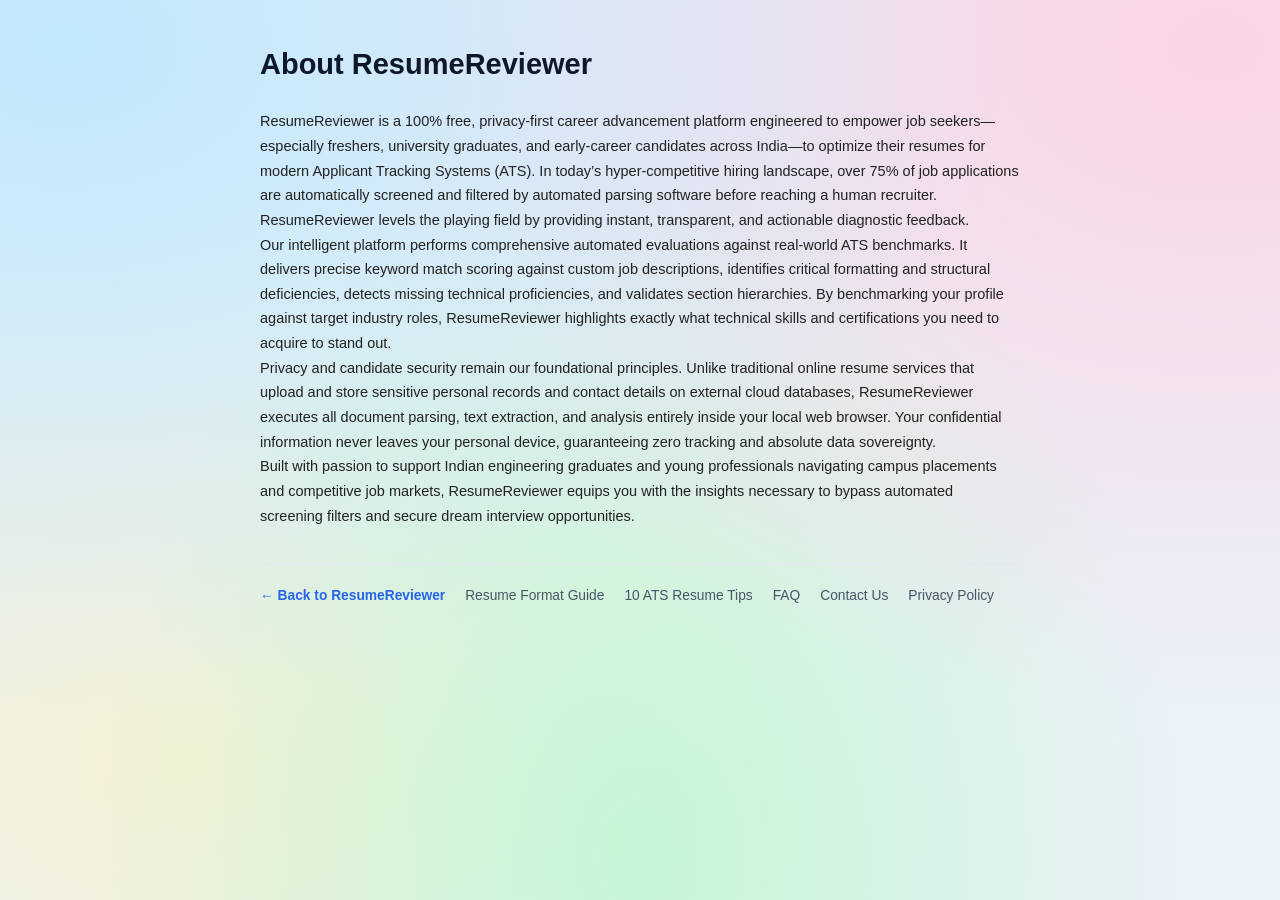
<file: about.html>
<!DOCTYPE html>
<html lang="en">
<head>
  <meta charset="UTF-8">
  <meta name="viewport" content="width=device-width, initial-scale=1.0" />
  <title>About - ResumeReviewer</title>
  <link rel="stylesheet" href="style.css" />
  <script async src="https://pagead2.googlesyndication.com/pagead/js/adsbygoogle.js?client=ca-pub-8290314052095151" crossorigin="anonymous"></script>
</head>
<body>
  <div style="max-width: 800px; margin: 40px auto; padding: 0 20px; font-family: -apple-system, BlinkMacSystemFont, 'Segoe UI', Roboto, Helvetica, Arial, sans-serif; line-height: 1.7; color: #222;">
    <h1 style="color: #0f172a; margin-bottom: 20px;">About ResumeReviewer</h1>

    <p>
      ResumeReviewer is a 100% free, privacy-first career advancement platform engineered to empower job seekers—especially freshers, university graduates, and early-career candidates across India—to optimize their resumes for modern Applicant Tracking Systems (ATS). In today’s hyper-competitive hiring landscape, over 75% of job applications are automatically screened and filtered by automated parsing software before reaching a human recruiter. ResumeReviewer levels the playing field by providing instant, transparent, and actionable diagnostic feedback.
    </p>

    <p>
      Our intelligent platform performs comprehensive automated evaluations against real-world ATS benchmarks. It delivers precise keyword match scoring against custom job descriptions, identifies critical formatting and structural deficiencies, detects missing technical proficiencies, and validates section hierarchies. By benchmarking your profile against target industry roles, ResumeReviewer highlights exactly what technical skills and certifications you need to acquire to stand out.
    </p>

    <p>
      Privacy and candidate security remain our foundational principles. Unlike traditional online resume services that upload and store sensitive personal records and contact details on external cloud databases, ResumeReviewer executes all document parsing, text extraction, and analysis entirely inside your local web browser. Your confidential information never leaves your personal device, guaranteeing zero tracking and absolute data sovereignty.
    </p>

    <p>
      Built with passion to support Indian engineering graduates and young professionals navigating campus placements and competitive job markets, ResumeReviewer equips you with the insights necessary to bypass automated screening filters and secure dream interview opportunities.
    </p>

    <div style="margin-top: 35px; padding-top: 20px; border-top: 1px solid #e2e8f0; display: flex; gap: 20px; flex-wrap: wrap; font-size: 0.95rem;">
      <a href="index.html" style="color: #2563eb; text-decoration: none; font-weight: 600;">&larr; Back to ResumeReviewer</a>
      <a href="resume-format-guide.html" style="color: #475569; text-decoration: none;">Resume Format Guide</a>
      <a href="resume-tips.html" style="color: #475569; text-decoration: none;">10 ATS Resume Tips</a>
      <a href="faq.html" style="color: #475569; text-decoration: none;">FAQ</a>
      <a href="contact.html" style="color: #475569; text-decoration: none;">Contact Us</a>
      <a href="privacy.html" style="color: #475569; text-decoration: none;">Privacy Policy</a>
    </div>
  </div>
</body>
</html>
</file>
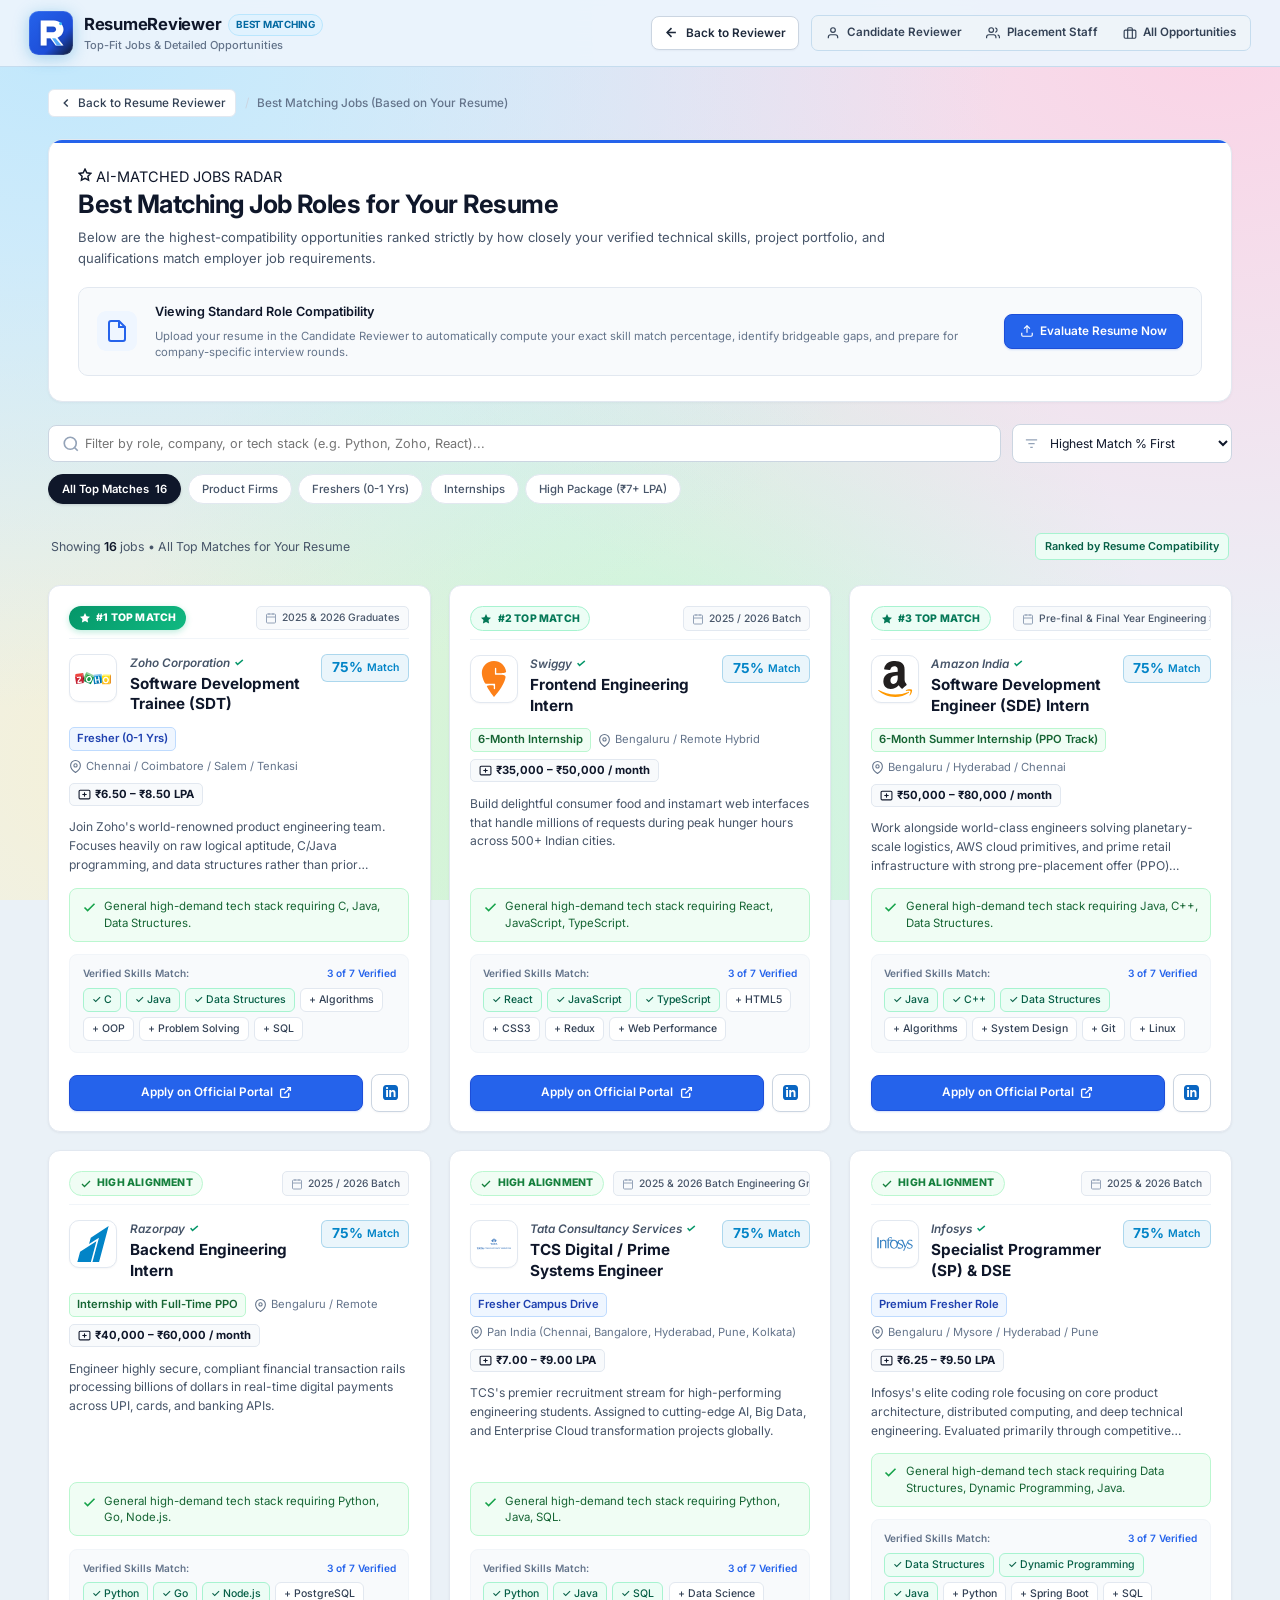
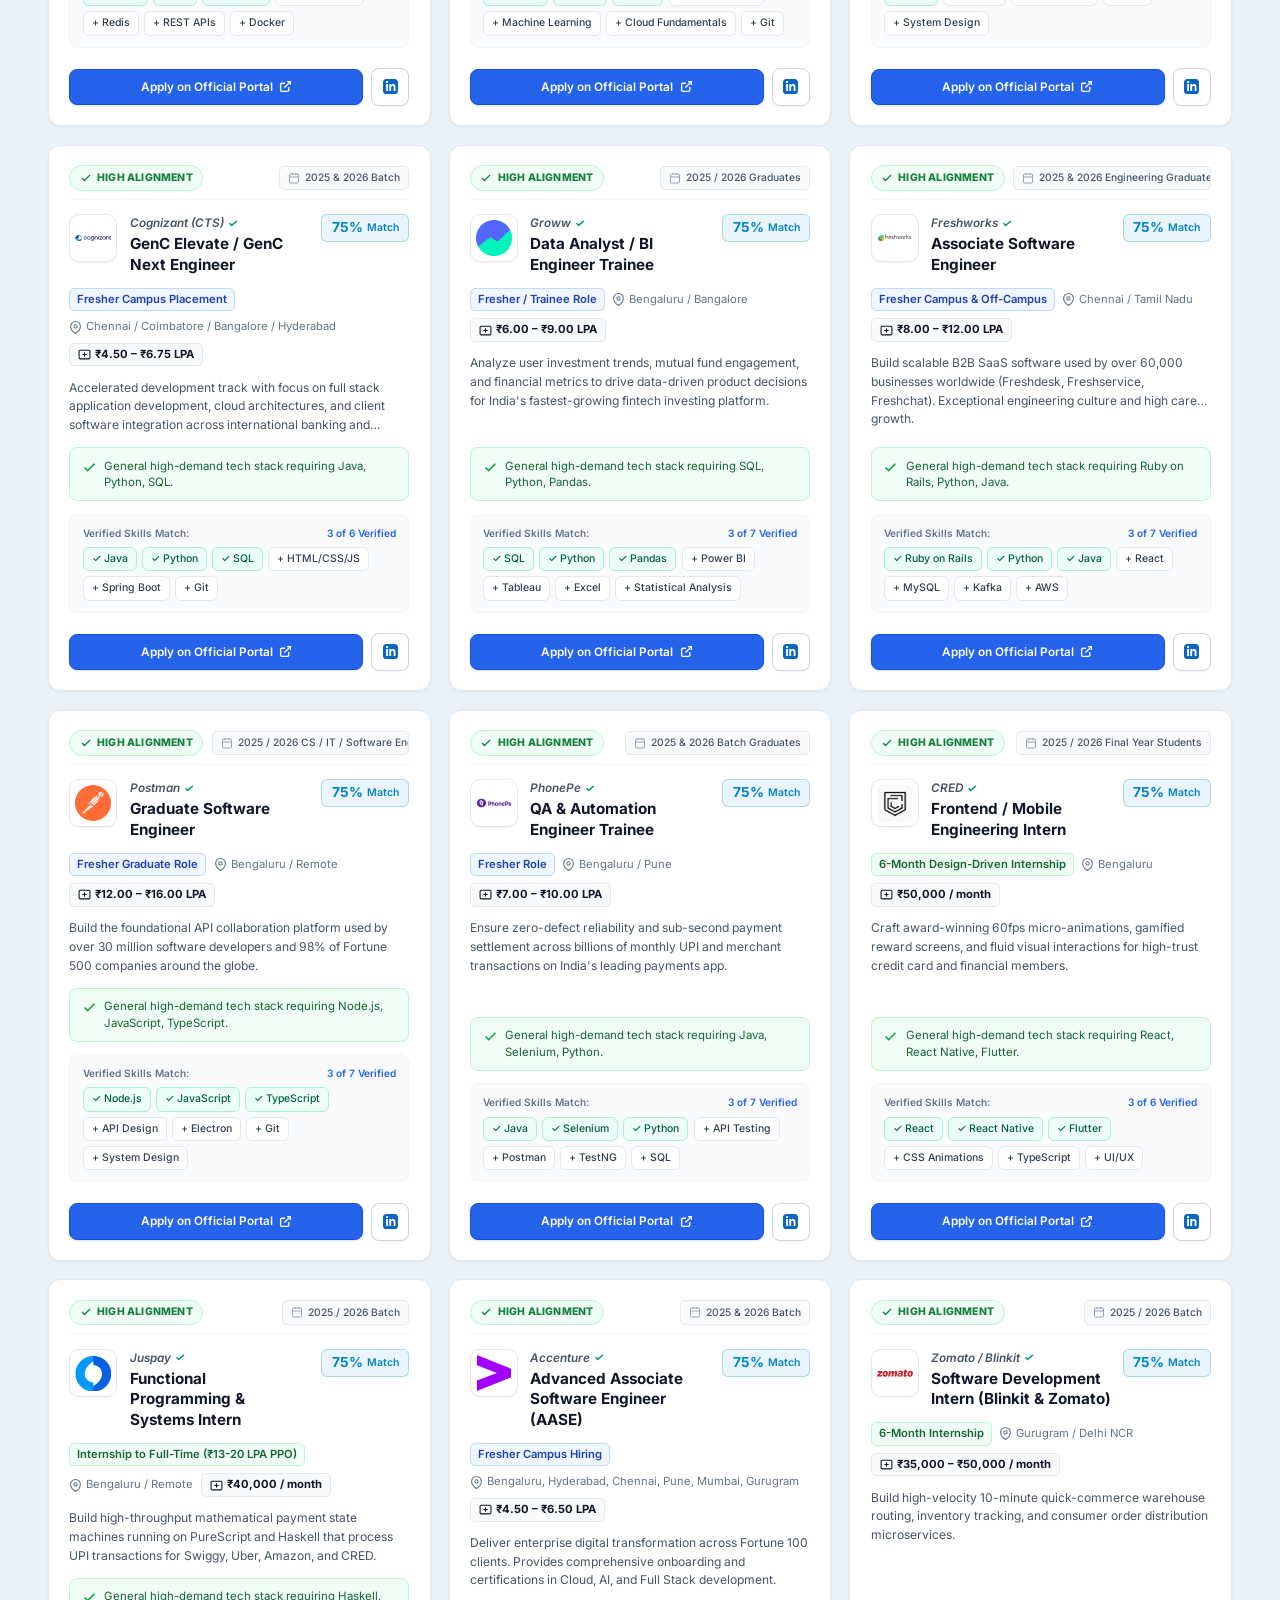
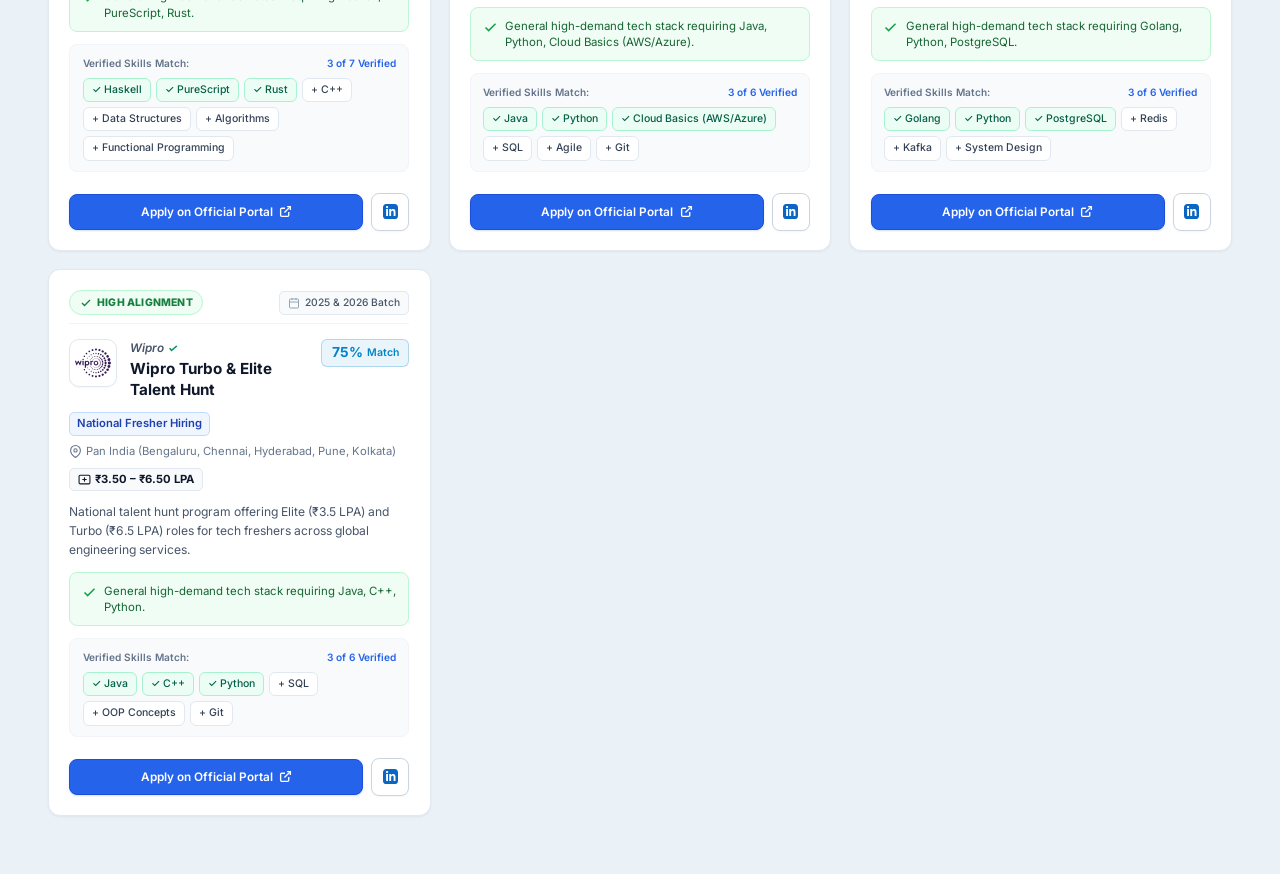
<file: best-matching.html>
<!DOCTYPE html>
<html lang="en">

<head>
  <meta charset="UTF-8" />
  <meta name="viewport" content="width=device-width, initial-scale=1.0, maximum-scale=1.0, user-scalable=no, viewport-fit=cover" />
  <meta name="theme-color" content="#ebf4fc" />
  <meta name="mobile-web-app-capable" content="yes" />
  <meta name="apple-mobile-web-app-capable" content="yes" />
  <meta name="apple-mobile-web-app-status-bar-style" content="default" />
  <title>Best Matching Jobs Based on Your Resume — ResumeReviewer</title>
  <link rel="icon" type="image/svg+xml" href="assets/favicon.svg" />
  <link rel="alternate icon" type="image/png" href="assets/logo.png" />
  <link rel="stylesheet" href="style.css" />
  <!-- Google Fonts -->
  <link rel="preconnect" href="https://fonts.googleapis.com" />
  <link rel="preconnect" href="https://fonts.gstatic.com" crossorigin />
  <link
    href="https://fonts.googleapis.com/css2?family=Inter:wght@300;400;500;600;700;800&family=Space+Grotesk:wght@600;700;800&family=Outfit:wght@600;700;800&display=swap"
    rel="stylesheet" />
</head>

<body>

  <!-- HEADER -->
  <header class="header">
    <div class="header-brand">
      <div class="logo-icon" title="ResumeReviewer">
        <img src="assets/logo.svg" alt="ResumeReviewer Logo" width="44" height="44" class="brand-logo-img" />
      </div>
      <div>
        <h1 class="brand-name">ResumeReviewer<span class="portal-tag" style="background:#e0f2fe; color:#0369a1; border-color:#bae6fd;">Best Matching</span></h1>
        <span class="brand-tag">Top-Fit Jobs &amp; Detailed Opportunities</span>
      </div>
    </div>

    <div class="header-actions">
      <!-- Back to Reviewer / Previous Page Button -->
      <a href="index.html" class="portal-nav-btn back-to-reviewer-btn" id="headerBackToReviewerBtn" title="Back to Resume Reviewer &amp; Analysis Report">
        <svg width="15" height="15" viewBox="0 0 24 24" fill="none" stroke="currentColor" stroke-width="2.5">
          <line x1="19" y1="12" x2="5" y2="12"></line>
          <polyline points="12 19 5 12 12 5"></polyline>
        </svg>
        <span class="btn-text-full">Back to Reviewer</span>
        <span class="btn-text-mobile">Back</span>
      </a>

      <!-- Platform Switcher Navigation -->
      <div class="portal-nav-switcher">
        <a href="index.html" class="portal-nav-btn link-btn" title="Switch to Student Individual Resume Reviewer">
          <svg width="14" height="14" viewBox="0 0 24 24" fill="none" stroke="currentColor" stroke-width="2">
            <path d="M20 21v-2a4 4 0 0 0-4-4H8a4 4 0 0 0-4 4v2" />
            <circle cx="12" cy="7" r="4" />
          </svg>
          <span class="nav-text-full">Candidate Reviewer</span>
          <span class="nav-text-mobile">Candidate</span>
        </a>
        <a href="staff.html" class="portal-nav-btn link-btn"
          title="Switch to Placement Staff Classroom Batch Evaluation (60+ Resumes)">
          <svg width="14" height="14" viewBox="0 0 24 24" fill="none" stroke="currentColor" stroke-width="2">
            <path d="M17 21v-2a4 4 0 0 0-4-4H5a4 4 0 0 0-4 4v2" />
            <circle cx="9" cy="7" r="4" />
            <path d="M23 21v-2a4 4 0 0 0-3-3.87" />
            <path d="M16 3.13a4 4 0 0 1 0 7.75" />
          </svg>
          <span class="nav-text-full">Placement Staff</span>
          <span class="nav-text-mobile">Staff</span>
        </a>
        <a href="opportunities.html" class="portal-nav-btn link-btn" title="Explore All Opportunities & Placement Drives">
          <svg width="14" height="14" viewBox="0 0 24 24" fill="none" stroke="currentColor" stroke-width="2">
            <rect x="2" y="7" width="20" height="14" rx="2" ry="2" />
            <path d="M16 21V5a2 2 0 0 0-2-2h-4a2 2 0 0 0-2 2v16" />
          </svg>
          <span class="nav-text-full">All Opportunities</span>
          <span class="nav-text-mobile">All Jobs</span>
        </a>
      </div>
    </div>
  </header>

  <!-- MAIN CONTAINER -->
  <main class="opp-main-container">

    <!-- BREADCRUMB & RETURN LINK -->
    <div class="opp-breadcrumb-nav">
      <a href="index.html" class="opp-breadcrumb-link" title="Return to Candidate Resume Analysis">
        <svg width="14" height="14" viewBox="0 0 24 24" fill="none" stroke="currentColor" stroke-width="2.5"><polyline points="15 18 9 12 15 6"/></svg>
        <span>Back to Resume Reviewer</span>
      </a>
      <span class="opp-breadcrumb-divider">/</span>
      <span class="opp-breadcrumb-current">Best Matching Jobs (Based on Your Resume)</span>
    </div>

    <!-- CANDIDATE PROFILE HERO BANNER -->
    <section class="opp-hero-card">
      <div class="opp-hero-content">
        <div class="opp-hero-badge">
          <svg width="14" height="14" viewBox="0 0 24 24" fill="none" stroke="currentColor" stroke-width="2.5">
            <polygon points="12 2 15.09 8.26 22 9.27 17 14.14 18.18 21.02 12 17.77 5.82 21.02 7 14.14 2 9.27 8.91 8.26 12 2"></polygon>
          </svg>
          <span>AI-MATCHED JOBS RADAR</span>
        </div>
        <h2 class="opp-hero-title">Best Matching Job Roles for Your Resume</h2>
        <p class="opp-hero-desc">
          Below are the highest-compatibility opportunities ranked strictly by how closely your verified technical skills, project portfolio, and qualifications match employer job requirements.
        </p>

        <!-- Candidate Resume Match Details Container -->
        <div class="opp-resume-match-bar" id="bestMatchHeroBar">
          <!-- Dynamically populated by best-matching.js -->
        </div>
      </div>
    </section>

    <!-- SEARCH, FILTER & SORT BAR -->
    <section class="opp-filter-section">
      <div class="opp-search-box">
        <div class="search-input-wrap">
          <svg width="18" height="18" viewBox="0 0 24 24" fill="none" stroke="currentColor" stroke-width="2.2">
            <circle cx="11" cy="11" r="8"></circle>
            <line x1="21" y1="21" x2="16.65" y2="16.65"></line>
          </svg>
          <input type="text" id="bestMatchSearchInput" placeholder="Filter by role, company, or tech stack (e.g. Python, Zoho, React)..." />
        </div>

        <div class="location-select-wrap">
          <svg width="15" height="15" viewBox="0 0 24 24" fill="none" stroke="currentColor" stroke-width="2">
            <path d="M3 6h18M7 12h10M10 18h4"></path>
          </svg>
          <select id="bestMatchSortSelect" aria-label="Sort matching opportunities">
            <option value="match" selected>Highest Match % First</option>
            <option value="stipend">Highest CTC / Package</option>
            <option value="recent">Most Recently Updated</option>
          </select>
        </div>
      </div>

      <!-- Category Filter Tabs -->
      <div class="opp-category-tabs" id="bestMatchCategoryTabs">
        <button class="opp-tab active" data-category="all">
          <span>All Top Matches</span>
          <span class="tab-count" id="allCount">16</span>
        </button>
        <button class="opp-tab" data-category="product">
          <span>Product Firms</span>
        </button>
        <button class="opp-tab" data-category="fresher">
          <span>Freshers (0-1 Yrs)</span>
        </button>
        <button class="opp-tab" data-category="internship">
          <span>Internships</span>
        </button>
        <button class="opp-tab" data-category="high-package">
          <span>High Package (₹7+ LPA)</span>
        </button>
      </div>
    </section>

    <!-- Listings Summary Bar -->
    <div class="listings-header-row">
      <span class="listings-stat-label">
        Showing <strong id="visibleJobsCount" class="filter-highlight">0</strong> jobs &bull; <span id="bestMatchFilterLabel">All Top Matches for Your Resume</span>
      </span>
      <span class="active-query-tag" style="background:#ecfdf5; color:#065f46; border-color:#a7f3d0; font-weight:600;">
        Ranked by Resume Compatibility
      </span>
    </div>

    <!-- BEST MATCHING JOBS GRID -->
    <div class="opp-jobs-grid" id="bestMatchJobsGrid">
      <!-- Dynamically populated with detailed job cards by best-matching.js -->
    </div>

    <!-- EMPTY STATE -->
    <div class="opp-empty-state hidden" id="bestMatchEmptyState">
      <div class="empty-icon-wrap">
        <svg width="48" height="48" viewBox="0 0 24 24" fill="none" stroke="#64748b" stroke-width="1.5">
          <circle cx="11" cy="11" r="8"></circle>
          <line x1="21" y1="21" x2="16.65" y2="16.65"></line>
        </svg>
      </div>
      <h3 class="empty-title">No matching jobs found</h3>
      <p class="empty-desc">Try clearing your search query or selecting "All Top Matches" to view all available roles.</p>
      <button class="empty-reset-btn" id="resetBestMatchFiltersBtn">Reset Filters</button>
    </div>

  </main>

  <!-- ROLE INTELLIGENCE & INTERVIEW PREP MODAL -->
  <div class="modal-backdrop hidden" id="roleIntelligenceModal">
    <div class="modal-dialog role-intel-dialog">
      <div class="modal-header">
        <div class="modal-title-wrap">
          <span class="modal-badge-pill" id="intelRoleCategory">Candidate Preparation Dossier</span>
          <h3 class="modal-title" id="intelRoleTitle">Interview Process &amp; Role Guide</h3>
          <span class="modal-subtitle" id="intelCompanyName">Target Company Insights</span>
        </div>
        <button class="modal-close-btn" id="closeIntelModalBtn" title="Close modal">&times;</button>
      </div>

      <div class="modal-body role-intel-body" id="intelModalBody">
        <!-- Dynamic content injected by best-matching.js -->
      </div>

      <div class="modal-footer">
        <button class="btn-modal-dismiss" id="dismissIntelModalBtn">Close Guide</button>
        <button class="btn-modal-action" id="tailorResumeBtn" title="Tailor your resume for this role">
          <svg width="15" height="15" viewBox="0 0 24 24" fill="none" stroke="currentColor" stroke-width="2"><path d="M12 20h9"/><path d="M16.5 3.5a2.121 2.121 0 0 1 3 3L7 19l-4 1 1-4L16.5 3.5z"/></svg>
          Tailor Resume for this Role in Reviewer
        </button>
      </div>
    </div>
  </div>

  <!-- TOAST CONTAINER -->
  <div id="toastContainer" class="toast-container"></div>

  <!-- SCRIPT -->
  <script type="module" src="best-matching.js"></script>
</body>

</html>
</file>
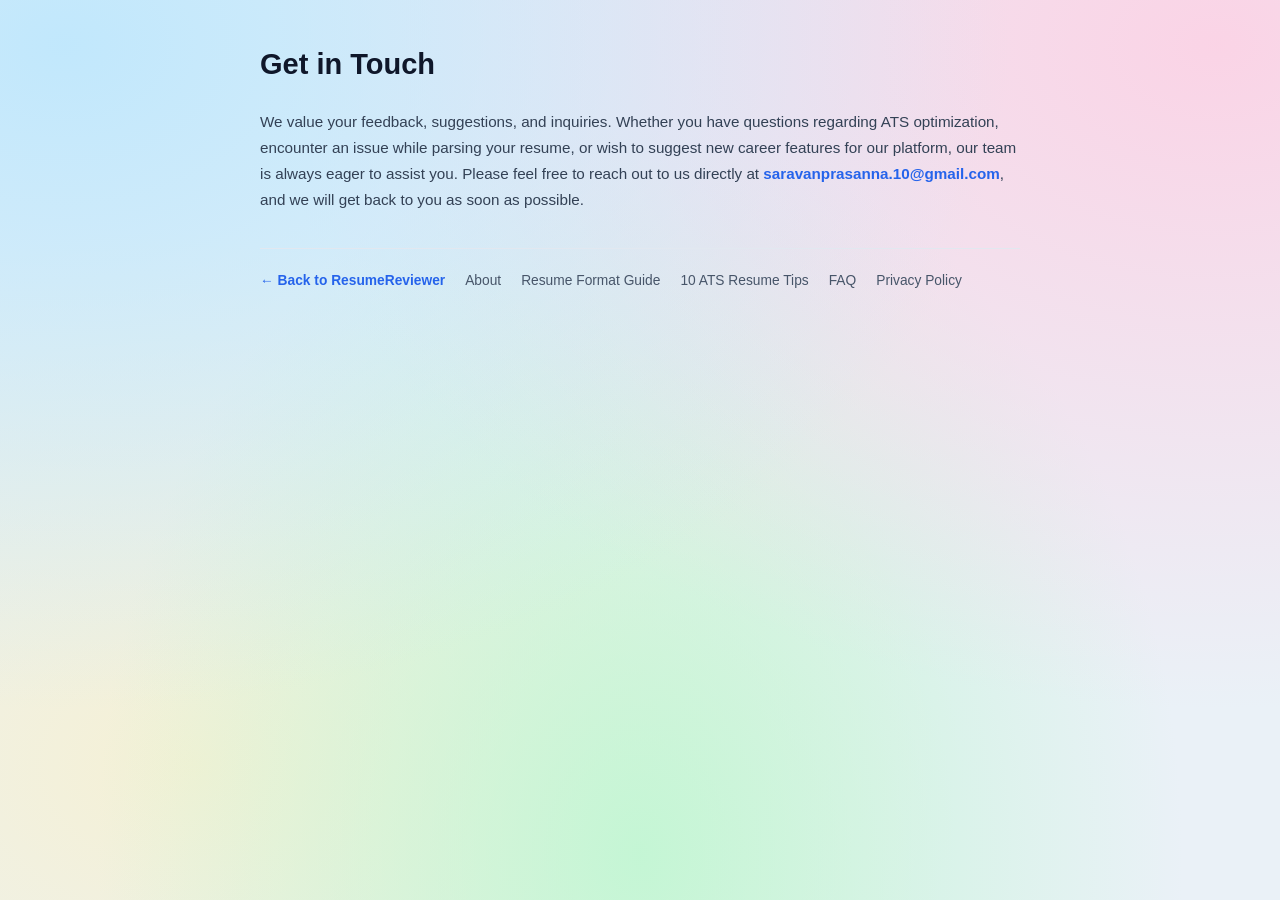
<file: contact.html>
<!DOCTYPE html>
<html lang="en">
<head>
  <meta charset="UTF-8">
  <meta name="viewport" content="width=device-width, initial-scale=1.0" />
  <title>Contact - ResumeReviewer</title>
  <link rel="stylesheet" href="style.css" />
  <script async src="https://pagead2.googlesyndication.com/pagead/js/adsbygoogle.js?client=ca-pub-8290314052095151" crossorigin="anonymous"></script>
</head>
<body>
  <div style="max-width: 800px; margin: 40px auto; padding: 0 20px; font-family: -apple-system, BlinkMacSystemFont, 'Segoe UI', Roboto, Helvetica, Arial, sans-serif; line-height: 1.7; color: #222;">
    <h1 style="color: #0f172a; margin-bottom: 20px;">Get in Touch</h1>
    
    <p style="font-size: 1.05rem; color: #334155; margin-bottom: 25px;">
      We value your feedback, suggestions, and inquiries. Whether you have questions regarding ATS optimization, encounter an issue while parsing your resume, or wish to suggest new career features for our platform, our team is always eager to assist you. Please feel free to reach out to us directly at <a href="mailto:saravanprasanna.10@gmail.com" style="color: #2563eb; font-weight: 600; text-decoration: none;">saravanprasanna.10@gmail.com</a>, and we will get back to you as soon as possible.
    </p>

    <div style="margin-top: 35px; padding-top: 20px; border-top: 1px solid #e2e8f0; display: flex; gap: 20px; flex-wrap: wrap; font-size: 0.95rem;">
      <a href="index.html" style="color: #2563eb; text-decoration: none; font-weight: 600;">&larr; Back to ResumeReviewer</a>
      <a href="about.html" style="color: #475569; text-decoration: none;">About</a>
      <a href="resume-format-guide.html" style="color: #475569; text-decoration: none;">Resume Format Guide</a>
      <a href="resume-tips.html" style="color: #475569; text-decoration: none;">10 ATS Resume Tips</a>
      <a href="faq.html" style="color: #475569; text-decoration: none;">FAQ</a>
      <a href="privacy.html" style="color: #475569; text-decoration: none;">Privacy Policy</a>
    </div>
  </div>
</body>
</html>
</file>
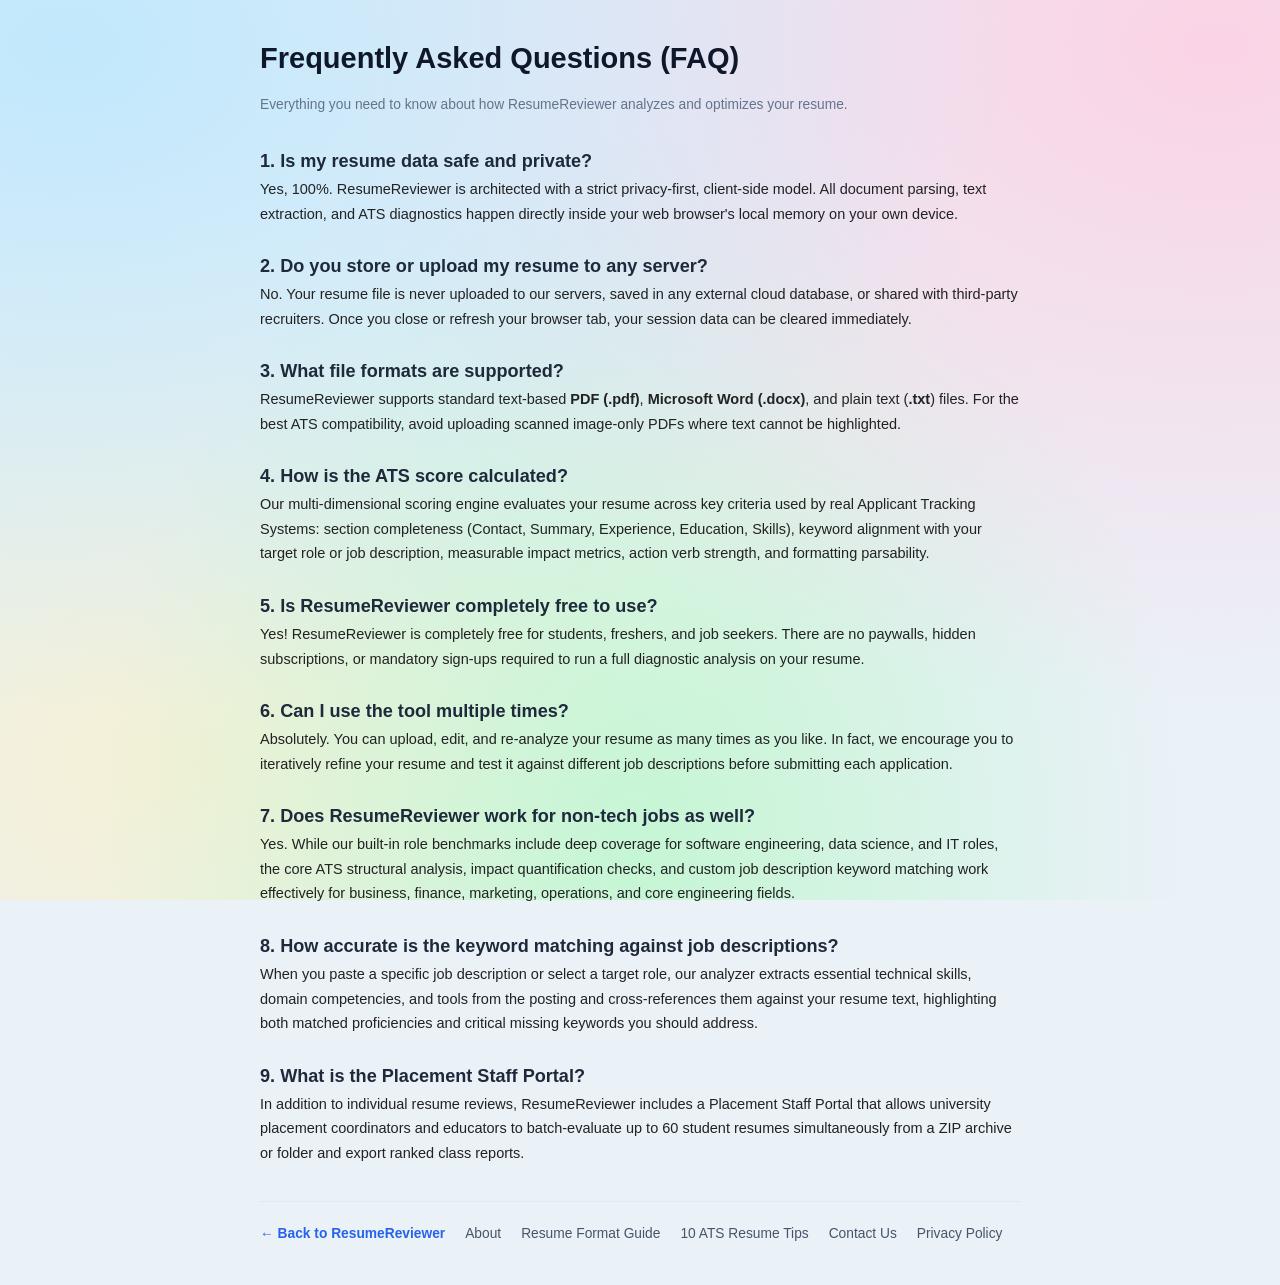
<file: faq.html>
<!DOCTYPE html>
<html lang="en">
<head>
  <meta charset="UTF-8">
  <meta name="viewport" content="width=device-width, initial-scale=1.0" />
  <title>Frequently Asked Questions - ResumeReviewer</title>
  <link rel="stylesheet" href="style.css" />
  <script async src="https://pagead2.googlesyndication.com/pagead/js/adsbygoogle.js?client=ca-pub-8290314052095151" crossorigin="anonymous"></script>
</head>
<body>
  <div style="max-width: 800px; margin: 40px auto; padding: 0 20px; font-family: -apple-system, BlinkMacSystemFont, 'Segoe UI', Roboto, Helvetica, Arial, sans-serif; line-height: 1.7; color: #222;">
    <h1 style="color: #0f172a; margin-bottom: 15px; font-size: 2rem; line-height: 1.3;">Frequently Asked Questions (FAQ)</h1>
    <p style="color: #64748b; font-size: 0.95rem; margin-bottom: 30px;">Everything you need to know about how ResumeReviewer analyzes and optimizes your resume.</p>

    <h2 style="color: #1e293b; font-size: 1.25rem; margin-top: 25px;">1. Is my resume data safe and private?</h2>
    <p>
      Yes, 100%. ResumeReviewer is architected with a strict privacy-first, client-side model. All document parsing, text extraction, and ATS diagnostics happen directly inside your web browser's local memory on your own device.
    </p>

    <h2 style="color: #1e293b; font-size: 1.25rem; margin-top: 25px;">2. Do you store or upload my resume to any server?</h2>
    <p>
      No. Your resume file is never uploaded to our servers, saved in any external cloud database, or shared with third-party recruiters. Once you close or refresh your browser tab, your session data can be cleared immediately.
    </p>

    <h2 style="color: #1e293b; font-size: 1.25rem; margin-top: 25px;">3. What file formats are supported?</h2>
    <p>
      ResumeReviewer supports standard text-based <strong>PDF (.pdf)</strong>, <strong>Microsoft Word (.docx)</strong>, and plain text (<strong>.txt</strong>) files. For the best ATS compatibility, avoid uploading scanned image-only PDFs where text cannot be highlighted.
    </p>

    <h2 style="color: #1e293b; font-size: 1.25rem; margin-top: 25px;">4. How is the ATS score calculated?</h2>
    <p>
      Our multi-dimensional scoring engine evaluates your resume across key criteria used by real Applicant Tracking Systems: section completeness (Contact, Summary, Experience, Education, Skills), keyword alignment with your target role or job description, measurable impact metrics, action verb strength, and formatting parsability.
    </p>

    <h2 style="color: #1e293b; font-size: 1.25rem; margin-top: 25px;">5. Is ResumeReviewer completely free to use?</h2>
    <p>
      Yes! ResumeReviewer is completely free for students, freshers, and job seekers. There are no paywalls, hidden subscriptions, or mandatory sign-ups required to run a full diagnostic analysis on your resume.
    </p>

    <h2 style="color: #1e293b; font-size: 1.25rem; margin-top: 25px;">6. Can I use the tool multiple times?</h2>
    <p>
      Absolutely. You can upload, edit, and re-analyze your resume as many times as you like. In fact, we encourage you to iteratively refine your resume and test it against different job descriptions before submitting each application.
    </p>

    <h2 style="color: #1e293b; font-size: 1.25rem; margin-top: 25px;">7. Does ResumeReviewer work for non-tech jobs as well?</h2>
    <p>
      Yes. While our built-in role benchmarks include deep coverage for software engineering, data science, and IT roles, the core ATS structural analysis, impact quantification checks, and custom job description keyword matching work effectively for business, finance, marketing, operations, and core engineering fields.
    </p>

    <h2 style="color: #1e293b; font-size: 1.25rem; margin-top: 25px;">8. How accurate is the keyword matching against job descriptions?</h2>
    <p>
      When you paste a specific job description or select a target role, our analyzer extracts essential technical skills, domain competencies, and tools from the posting and cross-references them against your resume text, highlighting both matched proficiencies and critical missing keywords you should address.
    </p>

    <h2 style="color: #1e293b; font-size: 1.25rem; margin-top: 25px;">9. What is the Placement Staff Portal?</h2>
    <p>
      In addition to individual resume reviews, ResumeReviewer includes a Placement Staff Portal that allows university placement coordinators and educators to batch-evaluate up to 60 student resumes simultaneously from a ZIP archive or folder and export ranked class reports.
    </p>

    <div style="margin-top: 35px; padding-top: 20px; border-top: 1px solid #e2e8f0; display: flex; gap: 20px; flex-wrap: wrap; font-size: 0.95rem;">
      <a href="index.html" style="color: #2563eb; text-decoration: none; font-weight: 600;">&larr; Back to ResumeReviewer</a>
      <a href="about.html" style="color: #475569; text-decoration: none;">About</a>
      <a href="resume-format-guide.html" style="color: #475569; text-decoration: none;">Resume Format Guide</a>
      <a href="resume-tips.html" style="color: #475569; text-decoration: none;">10 ATS Resume Tips</a>
      <a href="contact.html" style="color: #475569; text-decoration: none;">Contact Us</a>
      <a href="privacy.html" style="color: #475569; text-decoration: none;">Privacy Policy</a>
    </div>
  </div>
</body>
</html>
</file>
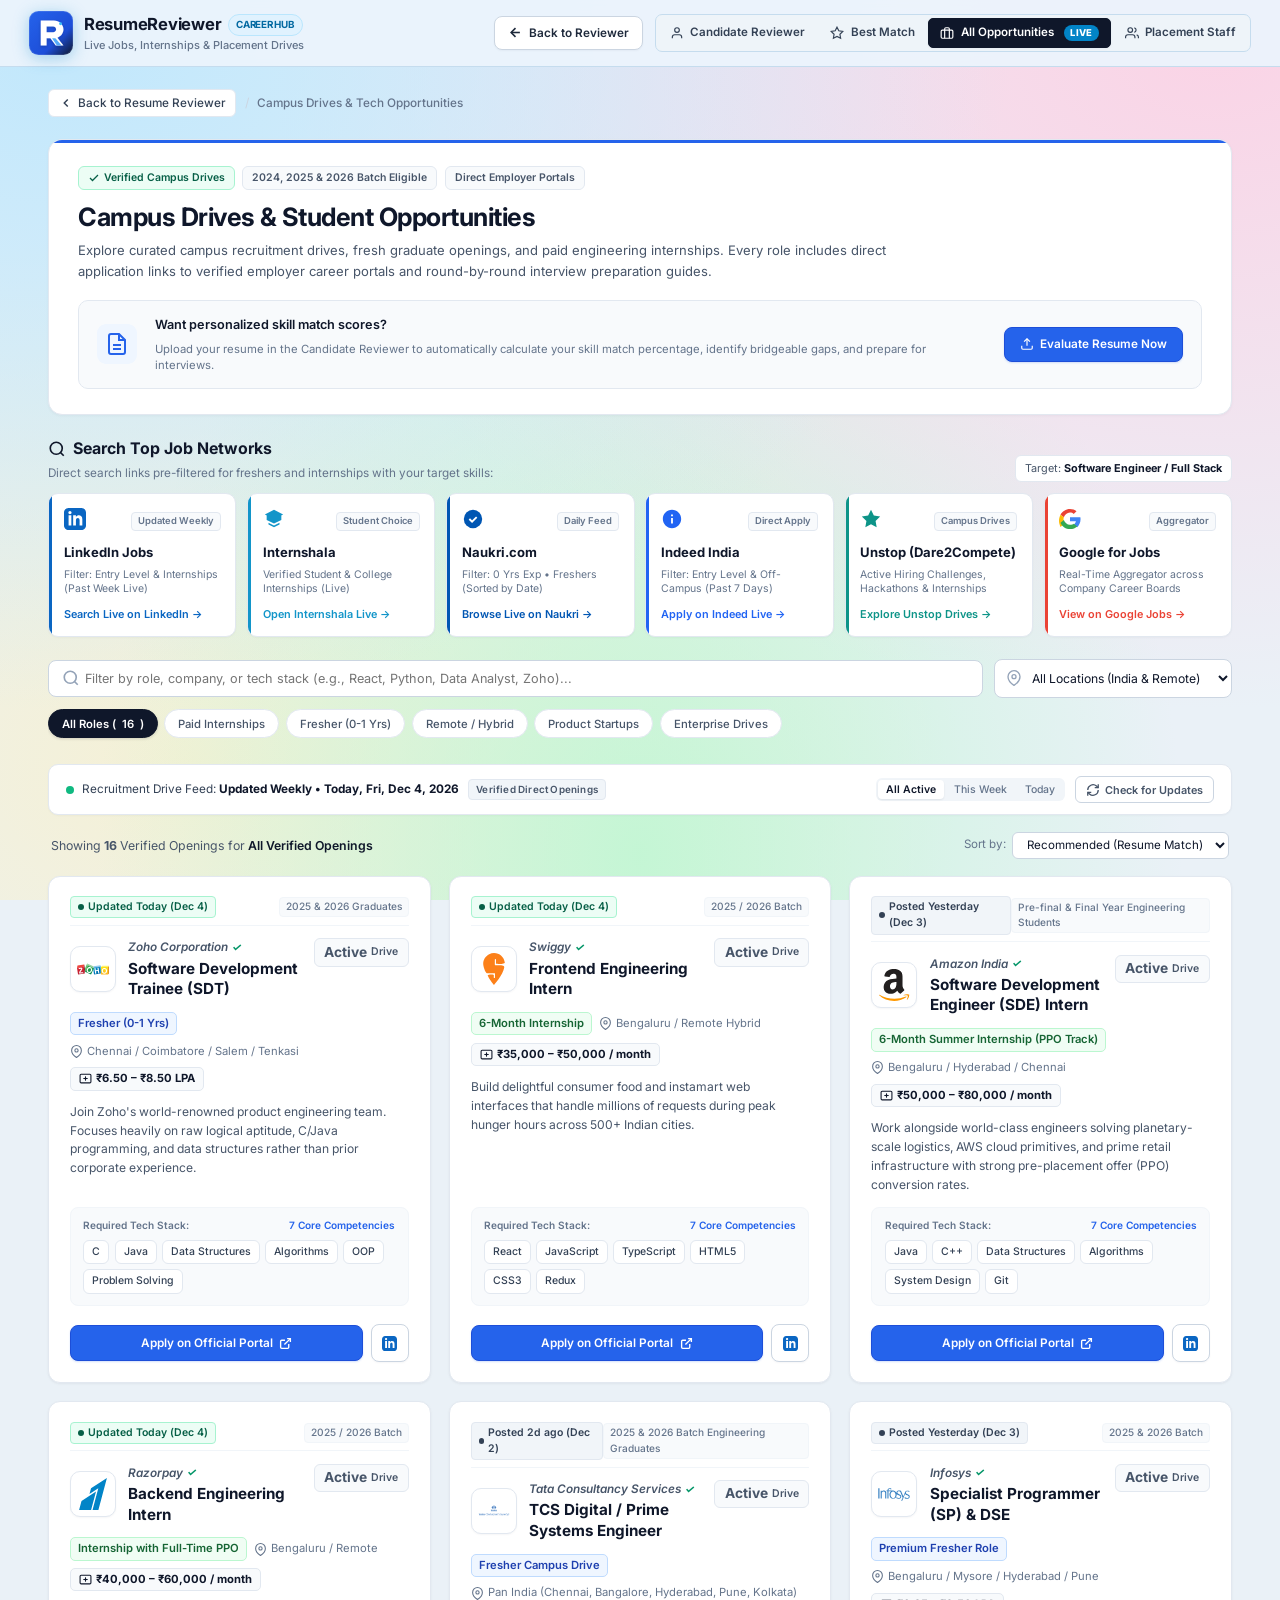
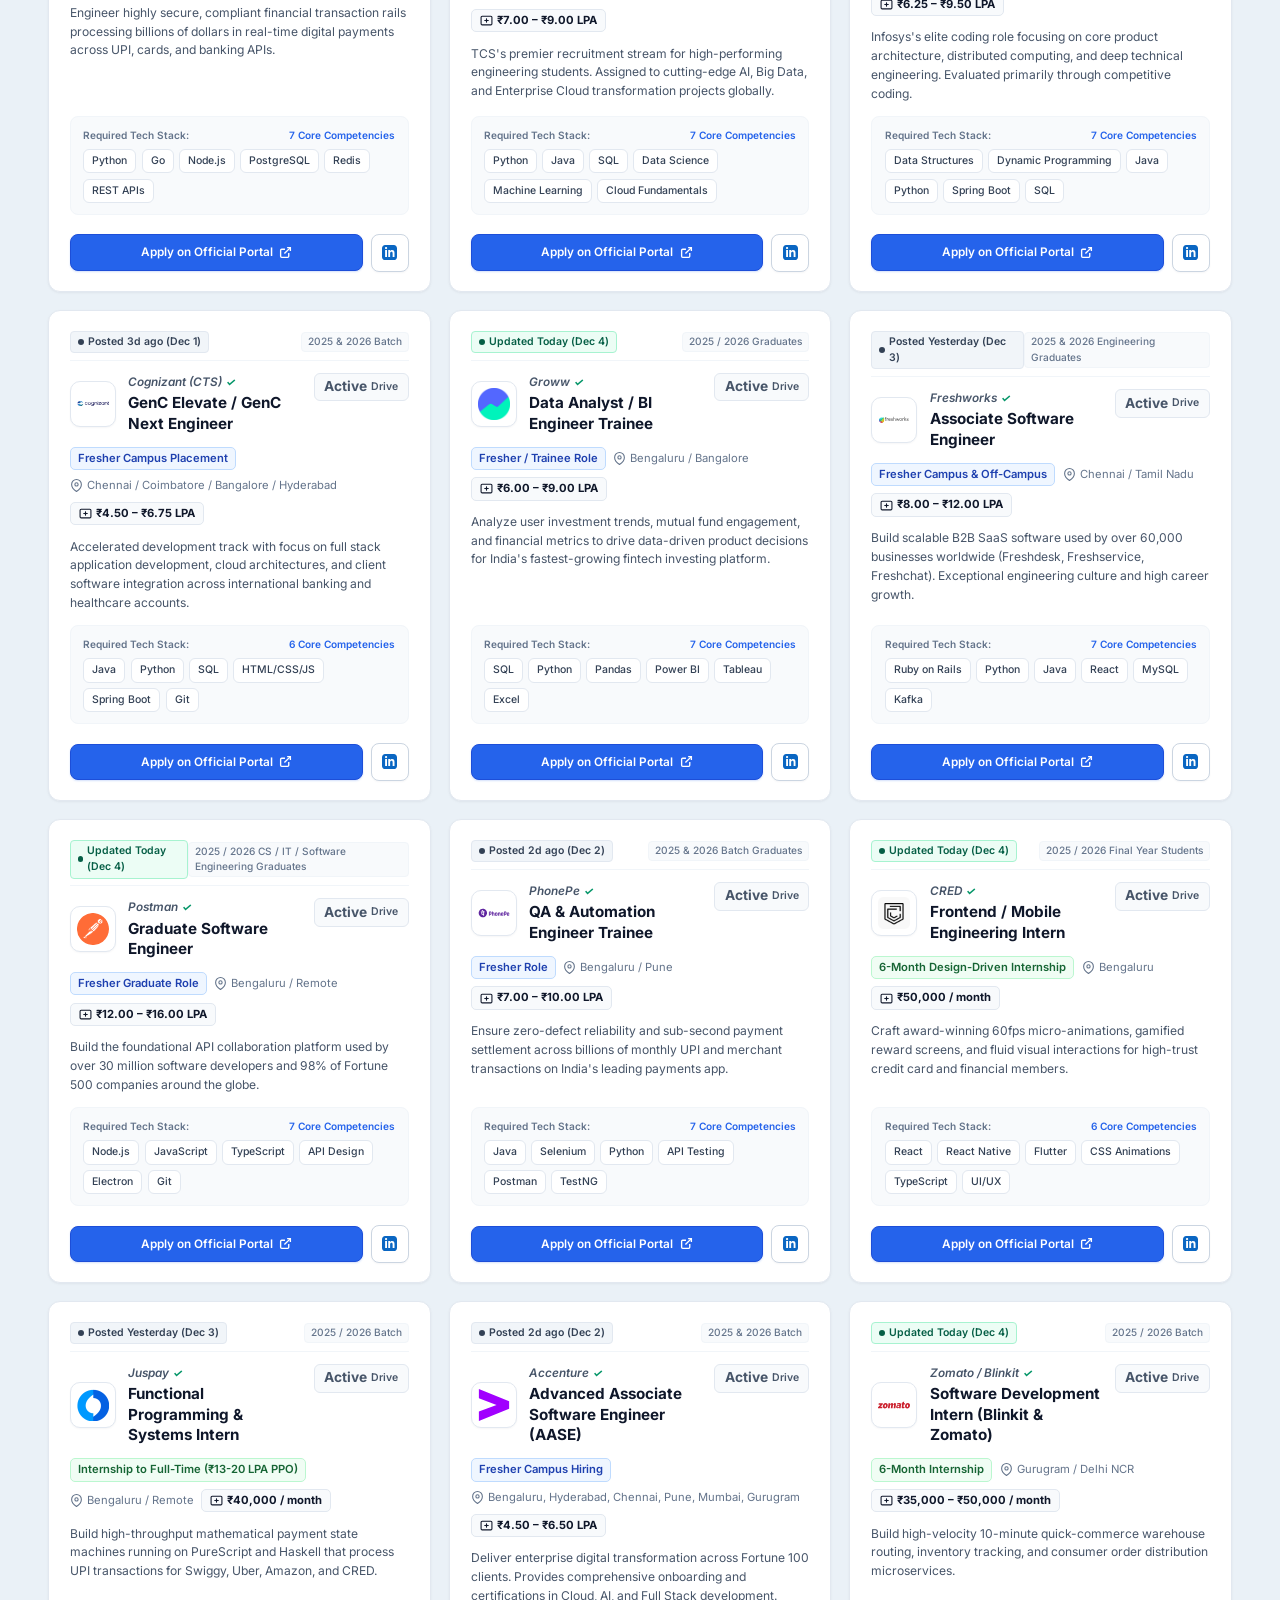
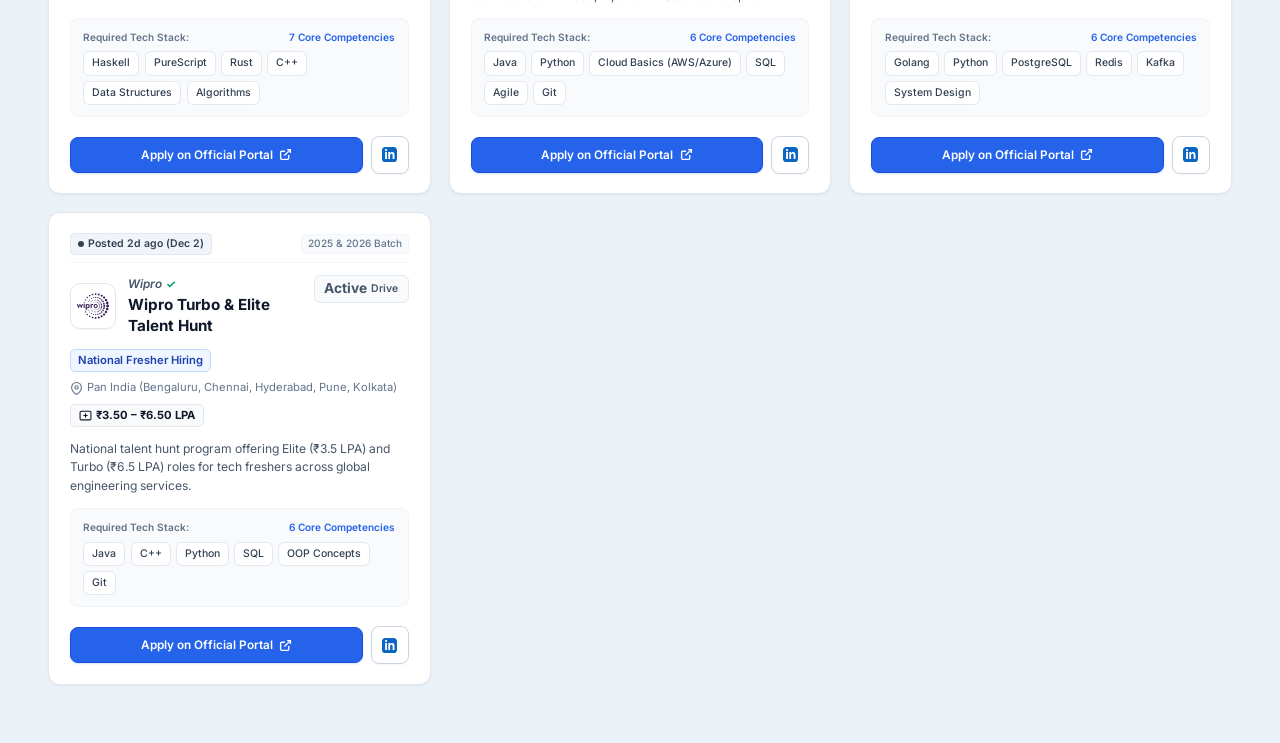
<file: opportunities.html>
<!DOCTYPE html>
<html lang="en">

<head>
  <meta charset="UTF-8" />
  <meta name="viewport" content="width=device-width, initial-scale=1.0, maximum-scale=1.0, user-scalable=no, viewport-fit=cover" />
  <meta name="theme-color" content="#ebf4fc" />
  <meta name="mobile-web-app-capable" content="yes" />
  <meta name="apple-mobile-web-app-capable" content="yes" />
  <meta name="apple-mobile-web-app-status-bar-style" content="default" />
  <title>Live Jobs &amp; Internships Match Hub — ResumeReviewer</title>
  <link rel="icon" type="image/svg+xml" href="assets/favicon.svg" />
  <link rel="alternate icon" type="image/png" href="assets/logo.png" />
  <link rel="stylesheet" href="style.css" />
  <!-- Google Fonts -->
  <link rel="preconnect" href="https://fonts.googleapis.com" />
  <link rel="preconnect" href="https://fonts.gstatic.com" crossorigin />
  <link
    href="https://fonts.googleapis.com/css2?family=Inter:wght@300;400;500;600;700;800&family=Space+Grotesk:wght@600;700;800&family=Outfit:wght@600;700;800&display=swap"
    rel="stylesheet" />
  <!-- Google AdSense -->
  <script async src="https://pagead2.googlesyndication.com/pagead/js/adsbygoogle.js?client=ca-pub-8290314052095151"
    crossorigin="anonymous"></script>
</head>

<body>

  <!-- HEADER -->
  <header class="header">
    <div class="header-brand">
      <div class="logo-icon" title="ResumeReviewer">
        <img src="assets/logo.svg" alt="ResumeReviewer Logo" width="44" height="44" class="brand-logo-img" />
      </div>
      <div>
        <h1 class="brand-name">ResumeReviewer<span class="portal-tag" style="background:#e0f2fe; color:#0369a1; border-color:#bae6fd;">Career Hub</span></h1>
        <span class="brand-tag">Live Jobs, Internships &amp; Placement Drives</span>
      </div>
    </div>

    <div class="header-actions">
      <!-- Back to Reviewer / Previous Page Button -->
      <a href="index.html" class="portal-nav-btn back-to-reviewer-btn" id="headerBackToReviewerBtn" title="Back to Resume Reviewer &amp; Analysis Report">
        <svg width="15" height="15" viewBox="0 0 24 24" fill="none" stroke="currentColor" stroke-width="2.5">
          <line x1="19" y1="12" x2="5" y2="12"></line>
          <polyline points="12 19 5 12 12 5"></polyline>
        </svg>
        <span class="btn-text-full">Back to Reviewer</span>
        <span class="btn-text-mobile">Back</span>
      </a>

      <!-- Platform Switcher Navigation -->
      <div class="portal-nav-switcher">
        <a href="index.html" class="portal-nav-btn link-btn" title="Switch to Student Individual Resume Reviewer">
          <svg width="14" height="14" viewBox="0 0 24 24" fill="none" stroke="currentColor" stroke-width="2">
            <path d="M20 21v-2a4 4 0 0 0-4-4H8a4 4 0 0 0-4 4v2" />
            <circle cx="12" cy="7" r="4" />
          </svg>
          <span class="nav-text-full">Candidate Reviewer</span>
          <span class="nav-text-mobile">Reviewer</span>
        </a>
        <a href="best-matching.html" class="portal-nav-btn link-btn" title="Your Best Matching Jobs Based on Resume">
          <svg width="14" height="14" viewBox="0 0 24 24" fill="none" stroke="currentColor" stroke-width="2">
            <polygon points="12 2 15.09 8.26 22 9.27 17 14.14 18.18 21.02 12 17.77 5.82 21.02 7 14.14 2 9.27 8.91 8.26 12 2" />
          </svg>
          <span class="nav-text-full">Best Match</span>
          <span class="nav-text-mobile">Best Match</span>
        </a>
        <span class="portal-nav-btn active opp-active" title="Live Jobs & Internships Match Hub">
          <svg width="14" height="14" viewBox="0 0 24 24" fill="none" stroke="currentColor" stroke-width="2">
            <rect x="2" y="7" width="20" height="14" rx="2" ry="2" />
            <path d="M16 21V5a2 2 0 0 0-2-2h-4a2 2 0 0 0-2 2v16" />
          </svg>
          <span class="nav-text-full">All Opportunities</span>
          <span class="nav-text-mobile">All Jobs</span>
          <span class="nav-pill-badge pulse-badge">Live</span>
        </span>
        <a href="staff.html" class="portal-nav-btn link-btn"
          title="Switch to Placement Staff Classroom Batch Evaluation (60+ Resumes)">
          <svg width="14" height="14" viewBox="0 0 24 24" fill="none" stroke="currentColor" stroke-width="2">
            <path d="M17 21v-2a4 4 0 0 0-4-4H5a4 4 0 0 0-4 4v2" />
            <circle cx="9" cy="7" r="4" />
            <path d="M23 21v-2a4 4 0 0 0-3-3.87" />
            <path d="M16 3.13a4 4 0 0 1 0 7.75" />
          </svg>
          <span class="nav-text-full">Placement Staff</span>
          <span class="nav-text-mobile">Staff</span>
        </a>
      </div>
    </div>
  </header>

  <!-- MAIN WRAPPER -->
  <main class="opp-main-container">

    <!-- BREADCRUMB & QUICK RETURN BAR -->
    <div class="opp-breadcrumb-nav">
      <a href="index.html" class="opp-breadcrumb-link" title="Return to Candidate Resume Analysis">
        <svg width="14" height="14" viewBox="0 0 24 24" fill="none" stroke="currentColor" stroke-width="2.5"><polyline points="15 18 9 12 15 6"/></svg>
        <span>Back to Resume Reviewer</span>
      </a>
      <span class="opp-breadcrumb-divider">/</span>
      <span class="opp-breadcrumb-current">Campus Drives &amp; Tech Opportunities</span>
    </div>

    <!-- HERO & CANDIDATE MATCH BANNER -->
    <section class="opp-hero-card">
      <div class="opp-hero-content">
        <div class="opp-badge-row">
          <span class="opp-badge-pill verified-badge">
            <svg width="12" height="12" viewBox="0 0 24 24" fill="none" stroke="currentColor" stroke-width="2.5"><polyline points="20 6 9 17 4 12"/></svg>
            Verified Campus Drives
          </span>
          <span class="opp-badge-pill">
            2024, 2025 &amp; 2026 Batch Eligible
          </span>
          <span class="opp-badge-pill">
            Direct Employer Portals
          </span>
        </div>
        <h2 class="opp-hero-title">Campus Drives &amp; Student Opportunities</h2>
        <p class="opp-hero-desc">
          Explore curated campus recruitment drives, fresh graduate openings, and paid engineering internships. Every role includes direct application links to verified employer career portals and round-by-round interview preparation guides.
        </p>
      </div>

      <!-- DYNAMIC RESUME MATCH BAR -->
      <div class="opp-resume-match-bar" id="oppResumeMatchBar">
        <!-- Rendered dynamically by opportunities.js -->
        <div class="match-bar-loading">
          <div class="match-bar-icon">
            <svg width="20" height="20" viewBox="0 0 24 24" fill="none" stroke="currentColor" stroke-width="2"><path d="M14 2H6a2 2 0 0 0-2 2v16a2 2 0 0 0 2 2h12a2 2 0 0 0 2-2V8z"/><polyline points="14 2 14 8 20 8"/><line x1="16" y1="13" x2="8" y2="13"/><line x1="16" y1="17" x2="8" y2="17"/></svg>
          </div>
          <div class="match-bar-info">
            <span class="match-bar-title">Checking for evaluated resume profile...</span>
            <span class="match-bar-sub">Match percentages and skill checklists will be calibrated automatically.</span>
          </div>
        </div>
      </div>
    </section>

    <!-- Reserved Ad Slot 1 (Top Opportunities Banner) -->
    <div class="ad-slot-placeholder-wrap ad-slot-opp-top hidden-ad-slot" data-ad-placeholder="ad-opp-top" style="display: none;"></div>

    <!-- 1-CLICK DEEP SEARCH PORTALS -->
    <section class="opp-quick-portals-section">
      <div class="section-title-row">
        <div>
          <h3 class="opp-section-title">
            <svg width="18" height="18" viewBox="0 0 24 24" fill="none" stroke="currentColor" stroke-width="2.2"><circle cx="11" cy="11" r="8"/><path d="m21 21-4.35-4.35"/></svg>
            Search Top Job Networks
          </h3>
          <p class="opp-section-sub">Direct search links pre-filtered for freshers and internships with your target skills:</p>
        </div>
        <div class="active-query-tag" id="activeQueryTag">Target: <strong id="activeRoleName">Frontend Developer</strong></div>
      </div>

      <div class="opp-portals-grid" id="oppPortalsGrid">
        <!-- Generated by opportunities.js based on selected role -->
      </div>
    </section>

    <!-- SEARCH & CATEGORY FILTER BAR -->
    <section class="opp-filter-section">
      <div class="opp-search-box">
        <div class="search-input-wrap">
          <svg width="18" height="18" viewBox="0 0 24 24" fill="none" stroke="currentColor" stroke-width="2.2"><circle cx="11" cy="11" r="8"/><path d="m21 21-4.35-4.35"/></svg>
          <input type="text" id="oppSearchInput" placeholder="Filter by role, company, or tech stack (e.g., React, Python, Data Analyst, Zoho)..." />
          <button id="oppSearchClearBtn" class="clear-search-btn hidden" title="Clear search">&times;</button>
        </div>
        <div class="location-select-wrap">
          <svg width="16" height="16" viewBox="0 0 24 24" fill="none" stroke="currentColor" stroke-width="2"><path d="M21 10c0 7-9 13-9 13s-9-6-9-13a9 9 0 0 1 18 0z"/><circle cx="12" cy="10" r="3"/></svg>
          <select id="oppLocationFilter">
            <option value="all">All Locations (India &amp; Remote)</option>
            <option value="bengaluru">Bengaluru / Bangalore</option>
            <option value="chennai">Chennai / Tamil Nadu</option>
            <option value="hyderabad">Hyderabad</option>
            <option value="pune">Pune</option>
            <option value="delhi">Delhi NCR / Noida / Gurgaon</option>
            <option value="mumbai">Mumbai</option>
            <option value="remote">Remote / Work from Home</option>
          </select>
        </div>
      </div>

      <!-- CATEGORY TABS -->
      <div class="opp-category-tabs" id="oppCategoryTabs">
        <button class="opp-tab active" data-category="all">
          All Roles (<span id="allCount">0</span>)
        </button>
        <button class="opp-tab" data-category="internship">
          Paid Internships
        </button>
        <button class="opp-tab" data-category="fresher">
          Fresher (0-1 Yrs)
        </button>
        <button class="opp-tab" data-category="remote">
          Remote / Hybrid
        </button>
        <button class="opp-tab" data-category="product">
          Product Startups
        </button>
        <button class="opp-tab" data-category="mnc">
          Enterprise Drives
        </button>
      </div>
    </section>

    <!-- LIVE CURATED OPPORTUNITIES GRID -->
    <section class="opp-listings-section">
      <!-- LIVE FEED REAL-TIME SYNC BAR -->
      <div class="live-sync-bar">
        <div class="live-sync-left">
          <span class="live-pulse-dot"></span>
          <span class="live-sync-text">
            Recruitment Drive Feed: <strong>Updated Weekly &bull; <span id="syncDateLabel">Today</span></strong>
          </span>
          <span class="live-auto-tag">Verified Direct Openings</span>
        </div>
        <div class="live-sync-right">
          <div class="time-filter-toggle" id="timeFilterToggle">
            <button class="time-pill active" data-time="all" title="Show all verified active campus and tech drives">All Active</button>
            <button class="time-pill" data-time="week" title="Openings posted or refreshed this week">This Week</button>
            <button class="time-pill" data-time="today" title="Openings posted or verified today">Today</button>
          </div>
          <button id="refreshLiveJobsBtn" class="refresh-feed-btn" title="Refresh live openings from active job feeds">
            <svg width="14" height="14" viewBox="0 0 24 24" fill="none" stroke="currentColor" stroke-width="2.2"><path d="M21 2v6h-6"/><path d="M3 12a9 9 0 0 1 15-6.7L21 8"/><path d="M3 22v-6h6"/><path d="M21 12a9 9 0 0 1-15 6.7L3 16"/></svg>
            <span class="refresh-text">Check for Updates</span>
          </button>
        </div>
      </div>

      <div class="listings-header-row">
        <div class="listings-stat-label">
          Showing <strong id="visibleJobsCount">0</strong> Verified Openings for <span id="currentFilterLabel" class="filter-highlight">All Tech Profiles</span>
        </div>
        <div class="listings-sort-wrap">
          <label for="oppSortSelect">Sort by:</label>
          <select id="oppSortSelect">
            <option value="match">Recommended (Resume Match)</option>
            <option value="stipend">Highest Package / Stipend</option>
            <option value="recent">Recently Posted</option>
          </select>
        </div>
      </div>

      <!-- JOBS GRID -->
      <div class="opp-jobs-grid" id="oppJobsGrid">
        <!-- Rendered by opportunities.js -->
      </div>

      <!-- EMPTY STATE IF SEARCH FAILS -->
      <div class="opp-empty-state hidden" id="oppEmptyState">
        <div class="opp-empty-icon">
          <svg width="36" height="36" viewBox="0 0 24 24" fill="none" stroke="currentColor" stroke-width="2"><circle cx="11" cy="11" r="8"/><path d="m21 21-4.35-4.35"/></svg>
        </div>
        <h4 class="opp-empty-title">No matching job openings found</h4>
        <p class="opp-empty-desc">Try resetting your filters or search keywords, or use the job network links above to explore live listings directly on LinkedIn.</p>
        <button class="btn-reset-filters" id="resetFiltersBtn">Reset All Filters</button>
      </div>
    </section>

    <!-- Reserved Ad Slot 2 (Bottom of Opportunities Hub) -->
    <div class="ad-slot-placeholder-wrap ad-slot-opp-bottom hidden-ad-slot" data-ad-placeholder="ad-opp-bottom" style="display: none;"></div>

  </main>

  <!-- ROLE INTELLIGENCE & INTERVIEW PREP MODAL -->
  <div class="modal-backdrop hidden" id="roleIntelligenceModal">
    <div class="modal-dialog role-intel-dialog">
      <div class="modal-header">
        <div class="modal-title-wrap">
          <span class="modal-badge-pill" id="intelRoleCategory">Candidate Preparation Dossier</span>
          <h3 class="modal-title" id="intelRoleTitle">Interview Process &amp; Role Guide</h3>
          <span class="modal-subtitle" id="intelCompanyName">Target Company Insights</span>
        </div>
        <button class="modal-close-btn" id="closeIntelModalBtn" title="Close modal">&times;</button>
      </div>

      <div class="modal-body role-intel-body" id="intelModalBody">
        <!-- Dynamic content injected by opportunities.js -->
      </div>

      <div class="modal-footer">
        <button class="btn-modal-dismiss" id="dismissIntelModalBtn">Close Guide</button>
        <a href="index.html" class="btn-modal-action" id="tailorResumeBtn" title="Open Resume Reviewer to tailor your resume">
          <svg width="15" height="15" viewBox="0 0 24 24" fill="none" stroke="currentColor" stroke-width="2"><path d="M12 20h9"/><path d="M16.5 3.5a2.121 2.121 0 0 1 3 3L7 19l-4 1 1-4L16.5 3.5z"/></svg>
          Tailor Resume for this Role in Reviewer
        </a>
      </div>
    </div>
  </div>

  <!-- TOAST CONTAINER -->
  <div class="toast-container" id="toastContainer"></div>

  <!-- SCRIPT -->
  <script type="module" src="opportunities.js"></script>
</body>

</html>
</file>
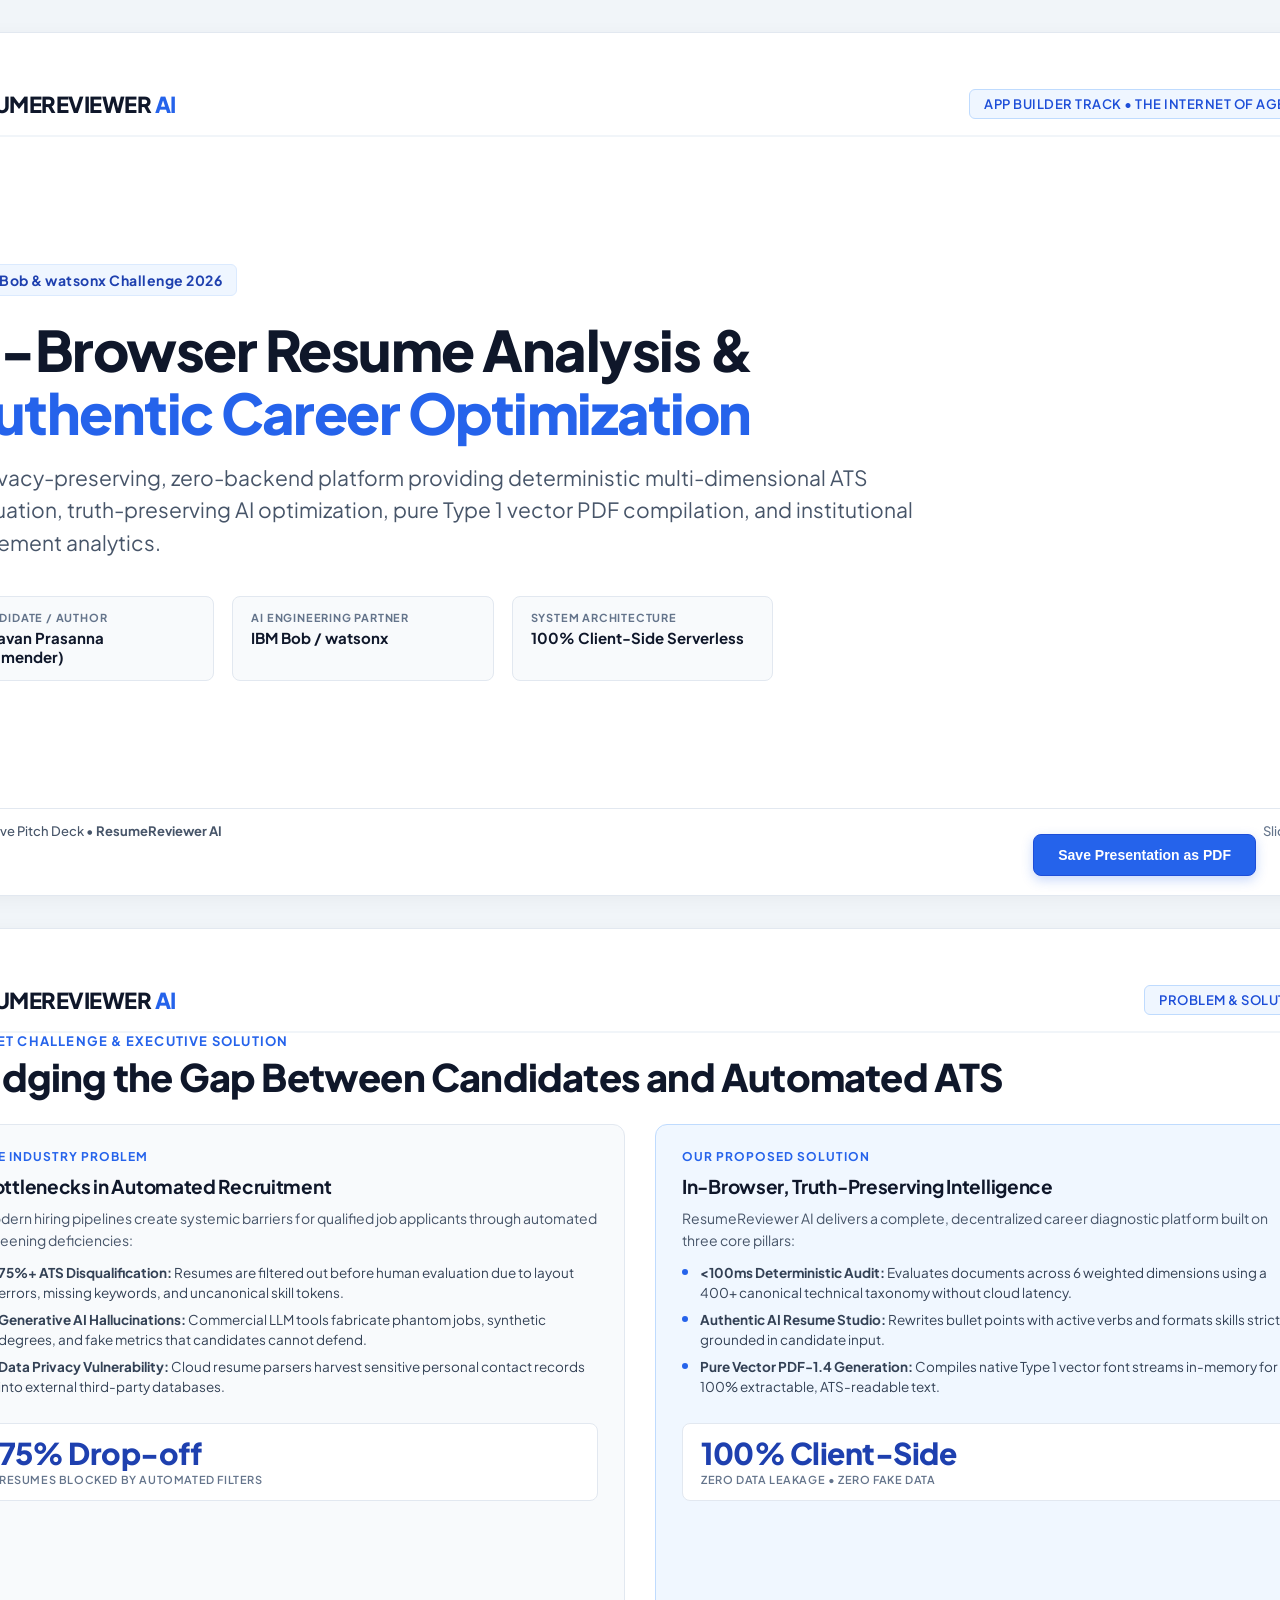
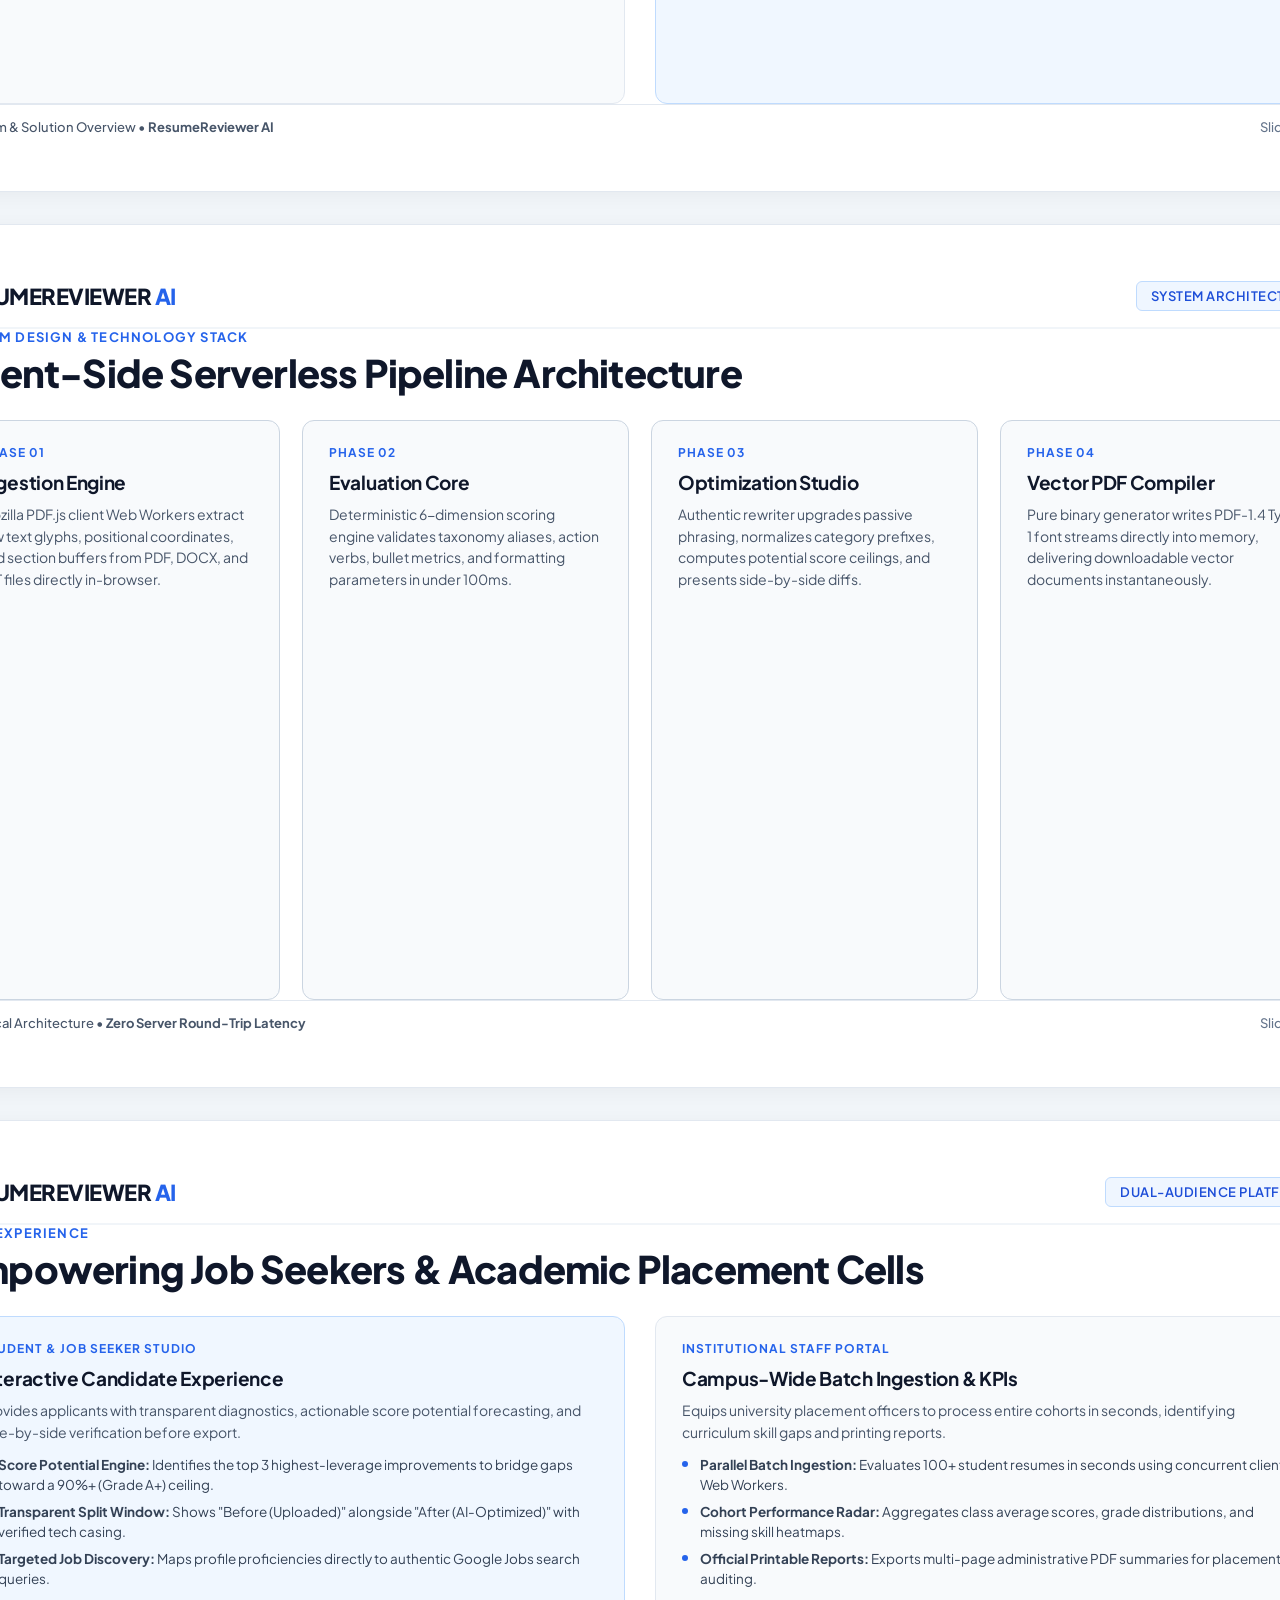
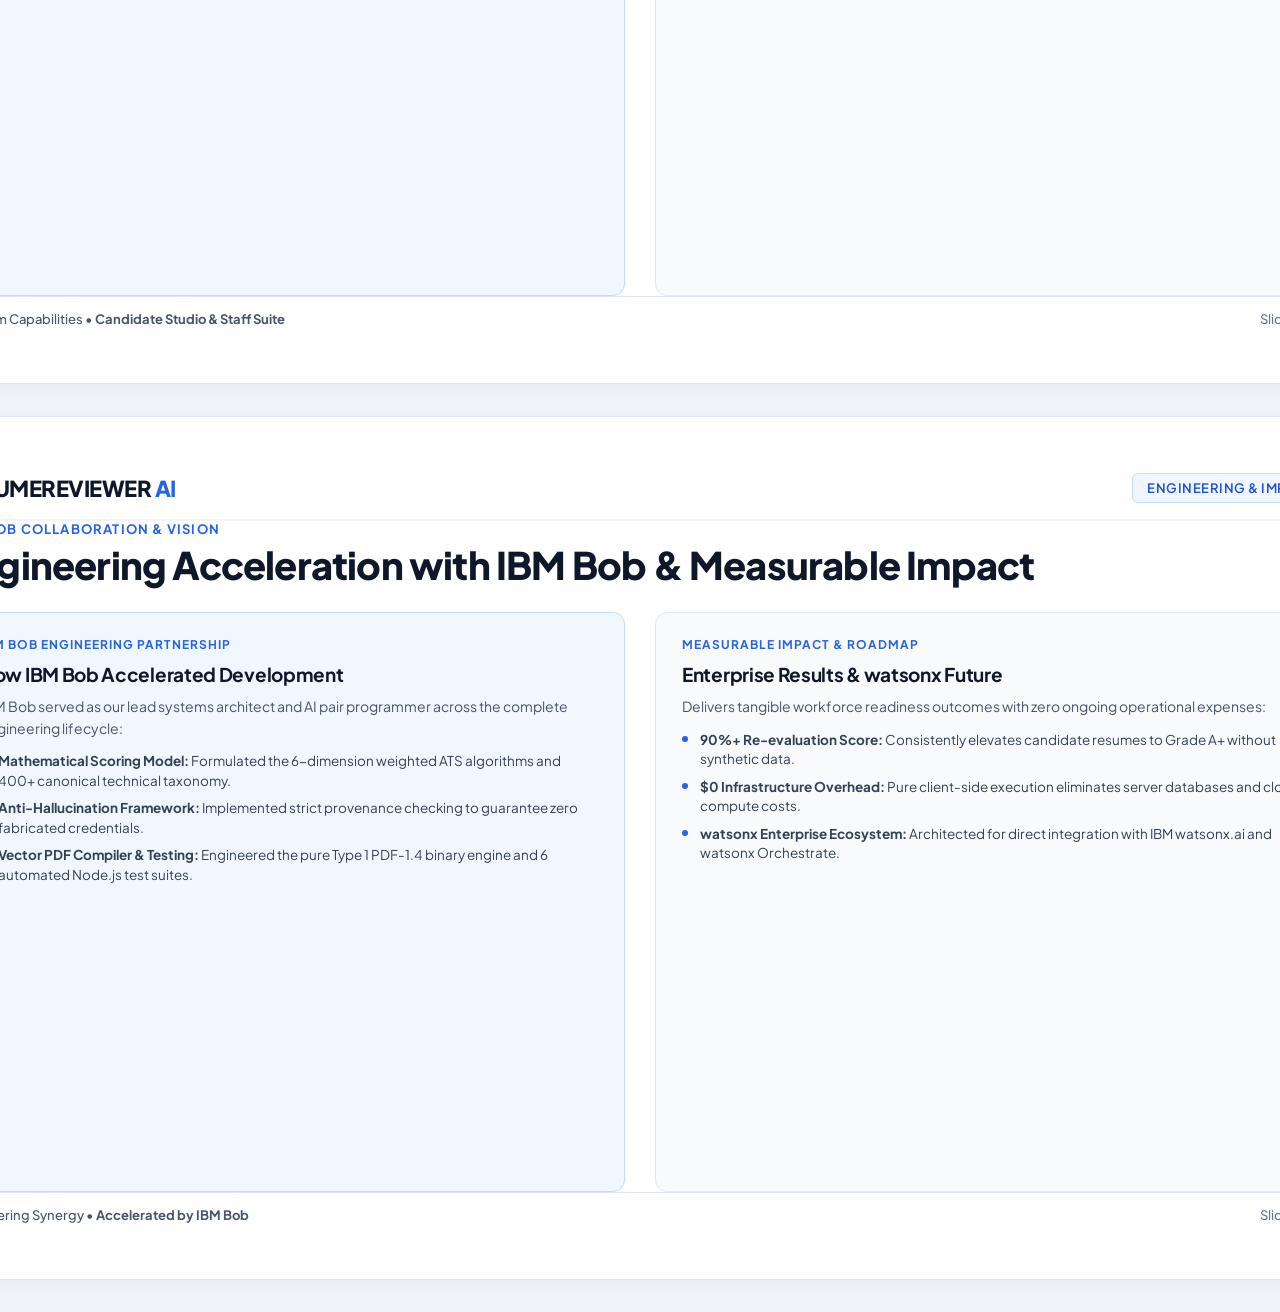
<file: presentation.html>
<!DOCTYPE html>
<html lang="en">
<head>
  <meta charset="UTF-8">
  <title>ResumeReviewer AI - Professional 5-Slide Presentation</title>
  <style>
    @import url('https://fonts.googleapis.com/css2?family=Plus+Jakarta+Sans:wght@400;500;600;700;800&family=Inter:wght@400;500;600;700;800&display=swap');

    * {
      box-sizing: border-box;
      margin: 0;
      padding: 0;
    }

    body {
      background-color: #f1f5f9;
      color: #0f172a;
      font-family: 'Plus Jakarta Sans', 'Inter', -apple-system, BlinkMacSystemFont, sans-serif;
      -webkit-font-smoothing: antialiased;
    }

    @page {
      size: 16in 9in;
      margin: 0;
    }

    @media print {
      html, body {
        width: 16in !important;
        height: auto !important;
        background: #ffffff !important;
        margin: 0 !important;
        padding: 0 !important;
        print-color-adjust: exact;
        -webkit-print-color-adjust: exact;
      }
      .no-print {
        display: none !important;
      }
      .slide-deck {
        padding: 0 !important;
        margin: 0 !important;
        gap: 0 !important;
        display: block !important;
      }
      .slide {
        page-break-after: always !important;
        break-after: page !important;
        height: 9in !important;
        width: 16in !important;
        max-height: 9in !important;
        max-width: 16in !important;
        box-shadow: none !important;
        border: none !important;
        margin: 0 !important;
      }
    }

    .slide-deck {
      display: flex;
      flex-direction: column;
      align-items: center;
      gap: 32px;
      padding: 32px 0;
    }

    .slide {
      width: 16in;
      height: 9in;
      background: #ffffff;
      border: 1px solid #e2e8f0;
      box-shadow: 0 4px 20px -2px rgba(0, 0, 0, 0.05);
      position: relative;
      overflow: hidden;
      display: flex;
      flex-direction: column;
      justify-content: space-between;
      padding: 56px 80px;
    }

    /* Header & Footer */
    .slide-header {
      display: flex;
      justify-content: space-between;
      align-items: center;
      border-bottom: 2px solid #f1f5f9;
      padding-bottom: 16px;
    }

    .brand-title {
      font-size: 22px;
      font-weight: 800;
      letter-spacing: -0.5px;
      color: #0f172a;
    }

    .brand-title .accent {
      color: #2563eb;
    }

    .track-badge {
      background: #eff6ff;
      border: 1px solid #bfdbfe;
      color: #1d4ed8;
      padding: 6px 14px;
      border-radius: 6px;
      font-size: 13px;
      font-weight: 600;
      letter-spacing: 0.5px;
      text-transform: uppercase;
    }

    .slide-footer {
      display: flex;
      justify-content: space-between;
      align-items: center;
      border-top: 1px solid #e2e8f0;
      padding-top: 14px;
      font-size: 13px;
      color: #64748b;
      font-weight: 500;
    }

    .slide-footer .doc-info {
      color: #475569;
    }

    /* Headings */
    .title-area {
      margin-bottom: 24px;
    }

    .slide-category {
      color: #2563eb;
      font-size: 13px;
      font-weight: 700;
      text-transform: uppercase;
      letter-spacing: 1.2px;
      margin-bottom: 6px;
    }

    .slide-title {
      font-size: 38px;
      font-weight: 800;
      letter-spacing: -0.8px;
      line-height: 1.18;
      color: #0f172a;
    }

    .slide-subtitle {
      font-size: 17px;
      color: #475569;
      margin-top: 6px;
      line-height: 1.45;
      font-weight: 400;
    }

    /* Grids */
    .grid-2 {
      display: grid;
      grid-template-columns: 1fr 1fr;
      gap: 30px;
      flex: 1;
    }

    .grid-3 {
      display: grid;
      grid-template-columns: 1fr 1fr 1fr;
      gap: 26px;
      flex: 1;
    }

    .grid-4 {
      display: grid;
      grid-template-columns: repeat(4, 1fr);
      gap: 22px;
      flex: 1;
    }

    /* Cards */
    .card {
      background: #f8fafc;
      border: 1px solid #e2e8f0;
      border-radius: 12px;
      padding: 24px 26px;
      display: flex;
      flex-direction: column;
      position: relative;
    }

    .card.card-blue {
      background: #f0f7ff;
      border-color: #bfdbfe;
    }

    .card.card-slate {
      background: #f8fafc;
      border-color: #cbd5e1;
    }

    .card-step {
      font-size: 12px;
      font-weight: 700;
      text-transform: uppercase;
      letter-spacing: 1px;
      color: #2563eb;
      margin-bottom: 10px;
    }

    .card-title {
      font-size: 19px;
      font-weight: 700;
      color: #0f172a;
      margin-bottom: 10px;
      letter-spacing: -0.3px;
    }

    .card-text {
      font-size: 14px;
      color: #475569;
      line-height: 1.55;
    }

    .card-list {
      list-style: none;
      margin-top: 12px;
    }

    .card-list li {
      font-size: 13.5px;
      color: #334155;
      margin-bottom: 8px;
      position: relative;
      padding-left: 18px;
      line-height: 1.45;
    }

    .card-list li::before {
      content: "";
      position: absolute;
      left: 0;
      top: 6px;
      width: 6px;
      height: 6px;
      border-radius: 50%;
      background: #2563eb;
    }

    /* Metric Display */
    .metric-panel {
      background: #ffffff;
      border: 1px solid #e2e8f0;
      border-radius: 8px;
      padding: 14px 18px;
      text-align: left;
      margin-top: auto;
    }

    .metric-val {
      font-size: 30px;
      font-weight: 800;
      color: #1e40af;
      line-height: 1;
      letter-spacing: -0.5px;
    }

    .metric-desc {
      font-size: 11px;
      color: #64748b;
      text-transform: uppercase;
      letter-spacing: 0.6px;
      font-weight: 600;
      margin-top: 5px;
    }

    /* Slide 1 Cover */
    .title-content {
      flex: 1;
      display: flex;
      flex-direction: column;
      justify-content: center;
      max-width: 980px;
    }

    .event-badge {
      display: inline-block;
      background: #eff6ff;
      border: 1px solid #dbeafe;
      color: #1e40af;
      padding: 6px 14px;
      border-radius: 6px;
      font-size: 14px;
      font-weight: 700;
      letter-spacing: 0.5px;
      margin-bottom: 22px;
      width: fit-content;
    }

    .main-hero-title {
      font-size: 56px;
      font-weight: 800;
      letter-spacing: -1.5px;
      line-height: 1.12;
      color: #0f172a;
      margin-bottom: 18px;
    }

    .main-hero-title .highlight {
      color: #2563eb;
    }

    .main-hero-desc {
      font-size: 21px;
      color: #475569;
      line-height: 1.55;
      font-weight: 400;
      margin-bottom: 36px;
    }

    .meta-grid {
      display: grid;
      grid-template-columns: repeat(3, 1fr);
      gap: 18px;
      max-width: 820px;
    }

    .meta-item {
      background: #f8fafc;
      border: 1px solid #e2e8f0;
      border-radius: 8px;
      padding: 14px 18px;
    }

    .meta-label {
      font-size: 11px;
      font-weight: 700;
      text-transform: uppercase;
      color: #64748b;
      letter-spacing: 0.8px;
    }

    .meta-value {
      font-size: 15px;
      font-weight: 700;
      color: #0f172a;
      margin-top: 4px;
    }

    .print-bar {
      position: fixed;
      bottom: 24px;
      right: 24px;
      z-index: 9999;
      background: #2563eb;
      color: #ffffff;
      padding: 12px 24px;
      border-radius: 8px;
      font-weight: 700;
      font-size: 14px;
      border: 1px solid #1d4ed8;
      box-shadow: 0 4px 12px rgba(37, 99, 235, 0.25);
      cursor: pointer;
    }
  </style>
</head>
<body>

  <button class="print-bar no-print" onclick="window.print()">
    Save Presentation as PDF
  </button>

  <div class="slide-deck">

    <!-- SLIDE 1: Title & Executive Overview -->
    <div class="slide" id="slide1">
      <div class="slide-header">
        <div class="brand-title">RESUMEREVIEWER <span class="accent">AI</span></div>
        <div class="track-badge">App Builder Track &bull; The Internet of Agents</div>
      </div>

      <div class="title-content">
        <div class="event-badge">IBM Bob &amp; watsonx Challenge 2026</div>
        <h1 class="main-hero-title">
          In-Browser Resume Analysis &amp; <span class="highlight">Authentic Career Optimization</span>
        </h1>
        <p class="main-hero-desc">
          A privacy-preserving, zero-backend platform providing deterministic multi-dimensional ATS evaluation, truth-preserving AI optimization, pure Type 1 vector PDF compilation, and institutional placement analytics.
        </p>

        <div class="meta-grid">
          <div class="meta-item">
            <div class="meta-label">Candidate / Author</div>
            <div class="meta-value">Saravan Prasanna (Wamender)</div>
          </div>
          <div class="meta-item">
            <div class="meta-label">AI Engineering Partner</div>
            <div class="meta-value">IBM Bob / watsonx</div>
          </div>
          <div class="meta-item">
            <div class="meta-label">System Architecture</div>
            <div class="meta-value">100% Client-Side Serverless</div>
          </div>
        </div>
      </div>

      <div class="slide-footer">
        <div class="doc-info">Executive Pitch Deck &bull; <strong>ResumeReviewer AI</strong></div>
        <div>Slide 1 of 5</div>
      </div>
    </div>

    <!-- SLIDE 2: Problem Statement & Proposed Solution -->
    <div class="slide" id="slide2">
      <div class="slide-header">
        <div class="brand-title">RESUMEREVIEWER <span class="accent">AI</span></div>
        <div class="track-badge">Problem &amp; Solution</div>
      </div>

      <div class="title-area">
        <div class="slide-category">Market Challenge &amp; Executive Solution</div>
        <h2 class="slide-title">Bridging the Gap Between Candidates and Automated ATS</h2>
      </div>

      <div class="grid-2">
        <!-- Left: The Problem -->
        <div class="card">
          <div class="card-step">The Industry Problem</div>
          <h3 class="card-title">Bottlenecks in Automated Recruitment</h3>
          <p class="card-text">Modern hiring pipelines create systemic barriers for qualified job applicants through automated screening deficiencies:</p>
          <ul class="card-list">
            <li><strong>75%+ ATS Disqualification:</strong> Resumes are filtered out before human evaluation due to layout errors, missing keywords, and uncanonical skill tokens.</li>
            <li><strong>Generative AI Hallucinations:</strong> Commercial LLM tools fabricate phantom jobs, synthetic degrees, and fake metrics that candidates cannot defend.</li>
            <li><strong>Data Privacy Vulnerability:</strong> Cloud resume parsers harvest sensitive personal contact records into external third-party databases.</li>
          </ul>
          <div class="metric-panel" style="margin-top: 18px;">
            <div class="metric-val">75% Drop-off</div>
            <div class="metric-desc">Resumes Blocked by Automated Filters</div>
          </div>
        </div>

        <!-- Right: The Solution -->
        <div class="card card-blue">
          <div class="card-step">Our Proposed Solution</div>
          <h3 class="card-title">In-Browser, Truth-Preserving Intelligence</h3>
          <p class="card-text">ResumeReviewer AI delivers a complete, decentralized career diagnostic platform built on three core pillars:</p>
          <ul class="card-list">
            <li><strong>&lt;100ms Deterministic Audit:</strong> Evaluates documents across 6 weighted dimensions using a 400+ canonical technical taxonomy without cloud latency.</li>
            <li><strong>Authentic AI Resume Studio:</strong> Rewrites bullet points with active verbs and formats skills strictly grounded in candidate input.</li>
            <li><strong>Pure Vector PDF-1.4 Generation:</strong> Compiles native Type 1 vector font streams in-memory for 100% extractable, ATS-readable text.</li>
          </ul>
          <div class="metric-panel" style="margin-top: 18px;">
            <div class="metric-val">100% Client-Side</div>
            <div class="metric-desc">Zero Data Leakage &bull; Zero Fake Data</div>
          </div>
        </div>
      </div>

      <div class="slide-footer">
        <div class="doc-info">Problem &amp; Solution Overview &bull; <strong>ResumeReviewer AI</strong></div>
        <div>Slide 2 of 5</div>
      </div>
    </div>

    <!-- SLIDE 3: Architecture & Processing Pipeline -->
    <div class="slide" id="slide3">
      <div class="slide-header">
        <div class="brand-title">RESUMEREVIEWER <span class="accent">AI</span></div>
        <div class="track-badge">System Architecture</div>
      </div>

      <div class="title-area">
        <div class="slide-category">System Design &amp; Technology Stack</div>
        <h2 class="slide-title">Client-Side Serverless Pipeline Architecture</h2>
      </div>

      <div class="grid-4">
        <div class="card card-slate">
          <div class="card-step">Phase 01</div>
          <h3 class="card-title">Ingestion Engine</h3>
          <p class="card-text">Mozilla PDF.js client Web Workers extract raw text glyphs, positional coordinates, and section buffers from PDF, DOCX, and TXT files directly in-browser.</p>
        </div>

        <div class="card card-slate">
          <div class="card-step">Phase 02</div>
          <h3 class="card-title">Evaluation Core</h3>
          <p class="card-text">Deterministic 6-dimension scoring engine validates taxonomy aliases, action verbs, bullet metrics, and formatting parameters in under 100ms.</p>
        </div>

        <div class="card card-slate">
          <div class="card-step">Phase 03</div>
          <h3 class="card-title">Optimization Studio</h3>
          <p class="card-text">Authentic rewriter upgrades passive phrasing, normalizes category prefixes, computes potential score ceilings, and presents side-by-side diffs.</p>
        </div>

        <div class="card card-slate">
          <div class="card-step">Phase 04</div>
          <h3 class="card-title">Vector PDF Compiler</h3>
          <p class="card-text">Pure binary generator writes PDF-1.4 Type 1 font streams directly into memory, delivering downloadable vector documents instantaneously.</p>
        </div>
      </div>

      <div class="slide-footer">
        <div class="doc-info">Technical Architecture &bull; <strong>Zero Server Round-Trip Latency</strong></div>
        <div>Slide 3 of 5</div>
      </div>
    </div>

    <!-- SLIDE 4: Dual-Audience Platform Experience -->
    <div class="slide" id="slide4">
      <div class="slide-header">
        <div class="brand-title">RESUMEREVIEWER <span class="accent">AI</span></div>
        <div class="track-badge">Dual-Audience Platform</div>
      </div>

      <div class="title-area">
        <div class="slide-category">User Experience</div>
        <h2 class="slide-title">Empowering Job Seekers &amp; Academic Placement Cells</h2>
      </div>

      <div class="grid-2">
        <div class="card card-blue">
          <div class="card-step">Student &amp; Job Seeker Studio</div>
          <h3 class="card-title">Interactive Candidate Experience</h3>
          <p class="card-text">Provides applicants with transparent diagnostics, actionable score potential forecasting, and side-by-side verification before export.</p>
          <ul class="card-list">
            <li><strong>Score Potential Engine:</strong> Identifies the top 3 highest-leverage improvements to bridge gaps toward a 90%+ (Grade A+) ceiling.</li>
            <li><strong>Transparent Split Window:</strong> Shows "Before (Uploaded)" alongside "After (AI-Optimized)" with verified tech casing.</li>
            <li><strong>Targeted Job Discovery:</strong> Maps profile proficiencies directly to authentic Google Jobs search queries.</li>
          </ul>
        </div>

        <div class="card">
          <div class="card-step">Institutional Staff Portal</div>
          <h3 class="card-title">Campus-Wide Batch Ingestion &amp; KPIs</h3>
          <p class="card-text">Equips university placement officers to process entire cohorts in seconds, identifying curriculum skill gaps and printing reports.</p>
          <ul class="card-list">
            <li><strong>Parallel Batch Ingestion:</strong> Evaluates 100+ student resumes in seconds using concurrent client Web Workers.</li>
            <li><strong>Cohort Performance Radar:</strong> Aggregates class average scores, grade distributions, and missing skill heatmaps.</li>
            <li><strong>Official Printable Reports:</strong> Exports multi-page administrative PDF summaries for placement auditing.</li>
          </ul>
        </div>
      </div>

      <div class="slide-footer">
        <div class="doc-info">Platform Capabilities &bull; <strong>Candidate Studio &amp; Staff Suite</strong></div>
        <div>Slide 4 of 5</div>
      </div>
    </div>

    <!-- SLIDE 5: Engineering Synergy with IBM Bob & Measurable Impact -->
    <div class="slide" id="slide5">
      <div class="slide-header">
        <div class="brand-title">RESUMEREVIEWER <span class="accent">AI</span></div>
        <div class="track-badge">Engineering &amp; Impact</div>
      </div>

      <div class="title-area">
        <div class="slide-category">IBM Bob Collaboration &amp; Vision</div>
        <h2 class="slide-title">Engineering Acceleration with IBM Bob &amp; Measurable Impact</h2>
      </div>

      <div class="grid-2">
        <div class="card card-blue">
          <div class="card-step">IBM Bob Engineering Partnership</div>
          <h3 class="card-title">How IBM Bob Accelerated Development</h3>
          <p class="card-text">IBM Bob served as our lead systems architect and AI pair programmer across the complete engineering lifecycle:</p>
          <ul class="card-list">
            <li><strong>Mathematical Scoring Model:</strong> Formulated the 6-dimension weighted ATS algorithms and 400+ canonical technical taxonomy.</li>
            <li><strong>Anti-Hallucination Framework:</strong> Implemented strict provenance checking to guarantee zero fabricated credentials.</li>
            <li><strong>Vector PDF Compiler &amp; Testing:</strong> Engineered the pure Type 1 PDF-1.4 binary engine and 6 automated Node.js test suites.</li>
          </ul>
        </div>

        <div class="card">
          <div class="card-step">Measurable Impact &amp; Roadmap</div>
          <h3 class="card-title">Enterprise Results &amp; watsonx Future</h3>
          <p class="card-text">Delivers tangible workforce readiness outcomes with zero ongoing operational expenses:</p>
          <ul class="card-list">
            <li><strong>90%+ Re-evaluation Score:</strong> Consistently elevates candidate resumes to Grade A+ without synthetic data.</li>
            <li><strong>$0 Infrastructure Overhead:</strong> Pure client-side execution eliminates server databases and cloud compute costs.</li>
            <li><strong>watsonx Enterprise Ecosystem:</strong> Architected for direct integration with IBM watsonx.ai and watsonx Orchestrate.</li>
          </ul>
        </div>
      </div>

      <div class="slide-footer">
        <div class="doc-info">Engineering Synergy &bull; <strong>Accelerated by IBM Bob</strong></div>
        <div>Slide 5 of 5</div>
      </div>
    </div>

  </div>

</body>
</html>
</file>
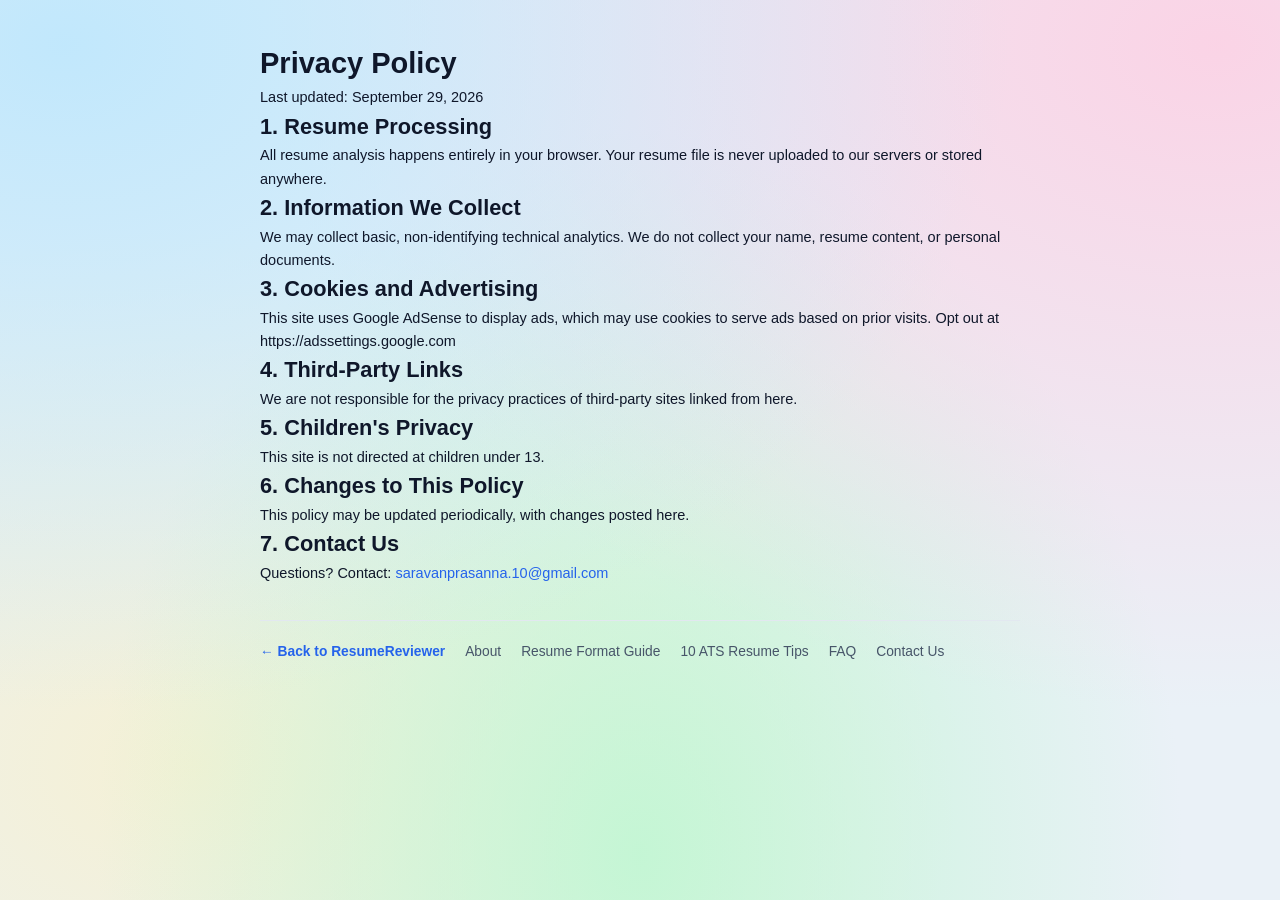
<file: privacy.html>
<!DOCTYPE html>
<html lang="en">
<head>
  <meta charset="UTF-8">
  <meta name="viewport" content="width=device-width, initial-scale=1.0" />
  <title>Privacy Policy - ResumeReviewer</title>
  <link rel="stylesheet" href="style.css" />
  <script async src="https://pagead2.googlesyndication.com/pagead/js/adsbygoogle.js?client=ca-pub-8290314052095151" crossorigin="anonymous"></script>
</head>
<body>
  <div style="max-width: 800px; margin: 40px auto; padding: 0 20px; font-family: sans-serif; line-height: 1.6;">
    <h1>Privacy Policy</h1>
    <p>Last updated: September 29, 2026</p>
    <h2>1. Resume Processing</h2>
    <p>All resume analysis happens entirely in your browser. Your resume file is never uploaded to our servers or stored anywhere.</p>
    <h2>2. Information We Collect</h2>
    <p>We may collect basic, non-identifying technical analytics. We do not collect your name, resume content, or personal documents.</p>
    <h2>3. Cookies and Advertising</h2>
    <p>This site uses Google AdSense to display ads, which may use cookies to serve ads based on prior visits. Opt out at https://adssettings.google.com</p>
    <h2>4. Third-Party Links</h2>
    <p>We are not responsible for the privacy practices of third-party sites linked from here.</p>
    <h2>5. Children's Privacy</h2>
    <p>This site is not directed at children under 13.</p>
    <h2>6. Changes to This Policy</h2>
    <p>This policy may be updated periodically, with changes posted here.</p>
    <h2>7. Contact Us</h2>
    <p>Questions? Contact: <a href="mailto:saravanprasanna.10@gmail.com" style="color: #2563eb; text-decoration: none;">saravanprasanna.10@gmail.com</a></p>
    <div style="margin-top: 35px; padding-top: 20px; border-top: 1px solid #e2e8f0; display: flex; gap: 20px; flex-wrap: wrap; font-size: 0.95rem;">
      <a href="index.html" style="color: #2563eb; text-decoration: none; font-weight: 600;">&larr; Back to ResumeReviewer</a>
      <a href="about.html" style="color: #475569; text-decoration: none;">About</a>
      <a href="resume-format-guide.html" style="color: #475569; text-decoration: none;">Resume Format Guide</a>
      <a href="resume-tips.html" style="color: #475569; text-decoration: none;">10 ATS Resume Tips</a>
      <a href="faq.html" style="color: #475569; text-decoration: none;">FAQ</a>
      <a href="contact.html" style="color: #475569; text-decoration: none;">Contact Us</a>
    </div>
  </div>
</body>
</html>
</file>
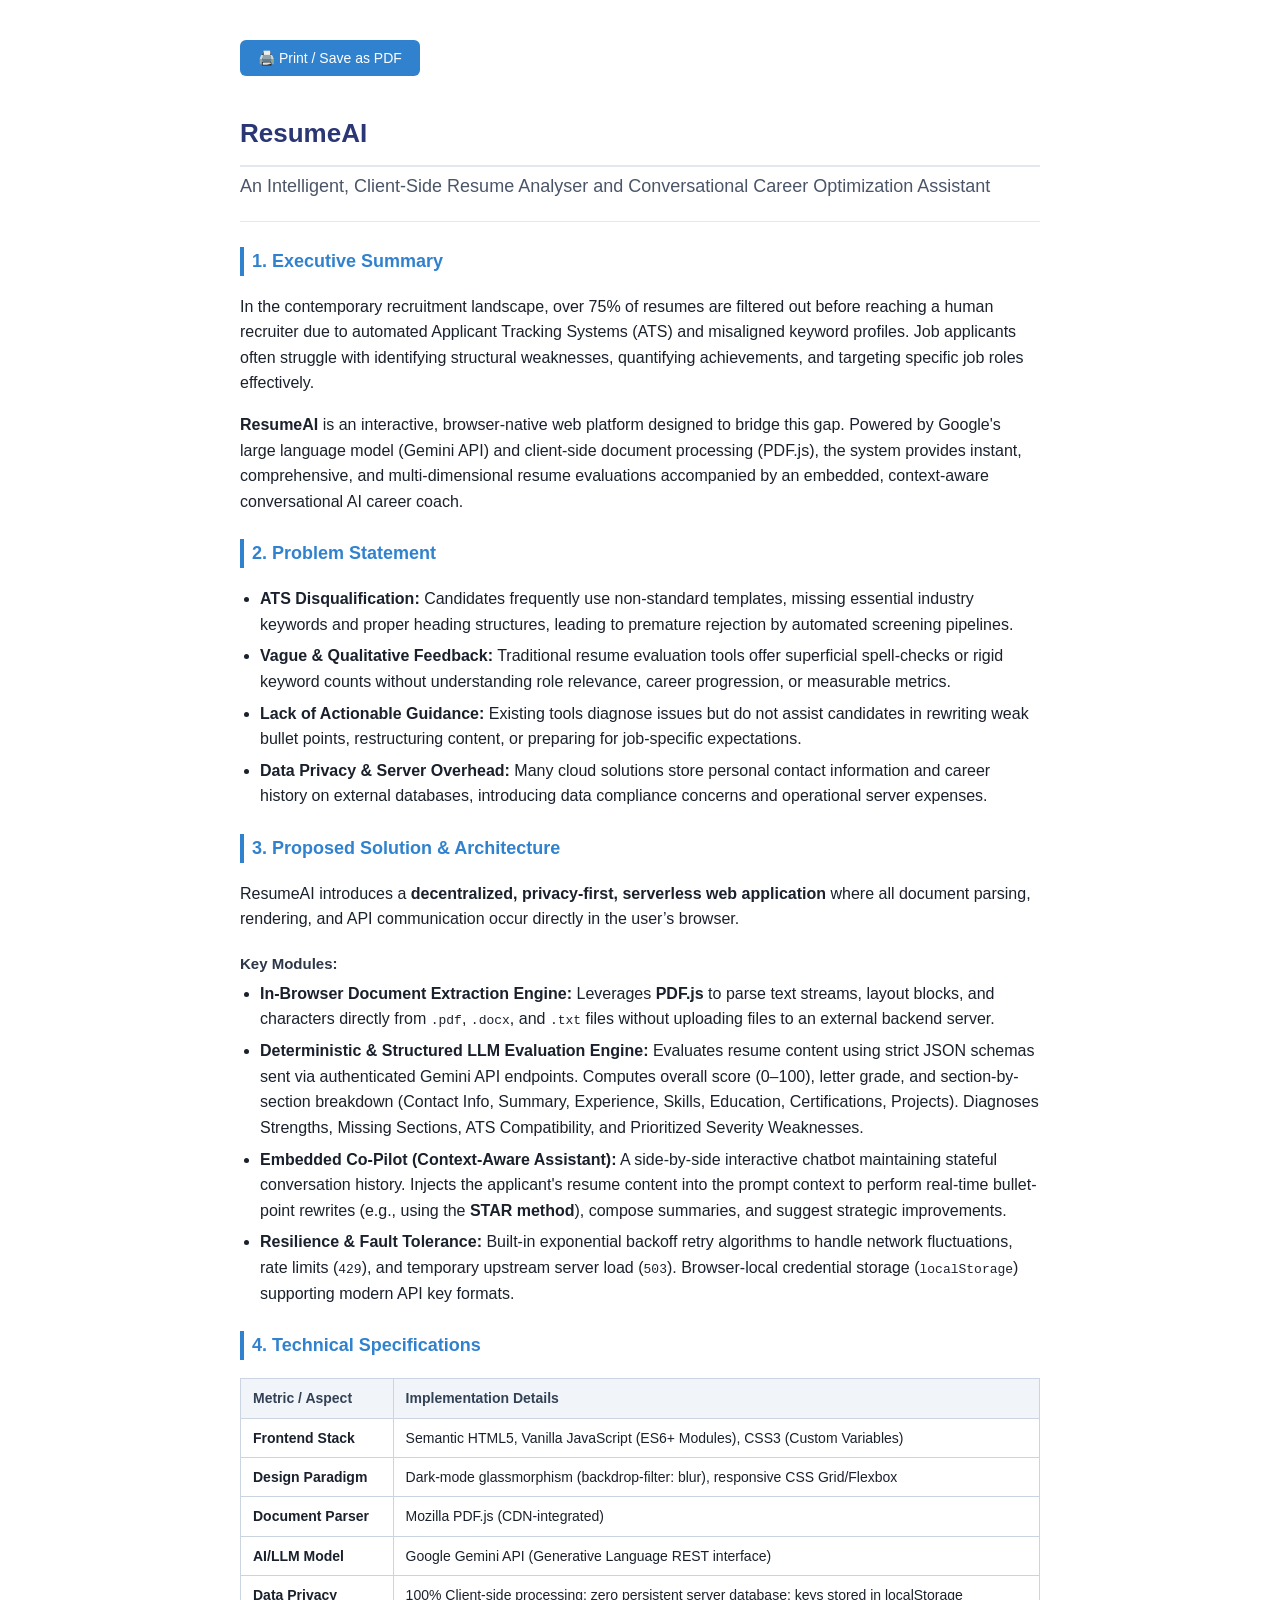
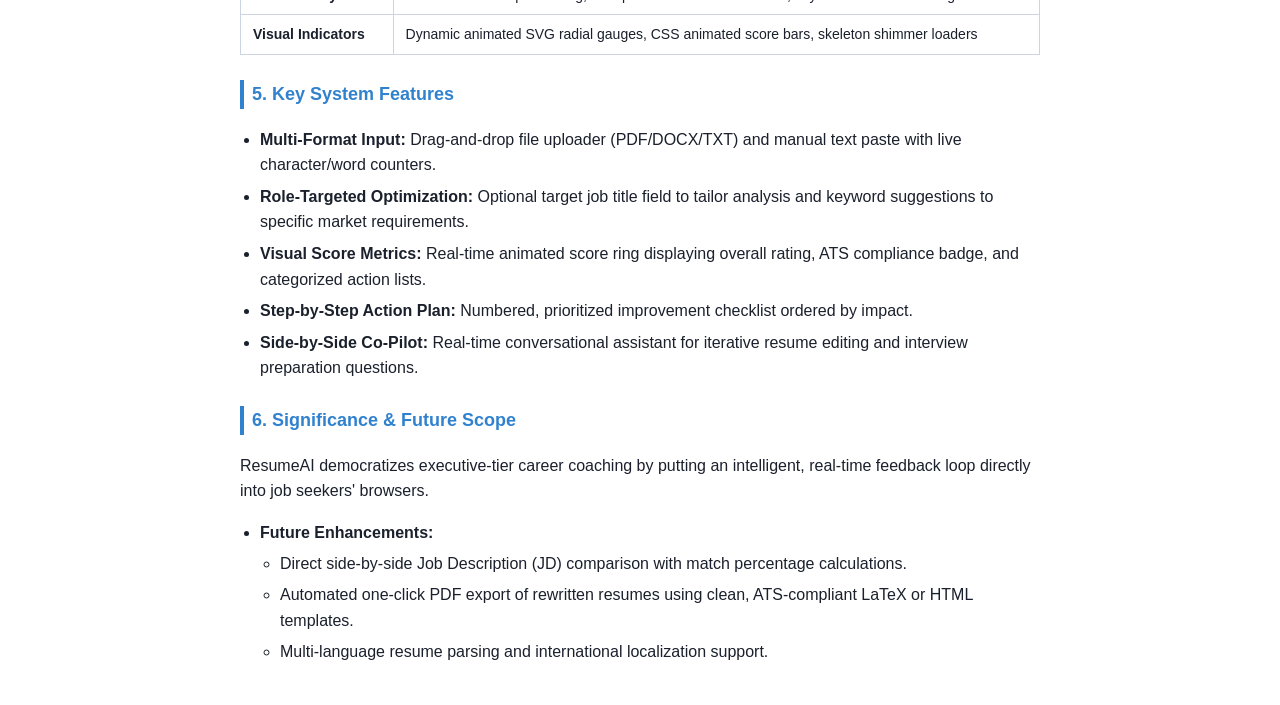
<file: PROJECT_ABSTRACT.html>
<!DOCTYPE html>
<html lang="en">
<head>
  <meta charset="UTF-8">
  <title>Project Abstract - ResumeAI</title>
  <style>
    @media print {
      body { margin: 1.5cm; }
      .no-print { display: none; }
    }
    body {
      font-family: 'Segoe UI', Arial, sans-serif;
      line-height: 1.6;
      color: #1a202c;
      max-width: 800px;
      margin: 40px auto;
      padding: 0 20px;
    }
    h1 {
      color: #2b3674;
      border-bottom: 2px solid #e2e8f0;
      padding-bottom: 10px;
      font-size: 26px;
      margin-bottom: 5px;
    }
    h2 {
      color: #4a5568;
      font-size: 18px;
      margin-top: 0;
      font-weight: 500;
    }
    h3 {
      color: #3182ce;
      font-size: 18px;
      margin-top: 25px;
      border-left: 4px solid #3182ce;
      padding-left: 8px;
    }
    h4 {
      color: #2d3748;
      font-size: 15px;
      margin-bottom: 5px;
    }
    table {
      width: 100%;
      border-collapse: collapse;
      margin: 15px 0;
    }
    th, td {
      border: 1px solid #cbd5e1;
      padding: 8px 12px;
      text-align: left;
      font-size: 14px;
    }
    th {
      background-color: #f1f5f9;
      color: #334155;
    }
    ul {
      margin-top: 5px;
      padding-left: 20px;
    }
    li {
      margin-bottom: 6px;
    }
    .print-btn {
      background-color: #3182ce;
      color: white;
      border: none;
      padding: 10px 18px;
      border-radius: 6px;
      font-size: 14px;
      cursor: pointer;
      margin-bottom: 20px;
    }
    .print-btn:hover {
      background-color: #2b6cb0;
    }
  </style>
</head>
<body>

  <div class="no-print">
    <button class="print-btn" onclick="window.print()">🖨️ Print / Save as PDF</button>
  </div>

  <h1>ResumeAI</h1>
  <h2>An Intelligent, Client-Side Resume Analyser and Conversational Career Optimization Assistant</h2>

  <hr style="border: 0; height: 1px; background: #e2e8f0; margin: 20px 0;">

  <h3>1. Executive Summary</h3>
  <p>In the contemporary recruitment landscape, over 75% of resumes are filtered out before reaching a human recruiter due to automated Applicant Tracking Systems (ATS) and misaligned keyword profiles. Job applicants often struggle with identifying structural weaknesses, quantifying achievements, and targeting specific job roles effectively.</p>
  <p><strong>ResumeAI</strong> is an interactive, browser-native web platform designed to bridge this gap. Powered by Google's large language model (Gemini API) and client-side document processing (PDF.js), the system provides instant, comprehensive, and multi-dimensional resume evaluations accompanied by an embedded, context-aware conversational AI career coach.</p>

  <h3>2. Problem Statement</h3>
  <ul>
    <li><strong>ATS Disqualification:</strong> Candidates frequently use non-standard templates, missing essential industry keywords and proper heading structures, leading to premature rejection by automated screening pipelines.</li>
    <li><strong>Vague & Qualitative Feedback:</strong> Traditional resume evaluation tools offer superficial spell-checks or rigid keyword counts without understanding role relevance, career progression, or measurable metrics.</li>
    <li><strong>Lack of Actionable Guidance:</strong> Existing tools diagnose issues but do not assist candidates in rewriting weak bullet points, restructuring content, or preparing for job-specific expectations.</li>
    <li><strong>Data Privacy & Server Overhead:</strong> Many cloud solutions store personal contact information and career history on external databases, introducing data compliance concerns and operational server expenses.</li>
  </ul>

  <h3>3. Proposed Solution & Architecture</h3>
  <p>ResumeAI introduces a <strong>decentralized, privacy-first, serverless web application</strong> where all document parsing, rendering, and API communication occur directly in the user’s browser.</p>

  <h4>Key Modules:</h4>
  <ul>
    <li><strong>In-Browser Document Extraction Engine:</strong> Leverages <strong>PDF.js</strong> to parse text streams, layout blocks, and characters directly from <code>.pdf</code>, <code>.docx</code>, and <code>.txt</code> files without uploading files to an external backend server.</li>
    <li><strong>Deterministic & Structured LLM Evaluation Engine:</strong> Evaluates resume content using strict JSON schemas sent via authenticated Gemini API endpoints. Computes overall score (0–100), letter grade, and section-by-section breakdown (Contact Info, Summary, Experience, Skills, Education, Certifications, Projects). Diagnoses Strengths, Missing Sections, ATS Compatibility, and Prioritized Severity Weaknesses.</li>
    <li><strong>Embedded Co-Pilot (Context-Aware Assistant):</strong> A side-by-side interactive chatbot maintaining stateful conversation history. Injects the applicant's resume content into the prompt context to perform real-time bullet-point rewrites (e.g., using the <strong>STAR method</strong>), compose summaries, and suggest strategic improvements.</li>
    <li><strong>Resilience & Fault Tolerance:</strong> Built-in exponential backoff retry algorithms to handle network fluctuations, rate limits (<code>429</code>), and temporary upstream server load (<code>503</code>). Browser-local credential storage (<code>localStorage</code>) supporting modern API key formats.</li>
  </ul>

  <h3>4. Technical Specifications</h3>
  <table>
    <thead>
      <tr>
        <th>Metric / Aspect</th>
        <th>Implementation Details</th>
      </tr>
    </thead>
    <tbody>
      <tr>
        <td><strong>Frontend Stack</strong></td>
        <td>Semantic HTML5, Vanilla JavaScript (ES6+ Modules), CSS3 (Custom Variables)</td>
      </tr>
      <tr>
        <td><strong>Design Paradigm</strong></td>
        <td>Dark-mode glassmorphism (backdrop-filter: blur), responsive CSS Grid/Flexbox</td>
      </tr>
      <tr>
        <td><strong>Document Parser</strong></td>
        <td>Mozilla PDF.js (CDN-integrated)</td>
      </tr>
      <tr>
        <td><strong>AI/LLM Model</strong></td>
        <td>Google Gemini API (Generative Language REST interface)</td>
      </tr>
      <tr>
        <td><strong>Data Privacy</strong></td>
        <td>100% Client-side processing; zero persistent server database; keys stored in localStorage</td>
      </tr>
      <tr>
        <td><strong>Visual Indicators</strong></td>
        <td>Dynamic animated SVG radial gauges, CSS animated score bars, skeleton shimmer loaders</td>
      </tr>
    </tbody>
  </table>

  <h3>5. Key System Features</h3>
  <ul>
    <li><strong>Multi-Format Input:</strong> Drag-and-drop file uploader (PDF/DOCX/TXT) and manual text paste with live character/word counters.</li>
    <li><strong>Role-Targeted Optimization:</strong> Optional target job title field to tailor analysis and keyword suggestions to specific market requirements.</li>
    <li><strong>Visual Score Metrics:</strong> Real-time animated score ring displaying overall rating, ATS compliance badge, and categorized action lists.</li>
    <li><strong>Step-by-Step Action Plan:</strong> Numbered, prioritized improvement checklist ordered by impact.</li>
    <li><strong>Side-by-Side Co-Pilot:</strong> Real-time conversational assistant for iterative resume editing and interview preparation questions.</li>
  </ul>

  <h3>6. Significance & Future Scope</h3>
  <p>ResumeAI democratizes executive-tier career coaching by putting an intelligent, real-time feedback loop directly into job seekers' browsers.</p>
  <ul>
    <li><strong>Future Enhancements:</strong>
      <ul>
        <li>Direct side-by-side Job Description (JD) comparison with match percentage calculations.</li>
        <li>Automated one-click PDF export of rewritten resumes using clean, ATS-compliant LaTeX or HTML templates.</li>
        <li>Multi-language resume parsing and international localization support.</li>
      </ul>
    </li>
  </ul>

</body>
</html>
</file>
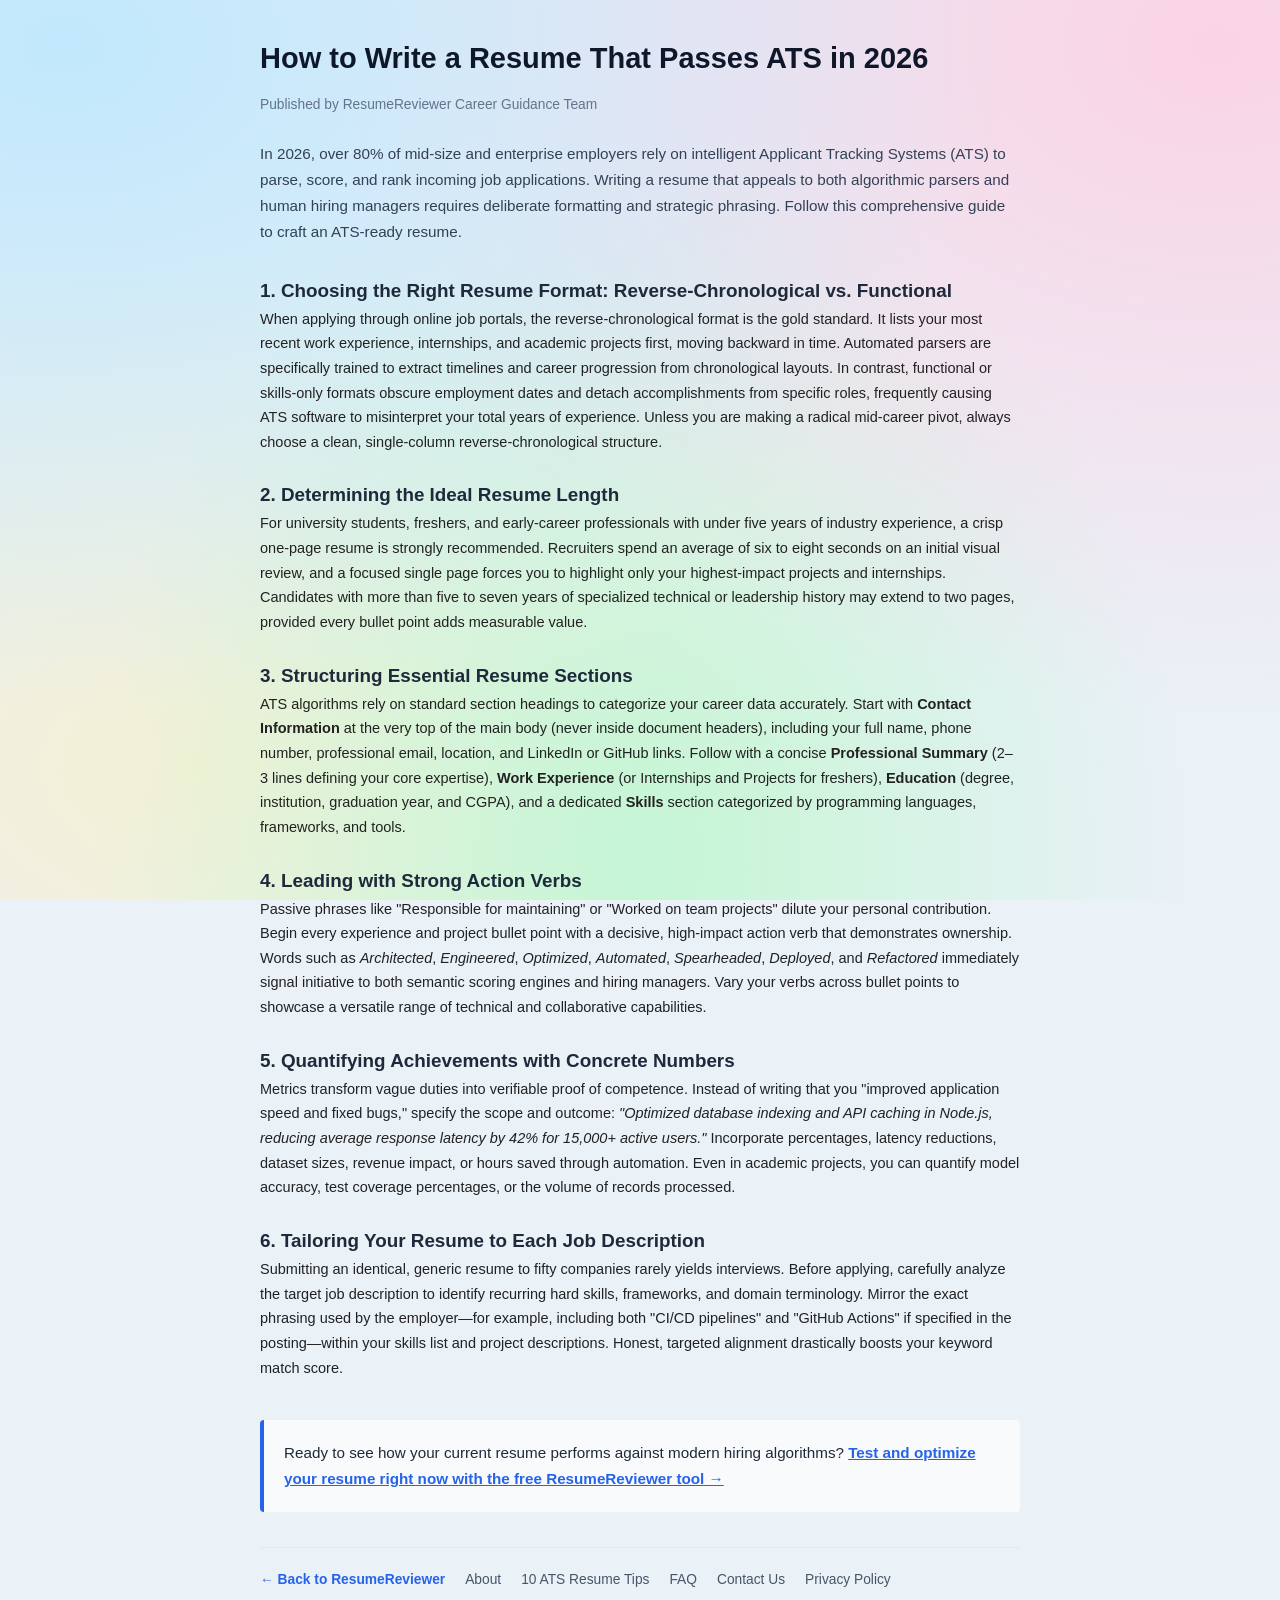
<file: resume-format-guide.html>
<!DOCTYPE html>
<html lang="en">
<head>
  <meta charset="UTF-8">
  <meta name="viewport" content="width=device-width, initial-scale=1.0" />
  <title>How to Write a Resume That Passes ATS in 2026 - ResumeReviewer</title>
  <link rel="stylesheet" href="style.css" />
  <script async src="https://pagead2.googlesyndication.com/pagead/js/adsbygoogle.js?client=ca-pub-8290314052095151" crossorigin="anonymous"></script>
</head>
<body>
  <div style="max-width: 800px; margin: 40px auto; padding: 0 20px; font-family: -apple-system, BlinkMacSystemFont, 'Segoe UI', Roboto, Helvetica, Arial, sans-serif; line-height: 1.7; color: #222;">
    <h1 style="color: #0f172a; margin-bottom: 15px; font-size: 2rem; line-height: 1.3;">How to Write a Resume That Passes ATS in 2026</h1>
    <p style="color: #64748b; font-size: 0.95rem; margin-bottom: 25px;">Published by ResumeReviewer Career Guidance Team</p>

    <p style="font-size: 1.05rem; color: #334155; margin-bottom: 30px;">
      In 2026, over 80% of mid-size and enterprise employers rely on intelligent Applicant Tracking Systems (ATS) to parse, score, and rank incoming job applications. Writing a resume that appeals to both algorithmic parsers and human hiring managers requires deliberate formatting and strategic phrasing. Follow this comprehensive guide to craft an ATS-ready resume.
    </p>

    <h2 style="color: #1e293b; font-size: 1.3rem; margin-top: 25px;">1. Choosing the Right Resume Format: Reverse-Chronological vs. Functional</h2>
    <p>
      When applying through online job portals, the reverse-chronological format is the gold standard. It lists your most recent work experience, internships, and academic projects first, moving backward in time. Automated parsers are specifically trained to extract timelines and career progression from chronological layouts. In contrast, functional or skills-only formats obscure employment dates and detach accomplishments from specific roles, frequently causing ATS software to misinterpret your total years of experience. Unless you are making a radical mid-career pivot, always choose a clean, single-column reverse-chronological structure.
    </p>

    <h2 style="color: #1e293b; font-size: 1.3rem; margin-top: 25px;">2. Determining the Ideal Resume Length</h2>
    <p>
      For university students, freshers, and early-career professionals with under five years of industry experience, a crisp one-page resume is strongly recommended. Recruiters spend an average of six to eight seconds on an initial visual review, and a focused single page forces you to highlight only your highest-impact projects and internships. Candidates with more than five to seven years of specialized technical or leadership history may extend to two pages, provided every bullet point adds measurable value.
    </p>

    <h2 style="color: #1e293b; font-size: 1.3rem; margin-top: 25px;">3. Structuring Essential Resume Sections</h2>
    <p>
      ATS algorithms rely on standard section headings to categorize your career data accurately. Start with <strong>Contact Information</strong> at the very top of the main body (never inside document headers), including your full name, phone number, professional email, location, and LinkedIn or GitHub links. Follow with a concise <strong>Professional Summary</strong> (2–3 lines defining your core expertise), <strong>Work Experience</strong> (or Internships and Projects for freshers), <strong>Education</strong> (degree, institution, graduation year, and CGPA), and a dedicated <strong>Skills</strong> section categorized by programming languages, frameworks, and tools.
    </p>

    <h2 style="color: #1e293b; font-size: 1.3rem; margin-top: 25px;">4. Leading with Strong Action Verbs</h2>
    <p>
      Passive phrases like "Responsible for maintaining" or "Worked on team projects" dilute your personal contribution. Begin every experience and project bullet point with a decisive, high-impact action verb that demonstrates ownership. Words such as <em>Architected</em>, <em>Engineered</em>, <em>Optimized</em>, <em>Automated</em>, <em>Spearheaded</em>, <em>Deployed</em>, and <em>Refactored</em> immediately signal initiative to both semantic scoring engines and hiring managers. Vary your verbs across bullet points to showcase a versatile range of technical and collaborative capabilities.
    </p>

    <h2 style="color: #1e293b; font-size: 1.3rem; margin-top: 25px;">5. Quantifying Achievements with Concrete Numbers</h2>
    <p>
      Metrics transform vague duties into verifiable proof of competence. Instead of writing that you "improved application speed and fixed bugs," specify the scope and outcome: <em>"Optimized database indexing and API caching in Node.js, reducing average response latency by 42% for 15,000+ active users."</em> Incorporate percentages, latency reductions, dataset sizes, revenue impact, or hours saved through automation. Even in academic projects, you can quantify model accuracy, test coverage percentages, or the volume of records processed.
    </p>

    <h2 style="color: #1e293b; font-size: 1.3rem; margin-top: 25px;">6. Tailoring Your Resume to Each Job Description</h2>
    <p>
      Submitting an identical, generic resume to fifty companies rarely yields interviews. Before applying, carefully analyze the target job description to identify recurring hard skills, frameworks, and domain terminology. Mirror the exact phrasing used by the employer—for example, including both "CI/CD pipelines" and "GitHub Actions" if specified in the posting—within your skills list and project descriptions. Honest, targeted alignment drastically boosts your keyword match score.
    </p>

    <div style="margin-top: 40px; padding: 20px; background-color: #f8fafc; border-left: 4px solid #2563eb; border-radius: 4px;">
      <p style="margin: 0; font-size: 1.05rem; color: #1e293b;">
        Ready to see how your current resume performs against modern hiring algorithms? <a href="index.html" style="color: #2563eb; font-weight: 600; text-decoration: underline;">Test and optimize your resume right now with the free ResumeReviewer tool &rarr;</a>
      </p>
    </div>

    <div style="margin-top: 35px; padding-top: 20px; border-top: 1px solid #e2e8f0; display: flex; gap: 20px; flex-wrap: wrap; font-size: 0.95rem;">
      <a href="index.html" style="color: #2563eb; text-decoration: none; font-weight: 600;">&larr; Back to ResumeReviewer</a>
      <a href="about.html" style="color: #475569; text-decoration: none;">About</a>
      <a href="resume-tips.html" style="color: #475569; text-decoration: none;">10 ATS Resume Tips</a>
      <a href="faq.html" style="color: #475569; text-decoration: none;">FAQ</a>
      <a href="contact.html" style="color: #475569; text-decoration: none;">Contact Us</a>
      <a href="privacy.html" style="color: #475569; text-decoration: none;">Privacy Policy</a>
    </div>
  </div>
</body>
</html>
</file>
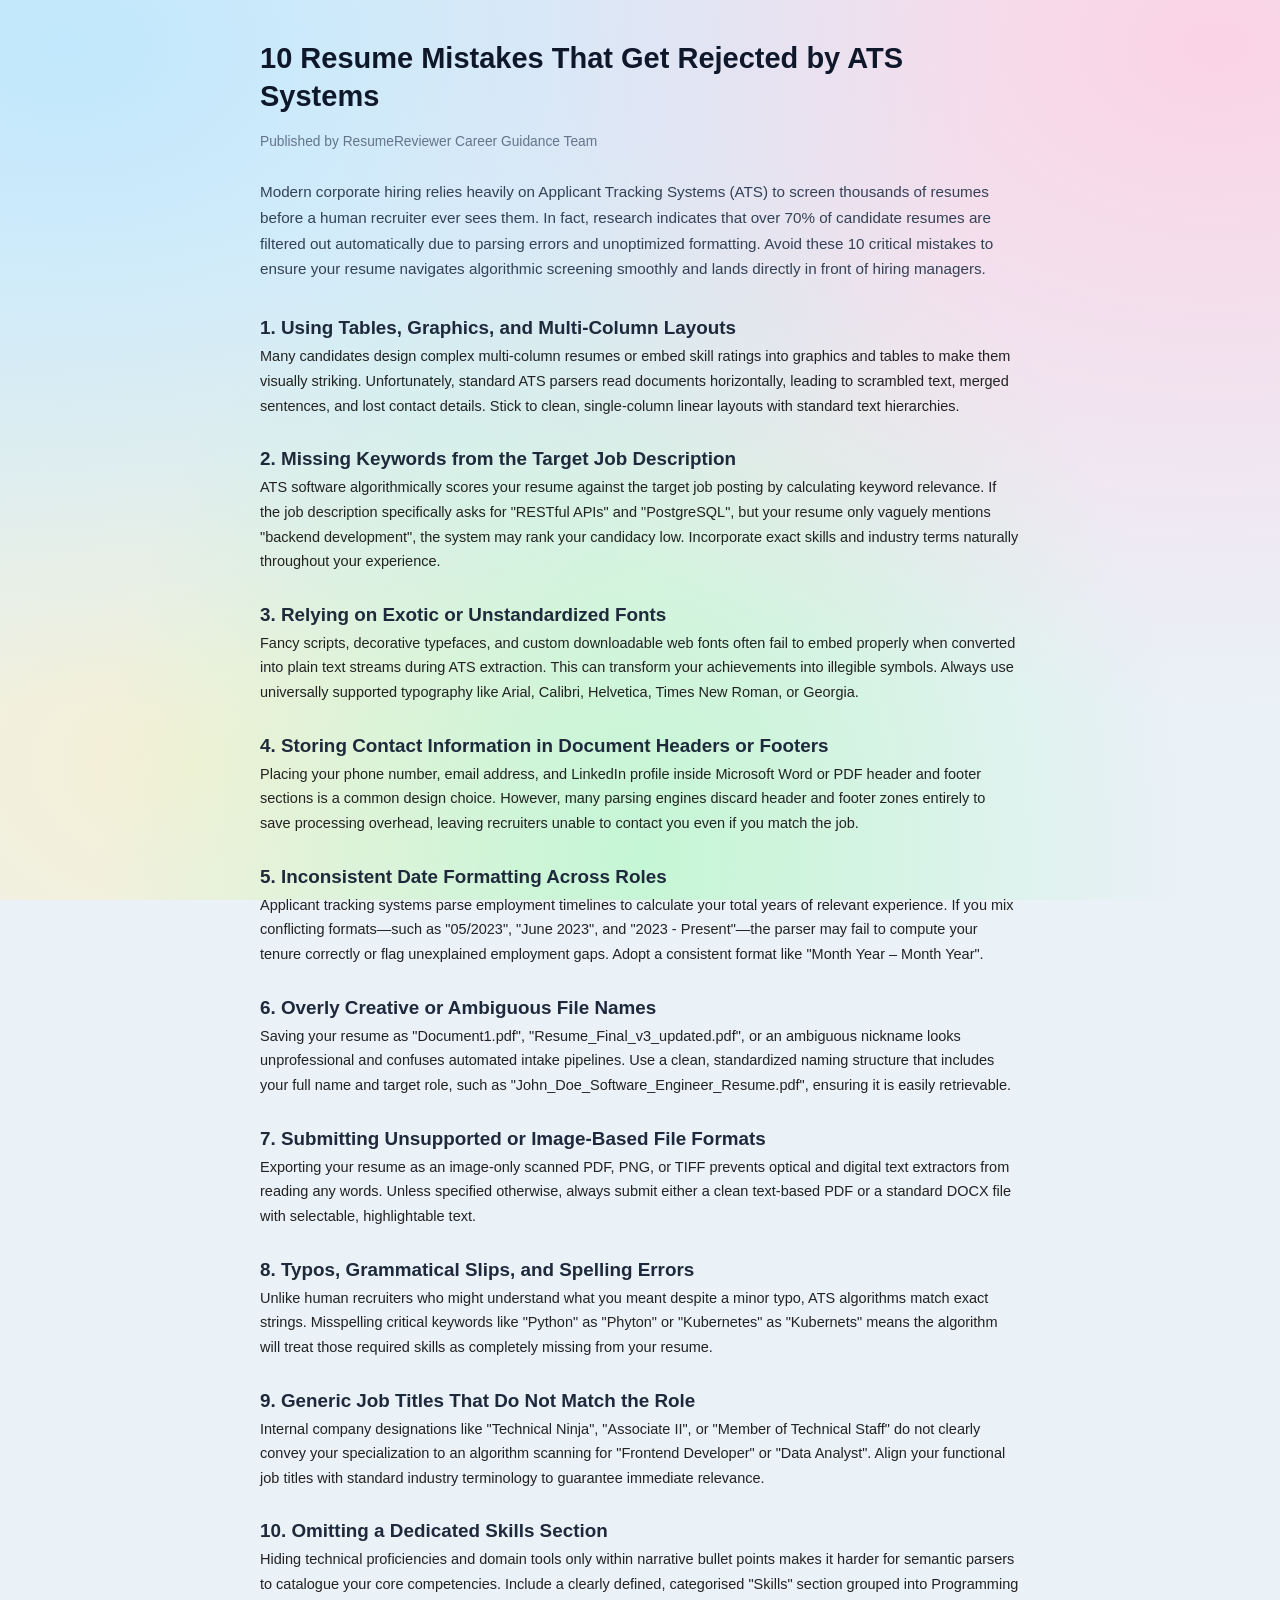
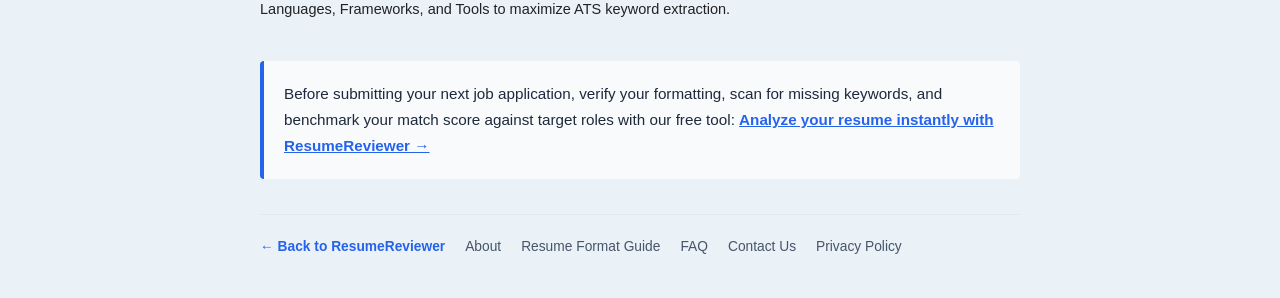
<file: resume-tips.html>
<!DOCTYPE html>
<html lang="en">
<head>
  <meta charset="UTF-8">
  <meta name="viewport" content="width=device-width, initial-scale=1.0" />
  <title>10 Resume Mistakes That Get Rejected by ATS Systems - ResumeReviewer</title>
  <link rel="stylesheet" href="style.css" />
  <script async src="https://pagead2.googlesyndication.com/pagead/js/adsbygoogle.js?client=ca-pub-8290314052095151" crossorigin="anonymous"></script>
</head>
<body>
  <div style="max-width: 800px; margin: 40px auto; padding: 0 20px; font-family: -apple-system, BlinkMacSystemFont, 'Segoe UI', Roboto, Helvetica, Arial, sans-serif; line-height: 1.7; color: #222;">
    <h1 style="color: #0f172a; margin-bottom: 15px; font-size: 2rem; line-height: 1.3;">10 Resume Mistakes That Get Rejected by ATS Systems</h1>
    <p style="color: #64748b; font-size: 0.95rem; margin-bottom: 25px;">Published by ResumeReviewer Career Guidance Team</p>

    <p style="font-size: 1.05rem; color: #334155; margin-bottom: 30px;">
      Modern corporate hiring relies heavily on Applicant Tracking Systems (ATS) to screen thousands of resumes before a human recruiter ever sees them. In fact, research indicates that over 70% of candidate resumes are filtered out automatically due to parsing errors and unoptimized formatting. Avoid these 10 critical mistakes to ensure your resume navigates algorithmic screening smoothly and lands directly in front of hiring managers.
    </p>

    <h2 style="color: #1e293b; font-size: 1.3rem; margin-top: 25px;">1. Using Tables, Graphics, and Multi-Column Layouts</h2>
    <p>
      Many candidates design complex multi-column resumes or embed skill ratings into graphics and tables to make them visually striking. Unfortunately, standard ATS parsers read documents horizontally, leading to scrambled text, merged sentences, and lost contact details. Stick to clean, single-column linear layouts with standard text hierarchies.
    </p>

    <h2 style="color: #1e293b; font-size: 1.3rem; margin-top: 25px;">2. Missing Keywords from the Target Job Description</h2>
    <p>
      ATS software algorithmically scores your resume against the target job posting by calculating keyword relevance. If the job description specifically asks for "RESTful APIs" and "PostgreSQL", but your resume only vaguely mentions "backend development", the system may rank your candidacy low. Incorporate exact skills and industry terms naturally throughout your experience.
    </p>

    <h2 style="color: #1e293b; font-size: 1.3rem; margin-top: 25px;">3. Relying on Exotic or Unstandardized Fonts</h2>
    <p>
      Fancy scripts, decorative typefaces, and custom downloadable web fonts often fail to embed properly when converted into plain text streams during ATS extraction. This can transform your achievements into illegible symbols. Always use universally supported typography like Arial, Calibri, Helvetica, Times New Roman, or Georgia.
    </p>

    <h2 style="color: #1e293b; font-size: 1.3rem; margin-top: 25px;">4. Storing Contact Information in Document Headers or Footers</h2>
    <p>
      Placing your phone number, email address, and LinkedIn profile inside Microsoft Word or PDF header and footer sections is a common design choice. However, many parsing engines discard header and footer zones entirely to save processing overhead, leaving recruiters unable to contact you even if you match the job.
    </p>

    <h2 style="color: #1e293b; font-size: 1.3rem; margin-top: 25px;">5. Inconsistent Date Formatting Across Roles</h2>
    <p>
      Applicant tracking systems parse employment timelines to calculate your total years of relevant experience. If you mix conflicting formats—such as "05/2023", "June 2023", and "2023 - Present"—the parser may fail to compute your tenure correctly or flag unexplained employment gaps. Adopt a consistent format like "Month Year – Month Year".
    </p>

    <h2 style="color: #1e293b; font-size: 1.3rem; margin-top: 25px;">6. Overly Creative or Ambiguous File Names</h2>
    <p>
      Saving your resume as "Document1.pdf", "Resume_Final_v3_updated.pdf", or an ambiguous nickname looks unprofessional and confuses automated intake pipelines. Use a clean, standardized naming structure that includes your full name and target role, such as "John_Doe_Software_Engineer_Resume.pdf", ensuring it is easily retrievable.
    </p>

    <h2 style="color: #1e293b; font-size: 1.3rem; margin-top: 25px;">7. Submitting Unsupported or Image-Based File Formats</h2>
    <p>
      Exporting your resume as an image-only scanned PDF, PNG, or TIFF prevents optical and digital text extractors from reading any words. Unless specified otherwise, always submit either a clean text-based PDF or a standard DOCX file with selectable, highlightable text.
    </p>

    <h2 style="color: #1e293b; font-size: 1.3rem; margin-top: 25px;">8. Typos, Grammatical Slips, and Spelling Errors</h2>
    <p>
      Unlike human recruiters who might understand what you meant despite a minor typo, ATS algorithms match exact strings. Misspelling critical keywords like "Python" as "Phyton" or "Kubernetes" as "Kubernets" means the algorithm will treat those required skills as completely missing from your resume.
    </p>

    <h2 style="color: #1e293b; font-size: 1.3rem; margin-top: 25px;">9. Generic Job Titles That Do Not Match the Role</h2>
    <p>
      Internal company designations like "Technical Ninja", "Associate II", or "Member of Technical Staff" do not clearly convey your specialization to an algorithm scanning for "Frontend Developer" or "Data Analyst". Align your functional job titles with standard industry terminology to guarantee immediate relevance.
    </p>

    <h2 style="color: #1e293b; font-size: 1.3rem; margin-top: 25px;">10. Omitting a Dedicated Skills Section</h2>
    <p>
      Hiding technical proficiencies and domain tools only within narrative bullet points makes it harder for semantic parsers to catalogue your core competencies. Include a clearly defined, categorised "Skills" section grouped into Programming Languages, Frameworks, and Tools to maximize ATS keyword extraction.
    </p>

    <div style="margin-top: 40px; padding: 20px; background-color: #f8fafc; border-left: 4px solid #2563eb; border-radius: 4px;">
      <p style="margin: 0; font-size: 1.05rem; color: #1e293b;">
        Before submitting your next job application, verify your formatting, scan for missing keywords, and benchmark your match score against target roles with our free tool: <a href="index.html" style="color: #2563eb; font-weight: 600; text-decoration: underline;">Analyze your resume instantly with ResumeReviewer &rarr;</a>
      </p>
    </div>

    <div style="margin-top: 35px; padding-top: 20px; border-top: 1px solid #e2e8f0; display: flex; gap: 20px; flex-wrap: wrap; font-size: 0.95rem;">
      <a href="index.html" style="color: #2563eb; text-decoration: none; font-weight: 600;">&larr; Back to ResumeReviewer</a>
      <a href="about.html" style="color: #475569; text-decoration: none;">About</a>
      <a href="resume-format-guide.html" style="color: #475569; text-decoration: none;">Resume Format Guide</a>
      <a href="faq.html" style="color: #475569; text-decoration: none;">FAQ</a>
      <a href="contact.html" style="color: #475569; text-decoration: none;">Contact Us</a>
      <a href="privacy.html" style="color: #475569; text-decoration: none;">Privacy Policy</a>
    </div>
  </div>
</body>
</html>
</file>
<file: style.css>
/* ===================================================================
   RESUME ANALYSER & RECRUITMENT STUDIO
   Human-Crafted Professional SaaS Design System
   Infused with Eye-Soothing, Anti-Glare Light Blue, Pink & Mint Colours
   Designed to eliminate white-screen eye fatigue & visual irritation
   =================================================================== */

/* ─── 1. DESIGN TOKENS & THEMING ────────────────────────────────── */
:root {
  /* Surface & Background (Soothing Anti-Glare System) */
  --bg:           #eaf1f7; /* Anti-glare soft sky-sage canvas (lowered white) */
  --bg-subtle:    #dde8f2;
  --bg-card:      #f0f6fc; /* Luminous pastel surface (no stark white) */
  --bg-card-hover:#e4eff9;
  --surface:      rgba(235, 244, 252, 0.96);
  --surface-2:    rgba(242, 248, 253, 0.96);

  /* Borders & Dividers */
  --border:       #c5dcee;
  --border-subtle:#d7e7f4;
  --border-hover: #99c3e6;
  --border-active:#62a2dc;

  /* Typography (Clear high-contrast dark slate for zero squinting) */
  --text:         #0f172a;
  --text-2:       #334155;
  --text-3:       #64748b;
  --text-muted:   #64748b;

  /* Brand Accents */
  --primary:      #0284c7; /* Serene Ocean / Sky Blue */
  --primary-hover:#0369a1;
  --primary-subtle: #dcedfa;
  --primary-border: #9ecbf0;

  /* Status Tokens */
  --green:        #15803d;
  --green-bg:     var(--pastel-mint);
  --green-border: var(--pastel-mint-border);

  --red:          #be123c;
  --red-bg:       var(--pastel-rose);
  --red-border:   var(--pastel-rose-border);

  --yellow:       #b45309;
  --yellow-bg:    var(--pastel-amber);
  --yellow-border:var(--pastel-amber-border);

  /* ─── Eye-Friendly Pastels: Light Blue, Pink, Mint Green ─── */
  --pastel-sky:             #dcedfa;
  --pastel-sky-soft:        #cce5f8;
  --pastel-sky-border:      #92c6f1;
  --pastel-sky-text:        #0369a1;
  --pastel-sky-accent:      #0284c7;

  --pastel-rose:            #fce1ed;
  --pastel-rose-soft:       #f9cadf;
  --pastel-rose-border:     #f69ebd;
  --pastel-rose-text:       #9f1239;
  --pastel-rose-accent:     #be185d;

  --pastel-mint:            #d6f3e0;
  --pastel-mint-soft:       #bfeecd;
  --pastel-mint-border:     #82dfa3;
  --pastel-mint-text:       #166534;
  --pastel-mint-accent:     #15803d;

  --pastel-lavender:        #e7edfc;
  --pastel-lavender-soft:   #d8e1fa;
  --pastel-lavender-border: #acc2f8;
  --pastel-lavender-text:   #5b21b6;
  --pastel-lavender-accent: #7c3aed;

  --pastel-amber:           #fcf0c9;
  --pastel-amber-soft:      #fae4a4;
  --pastel-amber-border:    #f2cd66;
  --pastel-amber-text:      #854d0e;
  --pastel-amber-accent:    #a16207;

  --pastel-indigo:          #e1ebf9;
  --pastel-indigo-soft:     #ccddf6;
  --pastel-indigo-border:   #9fc0f1;
  --pastel-indigo-text:     #3730a3;
  --pastel-indigo-accent:   #4338ca;

  --pastel-peach:           #fce7d4;
  --pastel-peach-soft:      #f8d4b6;
  --pastel-peach-border:    #f3b281;
  --pastel-peach-text:      #9a3412;
  --pastel-peach-accent:    #c2410c;

  /* Layout & Geometry */
  --radius-sm:    7px;
  --radius:       11px;
  --radius-lg:    15px;
  --radius-xl:    20px;

  /* Soft Eye-Pleasing Elevation */
  --shadow-sm:    0 1px 3px rgba(15, 23, 42, 0.04);
  --shadow:       0 4px 14px rgba(15, 23, 42, 0.06);
  --shadow-lg:    0 18px 36px -6px rgba(15, 23, 42, 0.08);

  --font:         -apple-system, BlinkMacSystemFont, "Segoe UI", Roboto, "Inter", Helvetica, Arial, sans-serif;
  --font-mono:    ui-monospace, SFMono-Regular, Menlo, Monaco, Consolas, monospace;
}

/* ─── 2. RESET & BASE ───────────────────────────────────────────── */
*, *::before, *::after {
  box-sizing: border-box;
  margin: 0;
  padding: 0;
}

html {
  font-size: 14.5px;
  scroll-behavior: smooth;
  -webkit-font-smoothing: antialiased;
  -moz-osx-font-smoothing: grayscale;
  width: 100%;
  max-width: 100vw;
  overflow-x: hidden;
}

/* Anti-Glare Ambient Canvas Wash (Gentle Light Blue, Blush Pink & Mint Green) */
body {
  font-family: var(--font);
  background-color: var(--bg);
  color: var(--text);
  min-height: 100vh;
  line-height: 1.55;
  width: 100%;
  max-width: 100vw;
  overflow-x: hidden;
  position: relative;
  background-image:
    radial-gradient(at 5% 5%, rgba(186, 230, 253, 0.85) 0px, transparent 55%),    /* Luminous Sky Blue */
    radial-gradient(at 95% 5%, rgba(254, 205, 226, 0.82) 0px, transparent 55%),    /* Vibrant Soft Pink */
    radial-gradient(at 50% 95%, rgba(187, 247, 208, 0.82) 0px, transparent 60%),   /* Fresh Mint Green */
    radial-gradient(at 15% 85%, rgba(254, 240, 185, 0.55) 0px, transparent 50%);   /* Warm Sunny Honey */;  /* Subtle Warm Cream */
  background-attachment: fixed;
}

#particles {
  display: none !important;
}

a {
  color: inherit;
  text-decoration: none;
}

button, input, select, textarea {
  font-family: inherit;
  font-size: inherit;
  color: inherit;
}

/* ─── 3. TOP NAVIGATION HEADER ──────────────────────────────────── */
.header {
  position: sticky;
  top: 0;
  z-index: 1000;
  display: flex;
  align-items: center;
  justify-content: space-between;
  padding: 0.75rem 2rem;
  background: rgba(235, 244, 252, 0.95);
  backdrop-filter: blur(16px);
  -webkit-backdrop-filter: blur(16px);
  border-bottom: 1.5px solid var(--border);
  gap: 1.5rem;
  width: 100%;
  max-width: 100vw;
  box-sizing: border-box;
}

.header-brand {
  display: flex;
  align-items: center;
  gap: 0.75rem;
}

.logo-icon {
  width: 44px;
  height: 44px;
  border-radius: 50%;
  background: transparent;
  display: flex;
  align-items: center;
  justify-content: center;
  flex-shrink: 0;
  box-shadow: none;
  filter: drop-shadow(0 3px 8px rgba(2, 132, 199, 0.32));
  transition: transform 0.2s ease, filter 0.2s ease;
}
.logo-icon:hover {
  transform: scale(1.05);
  filter: drop-shadow(0 4px 12px rgba(2, 132, 199, 0.45));
}
.logo-icon.staff-logo {
  background: transparent;
  box-shadow: none;
  filter: drop-shadow(0 3px 8px rgba(2, 132, 199, 0.32));
}
.logo-icon img,
.logo-icon svg {
  width: 100%;
  height: 100%;
  object-fit: contain;
  display: block;
}

.brand-name {
  font-size: 1.15rem;
  font-weight: 700;
  letter-spacing: -0.015em;
  color: var(--text);
  display: flex;
  align-items: center;
  gap: 0.45rem;
}

.brand-name .portal-tag {
  font-size: 0.68rem;
  font-weight: 700;
  text-transform: uppercase;
  padding: 0.15rem 0.5rem;
  background: var(--pastel-mint);
  color: var(--pastel-mint-text);
  border: 1px solid var(--pastel-mint-border);
  border-radius: 12px;
}

.brand-tag {
  font-size: 0.76rem;
  color: var(--text-3);
  font-weight: 500;
  display: block;
  margin-top: -1px;
}

.header-actions {
  display: flex;
  align-items: center;
  gap: 0.85rem;
}

/* Data Privacy & Security Badges */
.privacy-trust-chip {
  display: inline-flex;
  align-items: center;
  gap: 0.45rem;
  padding: 0.35rem 0.75rem;
  background: rgba(16, 185, 129, 0.08);
  border: 1px solid rgba(16, 185, 129, 0.25);
  color: #065f46;
  border-radius: var(--radius-sm);
  font-size: 0.76rem;
  font-weight: 600;
  letter-spacing: -0.01em;
}

.privacy-assurance-callout {
  display: flex;
  align-items: center;
  gap: 0.5rem;
  margin-top: 0.75rem;
  padding: 0.6rem 0.85rem;
  background: rgba(240, 253, 250, 0.8);
  border: 1px solid rgba(20, 184, 166, 0.2);
  border-radius: var(--radius-sm);
  font-size: 0.76rem;
  color: #0f766e;
  line-height: 1.4;
}

.privacy-assurance-callout svg {
  flex-shrink: 0;
  color: #0d9488;
}

/* Platform Segmented Navigation Switcher */
.portal-nav-switcher {
  display: flex;
  align-items: center;
  background: #eef4f9;
  border: 1px solid var(--border);
  border-radius: var(--radius-sm);
  padding: 3px;
  gap: 3px;
}

.portal-nav-btn {
  display: inline-flex;
  align-items: center;
  gap: 0.45rem;
  padding: 0.35rem 0.75rem;
  font-size: 0.8rem;
  font-weight: 600;
  color: var(--text-2);
  border-radius: 5px;
  transition: all 0.15s ease;
  cursor: pointer;
  white-space: nowrap;
}

.portal-nav-btn:hover {
  color: var(--primary);
}

.portal-nav-btn.active {
  background: #ffffff;
  color: var(--pastel-sky-text);
  box-shadow: var(--shadow-sm);
  border: 1px solid var(--pastel-sky-border);
}

.portal-nav-btn.staff-active {
  color: var(--pastel-mint-text);
}

/* ─── 4. MAIN LAYOUT GRID ───────────────────────────────────────── */
.main-grid {
  display: grid;
  grid-template-columns: 360px 1fr 340px;
  min-height: calc(100vh - 58px);
  width: 100%;
  max-width: 100vw;
  box-sizing: border-box;
}

@media (max-width: 1280px) {
  .main-grid {
    grid-template-columns: 340px 1fr;
  }
  .chat-side-panel {
    display: none !important;
  }
}

@media (max-width: 900px) {
  .header {
    padding: 0.65rem 1rem;
    flex-wrap: wrap;
    gap: 0.65rem;
  }

  .header-brand {
    flex: 1;
    min-width: 0;
  }

  .header-actions {
    display: flex;
    align-items: center;
    gap: 0.5rem;
    flex-wrap: wrap;
    justify-content: flex-end;
  }

  .privacy-trust-chip {
    display: none !important;
  }

  .portal-nav-switcher {
    order: 3;
    width: 100%;
    margin-top: 0.25rem;
    display: flex;
  }

  .portal-nav-btn {
    flex: 1;
    min-width: 0;
    justify-content: center;
    font-size: 0.76rem;
    padding: 0.45rem 0.4rem;
    text-align: center;
  }

  .api-key-wrap {
    order: 2;
  }

  .main-grid {
    display: flex !important;
    flex-direction: column !important;
    width: 100% !important;
    max-width: 100% !important;
    min-height: auto !important;
    overflow-x: hidden !important;
  }

  .panel {
    max-height: none !important;
    overflow-y: visible !important;
    padding: 1.25rem 1rem !important;
    width: 100% !important;
    max-width: 100% !important;
    box-sizing: border-box !important;
  }

  .panel-left {
    border-right: none !important;
    border-bottom: 1.5px solid #b3d7f0 !important;
  }

  .panel-center {
    padding: 1.25rem 1rem !important;
  }

  .panel-right {
    border-left: none !important;
    border-top: 1.5px solid #f5bed4 !important;
  }
}

@media (max-width: 600px) {
  .header {
    padding: 0.6rem 0.75rem;
  }

  .brand-name {
    font-size: 1.05rem;
  }

  .brand-tag {
    font-size: 0.7rem;
  }

  .logo-icon {
    width: 36px;
    height: 36px;
  }

  .panel {
    padding: 1rem 0.75rem !important;
  }

  .panel-header {
    flex-direction: row;
    align-items: center;
    justify-content: space-between;
    gap: 0.5rem;
  }

  .panel-title {
    font-size: 0.95rem;
  }

  .dropzone {
    padding: 1.75rem 1rem;
  }

  .dropzone-title {
    font-size: 0.88rem;
  }

  .dropzone-sub {
    font-size: 0.74rem;
  }

  .btn-upload {
    width: 100%;
    justify-content: center;
    padding: 0.65rem 1rem;
  }

  .btn-analyse {
    width: 100%;
    padding: 0.82rem 1.2rem;
    font-size: 0.94rem;
    justify-content: center;
  }

  .score-card {
    flex-direction: column;
    align-items: center;
    text-align: center;
    padding: 1.25rem 1rem;
    gap: 1rem;
  }

  .score-meta {
    width: 100%;
  }

  .score-grade-row {
    justify-content: center;
  }

  .btn-copy-json {
    margin-left: 0;
    width: 100%;
    justify-content: center;
  }

  .score-summary {
    text-align: left;
    font-size: 0.84rem;
  }

  .ai-editor-cta-banner {
    flex-direction: column;
    align-items: stretch;
    text-align: left;
    gap: 0.85rem;
    padding: 1rem;
  }

  .btn-cta-launch-editor {
    width: 100%;
    justify-content: center;
  }

  .card {
    padding: 1.15rem 1rem;
    margin-bottom: 1.1rem;
  }

  .cards-row {
    grid-template-columns: 1fr;
    gap: 1rem;
  }

  .evaluation-dimensions-grid {
    grid-template-columns: 1fr;
    gap: 0.65rem;
  }

  .eval-dimension-item {
    padding: 0.75rem 0.85rem;
  }

  .sp-headline-row {
    padding: 10px 12px;
    gap: 10px;
    justify-content: space-between;
  }

  .sp-score-val {
    font-size: 1.5rem;
  }

  .sp-gain-pill {
    padding: 0.35rem 0.65rem;
    font-size: 0.78rem;
  }

  .rewrite-comparison {
    grid-template-columns: 1fr;
    gap: 0.75rem;
  }

  .skills-grid {
    grid-template-columns: 1fr;
  }
}

@media (max-width: 440px) {
  .brand-tag {
    display: none;
  }
  .portal-nav-btn {
    font-size: 0.72rem;
    padding: 0.4rem 0.3rem;
    gap: 0.25rem;
  }
  .portal-nav-btn svg {
    width: 12px;
    height: 12px;
  }
  .api-key-toggle {
    font-size: 0.72rem;
    padding: 0.35rem 0.55rem;
  }
}

/* Panels with Ergonomic Tinting */
.panel {
  padding: 1.5rem;
  overflow-y: auto;
  max-height: calc(100vh - 58px);
}

/* Left Panel: Calming Light Blue Tint */
.panel-left {
  background: rgba(228, 242, 252, 0.94);
  border-right: 1.5px solid #b3d7f0;
}

.panel-center {
  padding: 2rem 2.25rem;
  background: transparent;
}

/* Right Panel: Comforting Soft Pink Tint */
.panel-right {
  border-left: 1.5px solid #f5bed4;
  border-right: none;
  background: rgba(253, 235, 243, 0.94);
}

.panel-title {
  font-size: 0.95rem;
  font-weight: 700;
  letter-spacing: -0.01em;
  color: var(--text);
}

.panel-header {
  display: flex;
  align-items: center;
  justify-content: space-between;
  margin-bottom: 1.25rem;
}

/* ─── 5. LEFT PANEL CONTROLS (TABS & DROPZONE) ─────────────────── */
.tab-row {
  display: flex;
  background: #e2edf7;
  border: 1px solid var(--border);
  border-radius: var(--radius-sm);
  padding: 2px;
  gap: 2px;
}

.tab {
  padding: 0.3rem 0.7rem;
  font-size: 0.78rem;
  font-weight: 600;
  color: var(--text-2);
  background: transparent;
  border: none;
  border-radius: 4px;
  cursor: pointer;
  transition: all 0.15s ease;
}

.tab:hover {
  color: var(--primary);
}

.tab.active {
  background: #ffffff;
  color: var(--pastel-sky-text);
  box-shadow: var(--shadow-sm);
  border: 1px solid var(--pastel-sky-border);
}

.tab-content {
  display: none;
}
.tab-content.active {
  display: block;
}

/* Dropzone (Restful Light Blue) */
.dropzone {
  border: 2px dashed #7fc1ed;
  border-radius: var(--radius);
  background: #dcf0fb;
  padding: 2.25rem 1.25rem;
  text-align: center;
  cursor: pointer;
  transition: all 0.2s ease;
}

.dropzone:hover, .dropzone.dragover {
  border-color: var(--primary);
  background: #cfe8f9;
  box-shadow: 0 4px 16px rgba(2, 132, 199, 0.12);
}

.dropzone-icon {
  width: 46px;
  height: 46px;
  margin: 0 auto 0.85rem auto;
  border-radius: 12px;
  background: #ffffff;
  border: 1.5px solid var(--pastel-sky-border);
  display: flex;
  align-items: center;
  justify-content: center;
  color: var(--primary);
  box-shadow: 0 2px 8px rgba(2, 132, 199, 0.08);
}
.dropzone-icon svg {
  width: 24px;
  height: 24px;
}

.dropzone-title {
  font-size: 0.92rem;
  font-weight: 700;
  color: var(--text);
  margin-bottom: 0.25rem;
}

.dropzone-sub {
  font-size: 0.76rem;
  color: var(--text-3);
  margin-bottom: 1.1rem;
}

.btn-upload {
  display: inline-flex;
  align-items: center;
  gap: 0.45rem;
  padding: 0.5rem 1.1rem;
  background: var(--primary);
  color: #ffffff;
  font-size: 0.82rem;
  font-weight: 600;
  border-radius: var(--radius-sm);
  cursor: pointer;
  box-shadow: 0 2px 6px rgba(2, 132, 199, 0.25);
  transition: background 0.15s ease, transform 0.1s ease;
}

.btn-upload:hover {
  background: var(--primary-hover);
  transform: translateY(-1px);
}

.file-info {
  margin-top: 0.75rem;
  padding: 0.7rem 0.9rem;
  background: #d4ecf9;
  border: 1.5px solid #91c7ee;
  border-radius: var(--radius-sm);
  font-size: 0.8rem;
  color: var(--pastel-sky-text);
  display: flex;
  align-items: center;
  justify-content: space-between;
  width: 100%;
  max-width: 100%;
  box-sizing: border-box;
  overflow: hidden;
  overflow-wrap: anywhere;
  word-break: break-word;
}

.btn-remove-file {
  background: #ffffff;
  border: 1px solid rgba(220, 38, 38, 0.45);
  color: #dc2626;
  border-radius: var(--radius-sm);
  padding: 0.25rem 0.55rem;
  font-size: 0.74rem;
  font-weight: 600;
  cursor: pointer;
  display: inline-flex;
  align-items: center;
  gap: 0.3rem;
  flex-shrink: 0;
  transition: all 0.15s ease;
  margin-left: 0.5rem;
}

.btn-remove-file:hover {
  background: #fee2e2;
  border-color: #dc2626;
}

.file-info.file-info-error {
  background: #fee2e2;
  border: 1.5px solid #fca5a5;
  color: #991b1b;
  display: block;
  width: 100%;
  max-width: 100%;
  box-sizing: border-box;
  overflow: hidden;
  overflow-wrap: anywhere;
  word-break: break-word;
}

.candidate-row.candidate-row-invalid {
  background: #fffafa;
}

.candidate-row.candidate-row-invalid:hover {
  background: #fef2f2;
}

/* Paste Textarea */
.textarea-wrapper {
  background: #ffffff;
  border: 1.5px solid var(--border);
  border-radius: var(--radius);
  padding: 0.75rem;
  margin-bottom: 1rem;
}

.resume-textarea {
  width: 100%;
  height: 180px;
  background: transparent;
  border: none;
  outline: none;
  resize: vertical;
  color: var(--text);
  font-size: 0.82rem;
  line-height: 1.55;
}

.textarea-footer {
  display: flex;
  align-items: center;
  justify-content: space-between;
  padding-top: 0.5rem;
  border-top: 1px solid var(--border-subtle);
}

.char-count {
  font-size: 0.72rem;
  color: var(--text-3);
}

.btn-ghost {
  background: transparent;
  border: none;
  color: var(--text-3);
  font-size: 0.75rem;
  cursor: pointer;
  padding: 0.2rem 0.5rem;
  border-radius: 4px;
}
.btn-ghost:hover {
  color: var(--text);
  background: var(--bg-subtle);
}

.role-row {
  margin-top: 1.1rem;
}

.label {
  display: block;
  font-size: 0.78rem;
  font-weight: 600;
  color: var(--text-2);
  margin-bottom: 0.35rem;
}

.optional {
  color: var(--text-3);
  font-weight: 400;
}

.input {
  width: 100%;
  background: #ffffff;
  border: 1.5px solid var(--border);
  border-radius: var(--radius-sm);
  padding: 0.55rem 0.8rem;
  color: var(--text);
  font-size: 0.84rem;
  transition: all 0.15s ease;
  outline: none;
}

.input:focus {
  border-color: var(--primary);
  box-shadow: 0 0 0 2px var(--pastel-sky-border);
}

.jd-textarea {
  resize: vertical;
  min-height: 70px;
}

/* Analyse Button */
.btn-analyse {
  margin-top: 1.4rem;
  width: 100%;
  display: flex;
  align-items: center;
  justify-content: center;
  gap: 0.5rem;
  padding: 0.75rem 1.25rem;
  background: var(--primary);
  color: #ffffff;
  font-size: 0.92rem;
  font-weight: 700;
  border-radius: var(--radius-sm);
  border: none;
  cursor: pointer;
  box-shadow: 0 3px 10px rgba(2, 132, 199, 0.28);
  transition: all 0.15s ease;
}

.btn-analyse:hover:not(:disabled) {
  background: var(--primary-hover);
  transform: translateY(-1px);
}

.btn-analyse:disabled {
  opacity: 0.6;
  cursor: not-allowed;
}

/* ─── Shining Watermark below Analyse Button ─── */
.analyse-watermark-wrap {
  display: flex;
  justify-content: center;
  align-items: center;
  margin-top: 0.85rem;
  padding: 0.15rem 0;
  user-select: none;
  pointer-events: none;
}

.analyse-watermark-shine {
  font-family: 'Space Grotesk', 'Outfit', -apple-system, BlinkMacSystemFont, 'Inter', sans-serif;
  font-size: 0.94rem;
  font-weight: 800;
  letter-spacing: 0.38em;
  text-transform: uppercase;
  display: inline-flex;
  align-items: center;
  padding-left: 0.38em; /* balances letter-spacing visually */

  /* Luminous multi-hue shimmering gradient */
  background: linear-gradient(
    120deg,
    rgba(2, 132, 199, 0.5) 0%,
    rgba(14, 165, 233, 0.85) 20%,
    #ffffff 45%,
    #e0f2fe 52%,
    #f472b6 60%,
    rgba(14, 165, 233, 0.85) 78%,
    rgba(2, 132, 199, 0.5) 100%
  );
  background-size: 240% 100%;
  -webkit-background-clip: text;
  -webkit-text-fill-color: transparent;
  background-clip: text;
  animation: wamenderShimmer 3.2s cubic-bezier(0.4, 0, 0.2, 1) infinite;

  /* Ambient light sheen */
  filter: drop-shadow(0 0 9px rgba(14, 165, 233, 0.45));
  opacity: 0.95;
  transition: opacity 0.25s ease;
}

@keyframes wamenderShimmer {
  0% {
    background-position: 220% 0;
  }
  100% {
    background-position: -40% 0;
  }
}

/* Center Bottom Watermark in Staff Portal */
.staff-bottom-watermark-wrap {
  display: flex;
  justify-content: center;
  align-items: center;
  margin: 2.2rem auto 1.5rem auto;
  padding: 0.5rem 0;
  user-select: none;
  pointer-events: none;
}

/* ─── 6. CENTER RESULTS DASHBOARD (Eye-Care Light Blue, Pink & Green Cards) ─── */
.panel-center:has(#results:not(.hidden)) #emptyState,
.panel-center:has(#skeletonWrap:not(.hidden)) #emptyState {
  display: none !important;
}

.empty-state {
  display: flex;
  flex-direction: column;
  align-items: center;
  justify-content: center;
  min-height: 480px;
  text-align: center;
  padding: 2rem;
}

.empty-icon {
  width: 60px;
  height: 60px;
  border-radius: 16px;
  background: var(--pastel-sky);
  border: 1.5px solid var(--pastel-sky-border);
  display: flex;
  align-items: center;
  justify-content: center;
  margin-bottom: 1rem;
  color: var(--primary);
  box-shadow: 0 4px 12px rgba(2, 132, 199, 0.08);
}

.empty-title {
  font-size: 1.15rem;
  font-weight: 700;
  color: var(--text);
  margin-bottom: 0.4rem;
}

.empty-sub {
  font-size: 0.85rem;
  color: var(--text-3);
  max-width: 380px;
}

/* Score Section Banner (Soothing Light Blue to Mint Gradient) */
.score-section {
  display: flex;
  align-items: center;
  gap: 2rem;
  padding: 1.75rem 2rem;
  background: linear-gradient(135deg, #dcedfa 0%, #dbf5e7 100%);
  border: 1.5px solid #a8daf5;
  border-radius: var(--radius-lg);
  box-shadow: 0 4px 20px -2px rgba(2, 132, 199, 0.06);
  margin-bottom: 1.5rem;
}

.score-ring-wrap {
  position: relative;
  width: 110px;
  height: 110px;
  flex-shrink: 0;
}

.score-ring {
  width: 100%;
  height: 100%;
  transform: rotate(-90deg);
}

.ring-bg {
  fill: none;
  stroke: #d7e8f5;
  stroke-width: 8;
}

.ring-fill {
  fill: none;
  stroke: var(--primary);
  stroke-width: 8;
  stroke-linecap: round;
  transition: stroke-dashoffset 1.2s cubic-bezier(0.16, 1, 0.3, 1);
}

.score-center {
  position: absolute;
  inset: 0;
  display: flex;
  flex-direction: column;
  align-items: center;
  justify-content: center;
}

.score-num {
  font-size: 2rem;
  font-weight: 800;
  line-height: 1;
  letter-spacing: -0.03em;
  color: var(--text);
}

.score-label {
  font-size: 0.72rem;
  color: var(--text-3);
  font-weight: 600;
  margin-top: 2px;
}

.score-meta {
  flex: 1;
}

.score-grade-row {
  display: flex;
  align-items: center;
  gap: 0.65rem;
  flex-wrap: wrap;
  margin-bottom: 0.6rem;
}

.score-grade {
  font-size: 0.95rem;
  font-weight: 700;
  padding: 0.2rem 0.65rem;
  border-radius: 20px;
  background: var(--pastel-sky);
  color: var(--pastel-sky-text);
  border: 1px solid var(--pastel-sky-border);
}

.verdict-pill {
  font-size: 0.78rem;
  font-weight: 700;
  padding: 0.2rem 0.65rem;
  border-radius: 20px;
  background: var(--pastel-mint);
  border: 1px solid var(--pastel-mint-border);
  color: var(--pastel-mint-text);
}

.btn-copy-json {
  margin-left: auto;
  display: inline-flex;
  align-items: center;
  gap: 0.35rem;
  padding: 0.35rem 0.7rem;
  font-size: 0.76rem;
  font-weight: 600;
  background: #ffffff;
  border: 1.5px solid var(--pastel-sky-border);
  border-radius: var(--radius-sm);
  color: var(--pastel-sky-text);
  cursor: pointer;
  transition: all 0.15s ease;
}
.btn-copy-json:hover {
  background: var(--pastel-sky);
}

.btn-open-editor {
  display: inline-flex;
  align-items: center;
  gap: 0.45rem;
  padding: 0.4rem 0.85rem;
  background: var(--primary);
  color: #ffffff;
  font-size: 0.8rem;
  font-weight: 700;
  border-radius: var(--radius-sm);
  border: none;
  cursor: pointer;
  box-shadow: 0 2px 6px rgba(2, 132, 199, 0.2);
  transition: all 0.15s ease;
}
.btn-open-editor:hover {
  background: var(--primary-hover);
}

.score-summary {
  font-size: 0.86rem;
  color: var(--text-2);
  line-height: 1.55;
}

/* AI Resume Editor Action Banner (Tri-Pastel Wash: Blue -> Pink -> Green) */
.ai-editor-cta-banner {
  margin-bottom: 1.5rem;
  padding: 1.15rem 1.4rem;
  background: linear-gradient(135deg, #dcf0fc 0%, #fce2ed 50%, #d8f3e3 100%);
  border: 1.5px solid #b3daf5;
  border-radius: var(--radius);
  display: flex;
  align-items: center;
  justify-content: space-between;
  gap: 1.25rem;
  box-shadow: 0 4px 14px rgba(2, 132, 199, 0.05);
}

.cta-banner-content {
  display: flex;
  align-items: center;
  gap: 0.85rem;
}

.cta-banner-icon {
  width: 40px;
  height: 40px;
  border-radius: 10px;
  background: #ffffff;
  border: 1.5px solid #bde0f7;
  color: var(--primary);
  display: flex;
  align-items: center;
  justify-content: center;
  flex-shrink: 0;
  box-shadow: 0 2px 6px rgba(2, 132, 199, 0.1);
}

.cta-banner-text h4 {
  font-size: 0.92rem;
  font-weight: 700;
  color: var(--text);
  margin-bottom: 2px;
}

.cta-banner-text p {
  font-size: 0.78rem;
  color: var(--text-2);
  line-height: 1.45;
}

.btn-cta-launch-editor {
  display: inline-flex;
  align-items: center;
  gap: 0.45rem;
  padding: 0.55rem 1.15rem;
  background: var(--primary);
  color: #ffffff;
  font-weight: 700;
  font-size: 0.82rem;
  border-radius: var(--radius-sm);
  border: none;
  cursor: pointer;
  white-space: nowrap;
  box-shadow: 0 2px 8px rgba(2, 132, 199, 0.25);
  transition: all 0.15s ease;
}
.btn-cta-launch-editor:hover {
  background: var(--primary-hover);
  transform: translateY(-1px);
}

/* ─── Cards System: Soft Tinted Anti-Glare Surfaces ─── */
.card {
  border-radius: var(--radius);
  padding: 1.4rem 1.5rem;
  margin-bottom: 1.4rem;
  box-shadow: var(--shadow-sm);
}

/* Specific Eye-Care Tinting per Card Type */
#evalDimensionsCard {
  background: #e9f4fc;
  border: 1.5px solid #b5ddf7;
}

#sectionScoresCard {
  background: #fde6f0;
  border: 1.5px solid #f6b4ce;
}

#diagnosticAuditCard {
  background: #e0f6e9;
  border: 1.5px solid #99e1b5;
}

#skillsInventoryCard {
  background: #ebf3fe;
  border: 1.5px solid #bad9f9;
}

#bulletRewriteCard {
  background: #e8f3fd;
  border: 1.5px solid #b1d9f6;
}

#languageAuditCard {
  background: #fde6f0;
  border: 1.5px solid #f6b4ce;
}

#employmentGapsCard {
  background: #e0f6e9;
  border: 1.5px solid #99e1b5;
}

#suggestedRolesCard {
  background: #e8f3fd;
  border: 1.5px solid #b1d9f6;
}

.card-action {
  background: #e0f6e9;
  border: 1.5px solid #99e1b5;
}

.card:not([id]):not([class*="card-"]) {
  background: #eaf3fb;
  border: 1.5px solid #bfdcf1;
}

.card-title {
  display: flex;
  align-items: center;
  gap: 0.5rem;
  font-size: 0.92rem;
  font-weight: 700;
  letter-spacing: -0.01em;
  color: var(--text);
  margin-bottom: 1rem;
}

.cards-row {
  display: grid;
  grid-template-columns: repeat(auto-fit, minmax(260px, 1fr));
  gap: 1.2rem;
  margin-bottom: 1.4rem;
}
.cards-row .card {
  margin-bottom: 0;
}

/* Evaluation Dimensions */
.eval-dimensions-header {
  display: flex;
  align-items: center;
  justify-content: space-between;
  margin-bottom: 0.5rem;
}

.dimensions-weight-badge {
  font-size: 0.74rem;
  font-weight: 700;
  color: var(--pastel-sky-text);
  background: #ffffff;
  border: 1.5px solid var(--pastel-sky-border);
  padding: 0.15rem 0.55rem;
  border-radius: 12px;
}

.dimensions-desc {
  font-size: 0.78rem;
  color: var(--text-2);
  margin-bottom: 1.1rem;
}

.evaluation-dimensions-grid {
  display: grid;
  grid-template-columns: repeat(auto-fit, minmax(220px, 1fr));
  gap: 0.85rem;
}

.eval-dimension-item {
  background: #f7fbfe;
  border: 1.5px solid #c8e2f4;
  border-radius: var(--radius-sm);
  padding: 0.85rem 1rem;
  transition: all 0.15s ease;
}
.eval-dimension-item:hover {
  border-color: #9bc8ea;
  box-shadow: 0 2px 8px rgba(2, 132, 199, 0.06);
}

.dim-header {
  display: flex;
  align-items: center;
  justify-content: space-between;
  margin-bottom: 0.5rem;
}

.dim-title {
  font-size: 0.8rem;
  font-weight: 600;
  color: var(--text);
  display: flex;
  align-items: center;
  gap: 0.35rem;
}

.dim-weight-tag {
  font-size: 0.7rem;
  font-weight: 600;
  color: var(--pastel-sky-text);
  background: var(--pastel-sky);
  border: 1px solid var(--pastel-sky-border);
  padding: 0.1rem 0.45rem;
  border-radius: 10px;
}

.dim-meter-track {
  height: 6px;
  background: #e2eef7;
  border-radius: 3px;
  overflow: hidden;
  margin-bottom: 0.5rem;
}

.dim-meter-fill {
  height: 100%;
  border-radius: 3px;
  transition: width 0.8s cubic-bezier(0.16, 1, 0.3, 1);
}

.dim-footer {
  display: flex;
  align-items: center;
  justify-content: space-between;
  font-size: 0.72rem;
}

.dim-score-text {
  color: var(--text-2);
}

.dim-status-text {
  font-weight: 700;
  color: var(--pastel-mint-text);
}

/* Section Bars */
.section-bars {
  display: flex;
  flex-direction: column;
  gap: 0.75rem;
}

.section-bar-item {
  display: grid;
  grid-template-columns: 140px 1fr 45px;
  align-items: center;
  gap: 0.85rem;
}

.section-bar-label {
  font-size: 0.8rem;
  font-weight: 600;
  color: var(--text-2);
}

.section-bar-track {
  height: 7px;
  background: #f8c9dc;
  border-radius: 4px;
  overflow: hidden;
}

.section-bar-fill {
  height: 100%;
  border-radius: 4px;
  transition: width 0.8s cubic-bezier(0.16, 1, 0.3, 1);
}

.section-bar-val {
  font-size: 0.78rem;
  font-weight: 700;
  color: var(--text);
  text-align: right;
}

/* Evidence Audit Grid (Mint Green Theme) */
.audit-grid {
  display: grid;
  grid-template-columns: repeat(auto-fit, minmax(180px, 1fr));
  gap: 0.85rem;
}

.audit-item {
  background: #f3fcf6;
  border: 1.5px solid #a9e4be;
  border-radius: var(--radius-sm);
  padding: 0.85rem 1rem;
}

.audit-highlight {
  grid-column: 1 / -1;
  background: #d3f4df;
  border: 1.5px solid #77dba0;
}

.audit-header-row {
  display: flex;
  align-items: center;
  justify-content: space-between;
  margin-bottom: 0.4rem;
}

.audit-label {
  font-size: 0.76rem;
  font-weight: 600;
  color: var(--text-2);
}

.audit-value {
  font-size: 1.1rem;
  font-weight: 800;
  color: var(--text);
  margin-bottom: 0.35rem;
}

.audit-sub {
  font-size: 0.74rem;
  color: var(--text-2);
  line-height: 1.45;
  margin-top: 0.25rem;
}

/* Seniority tracks in audit */
.audit-seniority-tracks {
  margin: 0.65rem 0;
  padding: 0.6rem 0.8rem;
  background: #ffffff;
  border: 1px solid #bce8cb;
  border-radius: var(--radius-sm);
}

.audit-seniority-title {
  font-size: 0.74rem;
  font-weight: 600;
  color: var(--text-2);
  margin-bottom: 0.45rem;
}

.seniority-tier-item {
  margin-bottom: 0.4rem;
}

.tier-header-line {
  display: flex;
  justify-content: space-between;
  font-size: 0.72rem;
  margin-bottom: 2px;
}

.tier-meter {
  height: 5px;
  background: #e2f2e7;
  border-radius: 3px;
  overflow: hidden;
}

.tier-meter-bar {
  height: 100%;
  border-radius: 3px;
}

/* Technical Skills Categorized Inventory (Restful Blue, Pink & Green Groups) */
.skills-category-container {
  display: flex;
  flex-direction: column;
  gap: 0.85rem;
}

.skills-category-group {
  border-radius: var(--radius-sm);
  padding: 0.85rem 1.1rem;
  border: 1.5px solid var(--border);
}

/* Group 1: Light Sky Blue */
.skills-category-group:nth-child(1) {
  background: #dcedfa;
  border-color: #92c6f1;
}
/* Group 2: Soft Rose Pink */
.skills-category-group:nth-child(2) {
  background: #fce1ed;
  border-color: #f69ebd;
}
/* Group 3: Calming Mint Green */
.skills-category-group:nth-child(3) {
  background: #d6f3e0;
  border-color: #82dfa3;
}
/* Group 4: Soft Lavender Blue */
.skills-category-group:nth-child(4) {
  background: #e7edfc;
  border-color: #acc2f8;
}
/* Group 5: Soft Peach Warmth */
.skills-category-group:nth-child(5) {
  background: #fce7d4;
  border-color: #f4b484;
}

.category-group-header {
  display: flex;
  align-items: center;
  gap: 0.45rem;
  margin-bottom: 0.55rem;
}

.category-group-label {
  font-size: 0.82rem;
  font-weight: 700;
  color: var(--text);
}

.category-group-count {
  font-size: 0.7rem;
  font-weight: 700;
  padding: 0.1rem 0.45rem;
  border-radius: 10px;
  background: #ffffff;
  border: 1px solid var(--border);
  color: var(--text-2);
}

.category-chips-wrap {
  display: flex;
  flex-wrap: wrap;
  gap: 0.4rem;
}

.category-skill-chip {
  font-size: 0.75rem;
  font-weight: 600;
  padding: 0.22rem 0.6rem;
  background: #ffffff;
  border: 1px solid var(--border);
  border-radius: 4px;
  color: var(--text);
  box-shadow: 0 1px 2px rgba(15, 23, 42, 0.04);
}

/* Bullet Lists & Highlights */
.bullet-list {
  list-style: none;
  display: flex;
  flex-direction: column;
  gap: 0.5rem;
}

.bullet-list li {
  position: relative;
  padding-left: 1.2rem;
  font-size: 0.82rem;
  color: var(--text-2);
  line-height: 1.45;
}

.bullet-list li::before {
  content: "•";
  position: absolute;
  left: 0;
  color: var(--primary);
  font-weight: 800;
}

/* 3 Key Status Cards: Green, Pink, Yellow */
.card-green {
  border: 1.5px solid #8be3ab;
  background: #d8f5e3;
}
.card-green .card-title {
  color: #166534;
}
.card-green .bullet-list li::before {
  color: #166534;
}

.card-red {
  border: 1.5px solid #f6a6c3;
  background: #fce3ee;
}
.card-red .card-title {
  color: #9f1239;
}
.card-red .bullet-list li::before {
  color: #9f1239;
}

.card-yellow {
  border: 1.5px solid #f1cd64;
  background: #fcf1ca;
}
.card-yellow .card-title {
  color: #854d0e;
}

/* ATS Pillar Row */
.ats-score-row {
  display: flex;
  align-items: baseline;
  gap: 0.5rem;
  margin-bottom: 0.65rem;
}

.ats-score-num {
  font-size: 1.25rem;
  font-weight: 700;
  color: var(--text);
}

.ats-badge {
  font-size: 0.74rem;
  font-weight: 700;
  padding: 0.15rem 0.5rem;
  border-radius: 12px;
  background: #ffffff;
  border: 1px solid #f4e39e;
  color: #854d0e;
}

/* Weakness List */
.weakness-list {
  display: flex;
  flex-direction: column;
  gap: 0.75rem;
  list-style: none;
}

.weakness-item {
  background: #ffffff;
  border: 1.5px solid var(--border);
  border-radius: var(--radius-sm);
  padding: 0.75rem 0.95rem;
  display: flex;
  align-items: flex-start;
  justify-content: space-between;
  gap: 0.75rem;
}

.weakness-text {
  font-size: 0.8rem;
  color: var(--text-2);
  line-height: 1.45;
}

.severity-badge {
  font-size: 0.7rem;
  font-weight: 700;
  text-transform: uppercase;
  padding: 0.15rem 0.5rem;
  border-radius: 12px;
  white-space: nowrap;
}
.severity-high {
  background: var(--pastel-rose);
  border: 1px solid var(--pastel-rose-border);
  color: var(--pastel-rose-text);
}
.severity-medium {
  background: var(--pastel-amber);
  border: 1px solid var(--pastel-amber-border);
  color: var(--pastel-amber-text);
}
.severity-low {
  background: var(--pastel-sky);
  border: 1px solid var(--pastel-sky-border);
  color: var(--pastel-sky-text);
}

/* ─── High-Impact Bullet Rewriter (STAR / Google XYZ Formula) ─── */
.rewrite-intro {
  font-size: 0.82rem;
  color: var(--text-2);
  margin-bottom: 1rem;
  line-height: 1.5;
}

.rewrite-list {
  display: flex;
  flex-direction: column;
  gap: 1.15rem;
}

.rewrite-card {
  background: #ffffff;
  border: 1.5px solid #bddcf6;
  border-radius: var(--radius-md, 12px);
  padding: 1.25rem 1.35rem;
  box-shadow: 0 2px 8px rgba(15, 23, 42, 0.05);
  display: flex;
  flex-direction: column;
  gap: 0.95rem;
  transition: all 0.2s ease;
}

.rewrite-card:hover {
  border-color: #79baea;
  box-shadow: 0 6px 18px rgba(2, 132, 199, 0.1);
  transform: translateY(-1px);
}

.rewrite-card-header {
  display: flex;
  align-items: center;
  justify-content: space-between;
  gap: 0.75rem;
  flex-wrap: wrap;
  padding-bottom: 0.75rem;
  border-bottom: 1px dashed #dbeafe;
}

.rewrite-badge {
  font-size: 0.75rem;
  font-weight: 800;
  background: #e0e7ff;
  color: #3730a3;
  border: 1px solid #c7d2fe;
  padding: 0.25rem 0.7rem;
  border-radius: 999px;
  display: inline-flex;
  align-items: center;
  letter-spacing: 0.02em;
}

.rewrite-issue {
  font-size: 0.79rem;
  font-weight: 600;
  color: #b91c1c;
  background: #fee2e2;
  border: 1px solid #fecaca;
  padding: 0.25rem 0.7rem;
  border-radius: 8px;
}

.rewrite-comparison {
  display: grid;
  grid-template-columns: 1fr 1fr;
  gap: 1rem;
}

@media (max-width: 768px) {
  .rewrite-comparison {
    grid-template-columns: 1fr;
  }
}

.rewrite-block {
  border-radius: 10px;
  padding: 0.95rem 1.05rem;
  display: flex;
  flex-direction: column;
  gap: 0.5rem;
  line-height: 1.55;
  transition: border-color 0.15s ease;
}

.rewrite-block.original {
  background: #fff5f5;
  border: 1.5px solid #fecaca;
}

.rewrite-block.original .rewrite-label {
  color: #dc2626;
  font-size: 0.76rem;
  font-weight: 700;
  display: flex;
  align-items: center;
  gap: 5px;
}

.rewrite-block.original .rewrite-text {
  font-size: 0.83rem;
  color: #475569;
}

.rewrite-block.improved {
  background: #f0fdf4;
  border: 1.5px solid #bbf7d0;
  box-shadow: 0 2px 6px rgba(22, 163, 74, 0.05);
}

.rewrite-block.improved .rewrite-label {
  color: #15803d;
  font-size: 0.76rem;
  font-weight: 700;
  display: flex;
  align-items: center;
  gap: 5px;
}

.rewrite-block.improved .rewrite-text {
  font-size: 0.84rem;
  color: #0f172a;
  font-weight: 600;
}

.empty-rewrite-box {
  background: #ffffff;
  border: 1.5px dashed #bbf7d0;
  border-radius: var(--radius-md, 12px);
  padding: 1.5rem;
  text-align: center;
}

/* ─── Recommended Job Roles to Apply For (Separated Boxes) ─── */
.roles-intro {
  font-size: 0.82rem;
  color: var(--text-2);
  margin-bottom: 1.15rem;
  line-height: 1.5;
}

.suggested-roles-grid {
  display: grid;
  grid-template-columns: repeat(auto-fit, minmax(310px, 1fr));
  gap: 1.25rem;
}

.suggested-role-card {
  background: #ffffff;
  border: 1.5px solid #bddcf6;
  border-radius: var(--radius-md, 14px);
  padding: 1.3rem;
  display: flex;
  flex-direction: column;
  gap: 1rem;
  box-shadow: 0 2px 10px rgba(15, 23, 42, 0.05);
  transition: all 0.2s cubic-bezier(0.16, 1, 0.3, 1);
  position: relative;
  overflow: hidden;
}

.suggested-role-card::before {
  content: "";
  position: absolute;
  top: 0;
  left: 0;
  right: 0;
  height: 4px;
  background: #94a3b8;
}

.suggested-role-card.priority-high::before {
  background: linear-gradient(90deg, #10b981, #059669);
}

.suggested-role-card.priority-mid::before {
  background: linear-gradient(90deg, #f59e0b, #d97706);
}

.suggested-role-card.priority-low::before {
  background: linear-gradient(90deg, #94a3b8, #64748b);
}

.suggested-role-card:hover {
  transform: translateY(-3px);
  border-color: #79baea;
  box-shadow: 0 8px 24px rgba(2, 132, 199, 0.12);
}

.role-card-header {
  display: flex;
  justify-content: space-between;
  align-items: flex-start;
  gap: 0.75rem;
  padding-bottom: 0.65rem;
  border-bottom: 1px solid #eef4f9;
}

.role-title {
  font-size: 1.05rem;
  font-weight: 700;
  color: var(--text, #0f172a);
  line-height: 1.3;
}

.role-level {
  font-size: 0.76rem;
  font-weight: 600;
  color: var(--text-3, #64748b);
  margin-top: 3px;
}

.role-match-badge-wrap {
  display: flex;
  flex-direction: column;
  align-items: flex-end;
  gap: 5px;
  flex-shrink: 0;
}

.role-priority-badge {
  font-size: 0.69rem;
  font-weight: 700;
  padding: 2px 8px;
  border-radius: 6px;
  letter-spacing: 0.02em;
  white-space: nowrap;
}

.role-priority-badge.priority-high {
  background: #dcfce7;
  color: #15803d;
  border: 1px solid #bbf7d0;
}

.role-priority-badge.priority-mid {
  background: #fef3c7;
  color: #b45309;
  border: 1px solid #fde68a;
}

.role-priority-badge.priority-low {
  background: #f1f5f9;
  color: #475569;
  border: 1px solid #e2e8f0;
}

.role-match-badge {
  font-size: 0.75rem;
  font-weight: 800;
  padding: 3px 8px;
  border-radius: 6px;
  white-space: nowrap;
}

.role-desc {
  font-size: 0.81rem;
  color: #334155;
  line-height: 1.5;
  margin: 0;
}

/* Seniority Matrix Sub-Box inside Role Card */
.role-seniority-matrix {
  background: #f8fafc;
  border: 1px solid #e2e8f0;
  border-radius: 10px;
  padding: 0.85rem 0.95rem;
  display: flex;
  flex-direction: column;
  gap: 0.6rem;
}

.seniority-track-title {
  font-size: 0.72rem;
  font-weight: 700;
  color: #334155;
  text-transform: uppercase;
  letter-spacing: 0.04em;
}

.seniority-track-items {
  display: flex;
  flex-direction: column;
  gap: 0.55rem;
}

.seniority-tier-item {
  display: flex;
  flex-direction: column;
  gap: 3px;
}

.tier-header-line {
  display: flex;
  justify-content: space-between;
  align-items: center;
  font-size: 0.72rem;
}

.tier-label {
  color: #475569;
  font-weight: 500;
}

.tier-stat {
  font-weight: 700;
  color: #0f172a;
}

.tier-meter {
  height: 6px;
  background: #e2e8f0;
  border-radius: 999px;
  overflow: hidden;
}

.tier-meter-bar {
  height: 100%;
  border-radius: 999px;
  transition: width 0.4s ease;
}

/* Skills Breakdown inside Role Card */
.role-skills-section {
  display: flex;
  flex-direction: column;
  gap: 0.4rem;
}

.role-skills-label {
  font-size: 0.72rem;
  font-weight: 700;
  color: #475569;
  text-transform: uppercase;
  letter-spacing: 0.03em;
}

.role-skills-wrap {
  display: flex;
  flex-wrap: wrap;
  gap: 0.35rem;
}

.role-skill-badge {
  font-size: 0.72rem;
  font-weight: 600;
  padding: 3px 8px;
  border-radius: 6px;
  display: inline-flex;
  align-items: center;
  gap: 3px;
  line-height: 1.3;
}

.role-skill-badge.match {
  background: #eaf8f0;
  color: #15803d;
  border: 1px solid #b7ebd0;
}

.role-skill-badge.missing {
  background: #fef8ee;
  color: #92400e;
  border: 1px solid #fae2b8;
}

/* ─── Language Issues & Employment Gaps Boxes ─── */
.lang-issues-list {
  display: flex;
  flex-direction: column;
  gap: 0.85rem;
}

.lang-issue-card {
  background: #ffffff;
  border: 1.5px solid #fecaca;
  border-radius: 10px;
  padding: 0.85rem 1rem;
  display: flex;
  flex-direction: column;
  gap: 0.4rem;
  box-shadow: 0 2px 6px rgba(220, 38, 38, 0.04);
}

.lang-issue-badge {
  font-size: 0.75rem;
  font-weight: 700;
  color: #b91c1c;
}

.lang-snippet-text {
  font-size: 0.8rem;
  color: #64748b;
  font-style: italic;
  background: #fef2f2;
  padding: 4px 8px;
  border-radius: 6px;
  border-left: 3px solid #ef4444;
}

.lang-suggestion-text {
  font-size: 0.82rem;
  color: #0f172a;
}

.lang-positive-box,
.gap-positive-box {
  background: #ffffff;
  border: 1.5px solid #bbf7d0;
  border-radius: 10px;
  padding: 0.9rem 1.1rem;
  display: flex;
  align-items: center;
  gap: 0.75rem;
  color: #15803d;
}

.lang-positive-box .lang-icon,
.gap-positive-box .gap-icon {
  font-weight: 800;
  font-size: 1.1rem;
  color: #16a34a;
}

.gap-notice-card {
  background: #ffffff;
  border: 1.5px solid #fde68a;
  border-radius: 10px;
  padding: 0.85rem 1rem;
  display: flex;
  flex-direction: column;
  gap: 0.35rem;
  box-shadow: 0 2px 6px rgba(245, 158, 11, 0.04);
}

.gap-notice-badge {
  font-size: 0.74rem;
  font-weight: 700;
  color: #b45309;
}

.gap-notice-desc {
  font-size: 0.81rem;
  color: #334155;
}

/* Keywords Chips */
.keyword-chips {
  display: flex;
  flex-wrap: wrap;
  gap: 0.4rem;
}

.kw-chip {
  font-size: 0.76rem;
  font-weight: 600;
  padding: 0.25rem 0.65rem;
  background: #ffffff;
  border: 1.5px solid var(--border);
  border-radius: var(--radius-sm);
  color: var(--text-2);
}

.kw-chip.matched {
  background: #eaf6ee;
  border-color: #aee4c2;
  color: #166534;
}

.kw-chip.missing {
  background: #fdf0f5;
  border-color: #f8bed6;
  color: #9f1239;
}

/* Action Plan */
.action-list {
  padding-left: 1.2rem;
  display: flex;
  flex-direction: column;
  gap: 0.55rem;
}

.action-list li {
  font-size: 0.82rem;
  color: var(--text-2);
  line-height: 1.45;
}

/* Career Continuity & Language Issues */
.gap-positive-box, .lang-positive-box {
  display: flex;
  align-items: center;
  gap: 0.65rem;
  padding: 0.85rem 1rem;
  border-radius: var(--radius-sm);
  font-size: 0.8rem;
  line-height: 1.45;
}
.gap-positive-box {
  background: #ffffff;
  border: 1.5px solid #aee4c2;
  color: #166534;
}
.lang-positive-box {
  background: #ffffff;
  border: 1.5px solid #b5daf5;
  color: #0369a1;
}

.lang-issue-card {
  background: #ffffff;
  border: 1.5px solid #f8bed6;
  border-radius: var(--radius-sm);
  padding: 0.75rem 0.95rem;
  margin-bottom: 0.5rem;
}

.lang-issue-badge {
  font-size: 0.72rem;
  font-weight: 700;
  color: #9f1239;
  background: #fdf0f5;
  border: 1px solid #f8bed6;
  padding: 0.15rem 0.5rem;
  border-radius: 10px;
}

.lang-snippet-text {
  font-size: 0.76rem;
  font-style: italic;
  color: var(--text-3);
  margin: 0.35rem 0;
}

.lang-suggestion-text {
  font-size: 0.78rem;
  color: var(--text-2);
}

/* ─── 7. RIGHT PANEL (CAREER ADVISOR - COMFORTING SOFT PINK) ─── */
.chat-side-panel {
  display: flex;
  flex-direction: column;
  height: calc(100vh - 58px);
}

.chat-header {
  padding-bottom: 1rem;
  border-bottom: 1px solid #fae2ec;
  margin-bottom: 1rem;
}

.chat-header-left {
  display: flex;
  align-items: center;
  gap: 0.65rem;
}

.chat-avatar {
  width: 34px;
  height: 34px;
  border-radius: 9px;
  background: #fdf0f5;
  border: 1.5px solid #f8bed6;
  color: #be185d;
  display: flex;
  align-items: center;
  justify-content: center;
}

.chat-name {
  font-size: 0.88rem;
  font-weight: 700;
  color: var(--text);
}

.chat-status {
  font-size: 0.72rem;
  color: var(--text-3);
}

.quick-prompts {
  margin-bottom: 1rem;
}

.quick-label {
  font-size: 0.74rem;
  font-weight: 600;
  color: var(--text-3);
  margin-bottom: 0.4rem;
}

.quick-chips {
  display: flex;
  flex-wrap: wrap;
  gap: 0.35rem;
}

.quick-chip {
  font-size: 0.74rem;
  font-weight: 600;
  padding: 0.25rem 0.6rem;
  background: #e8f4fc;
  border: 1.5px solid #8fc3ec;
  border-radius: 12px;
  color: #0369a1;
  cursor: pointer;
  transition: all 0.15s ease;
}
.quick-chip:hover {
  background: #e8f4fc;
  border-color: #0284c7;
}

.chat-messages {
  flex: 1;
  overflow-y: auto;
  display: flex;
  flex-direction: column;
  gap: 0.85rem;
  padding-right: 0.35rem;
  margin-bottom: 1rem;
}

.chat-msg {
  display: flex;
  gap: 0.65rem;
  max-width: 95%;
}

.chat-msg.user {
  align-self: flex-end;
  flex-direction: row-reverse;
}

.chat-msg.assistant {
  align-self: flex-start;
}

.msg-avatar {
  width: 28px;
  height: 28px;
  border-radius: 7px;
  background: #fdf0f5;
  border: 1px solid #f8bed6;
  color: #be185d;
  display: flex;
  align-items: center;
  justify-content: center;
  flex-shrink: 0;
}

.msg-bubble {
  padding: 0.75rem 0.95rem;
  border-radius: var(--radius);
  font-size: 0.82rem;
  line-height: 1.5;
}

.chat-msg.user .msg-bubble {
  background: var(--primary);
  color: #ffffff;
  border-bottom-right-radius: 2px;
}

.chat-msg.assistant .msg-bubble {
  background: #fef7fa;
  border: 1.5px solid #f6bed4;
  color: #1e293b;
  border-bottom-left-radius: 2px;
  box-shadow: 0 2px 6px rgba(190, 24, 93, 0.05);
}

.chat-input-area {
  display: flex;
  gap: 0.45rem;
  background: #fef7fa;
  border: 1.5px solid #f6bed4;
  border-radius: var(--radius);
  padding: 0.45rem 0.6rem;
}

.chat-input {
  flex: 1;
  background: transparent;
  border: none;
  outline: none;
  resize: none;
  font-size: 0.82rem;
  color: var(--text);
  max-height: 80px;
}

.chat-send {
  background: var(--primary);
  color: #ffffff;
  border: none;
  border-radius: var(--radius-sm);
  width: 30px;
  height: 30px;
  display: flex;
  align-items: center;
  justify-content: center;
  cursor: pointer;
  transition: background 0.15s ease;
  align-self: flex-end;
}
.chat-send:hover {
  background: var(--primary-hover);
}

/* ─── 8. RESUME EDITOR MODAL STUDIO (Anti-Glare Warm Paper) ─────── */
.resume-editor-backdrop {
  position: fixed;
  inset: 0;
  z-index: 99999;
  background: rgba(15, 23, 42, 0.55);
  backdrop-filter: blur(8px);
  -webkit-backdrop-filter: blur(8px);
  display: flex;
  align-items: center;
  justify-content: center;
  padding: 1.25rem;
}

.resume-editor-window {
  width: 96vw;
  max-width: 1160px;
  height: 94vh;
  background: #f4f8fc;
  border-radius: var(--radius-lg);
  display: flex;
  flex-direction: column;
  overflow: hidden;
  box-shadow: var(--shadow-lg);
  border: 1.5px solid var(--border);
}

.editor-header {
  padding: 0.85rem 1.4rem;
  background: #ffffff;
  border-bottom: 1.5px solid var(--border);
  display: flex;
  align-items: center;
  justify-content: space-between;
  gap: 1rem;
  flex-shrink: 0;
}

.editor-header-left {
  display: flex;
  align-items: center;
  gap: 0.75rem;
  flex-wrap: wrap;
}

.editor-title-badge {
  display: inline-flex;
  align-items: center;
  gap: 0.45rem;
  font-size: 0.95rem;
  font-weight: 700;
  color: var(--text);
}

.editor-target-pill {
  font-size: 0.78rem;
  font-weight: 600;
  padding: 0.2rem 0.6rem;
  background: #e8f4fc;
  color: #0369a1;
  border-radius: 12px;
  border: 1px solid #b5daf5;
}

.editor-ats-pill {
  font-size: 0.78rem;
  font-weight: 600;
  padding: 0.2rem 0.6rem;
  background: #eaf6ee;
  color: #166534;
  border-radius: 12px;
  border: 1px solid #aee4c2;
}

.editor-header-actions {
  display: flex;
  align-items: center;
  gap: 0.45rem;
  flex-wrap: wrap;
}

.btn-editor-action {
  display: inline-flex;
  align-items: center;
  gap: 0.4rem;
  padding: 0.4rem 0.75rem;
  font-size: 0.78rem;
  font-weight: 600;
  border-radius: var(--radius-sm);
  border: 1.5px solid var(--border);
  background: #ffffff;
  color: var(--text);
  cursor: pointer;
  transition: all 0.15s ease;
}

.btn-editor-action:hover {
  background: #e8f4fc;
  border-color: #9bc8ea;
}

.btn-editor-action.btn-download-pdf {
  background: var(--primary);
  color: #ffffff;
  border-color: var(--primary);
}
.btn-editor-action.btn-download-pdf:hover {
  background: var(--primary-hover);
}

.btn-close-editor {
  width: 30px;
  height: 30px;
  border-radius: var(--radius-sm);
  border: 1.5px solid var(--border);
  background: #ffffff;
  color: var(--text-3);
  cursor: pointer;
  display: flex;
  align-items: center;
  justify-content: center;
  transition: all 0.15s ease;
}
.btn-close-editor:hover {
  background: var(--pastel-rose);
  color: var(--pastel-rose-text);
  border-color: var(--pastel-rose-border);
}

/* Fixes Banner */
.editor-fixes-banner {
  padding: 0.65rem 1.4rem;
  background: #fdf2f7;
  border-bottom: 1.5px solid #f8c8dc;
  display: flex;
  align-items: center;
  gap: 0.75rem;
  overflow-x: auto;
  flex-shrink: 0;
}

.fixes-banner-title {
  display: inline-flex;
  align-items: center;
  gap: 0.35rem;
  font-size: 0.78rem;
  font-weight: 700;
  color: #9f1239;
  white-space: nowrap;
}

.fixes-pills-wrap {
  display: flex;
  align-items: center;
  gap: 0.4rem;
}

.fix-badge-pill {
  display: inline-flex;
  align-items: center;
  gap: 0.25rem;
  font-size: 0.72rem;
  padding: 0.15rem 0.5rem;
  background: #ffffff;
  color: #9f1239;
  border: 1px solid #f8c3d7;
  border-radius: 12px;
  white-space: nowrap;
}
.fix-badge-pill .fix-cat {
  font-weight: 700;
  text-transform: uppercase;
  font-size: 0.66rem;
}

/* Document Paper Canvas (Ivory Eye-Comfort Anti-Glare Paper) */
.editor-body-wrap {
  flex: 1;
  overflow-y: auto;
  padding: 2rem;
  background: #dce9f4;
  display: flex;
  justify-content: center;
}

.editor-canvas-container {
  width: 100%;
  max-width: 820px;
}

.editor-paper {
  background: #fcfaf6; /* Ivory reading paper tint, zero white glare */
  color: #0f172a;
  padding: 3.2rem 3.5rem;
  min-height: 1050px;
  box-shadow: 0 10px 28px rgba(15, 23, 42, 0.08);
  border-radius: 4px;
  border: 1.5px solid #ded6c8;
  font-family: -apple-system, BlinkMacSystemFont, "Segoe UI", Roboto, Helvetica, Arial, sans-serif;
  line-height: 1.55;
  font-size: 0.95rem;
}

[contenteditable="true"] {
  outline: none;
  transition: all 0.15s ease;
  border-radius: 3px;
}
[contenteditable="true"]:hover {
  background: #e8f4fc;
}
[contenteditable="true"]:focus {
  background: #e8f4fc;
  box-shadow: 0 0 0 1.5px #0284c7;
  padding: 2px 4px;
}

.resume-header-block {
  text-align: center;
  margin-bottom: 1.5rem;
}

.resume-candidate-name {
  font-size: 1.85rem;
  font-weight: 800;
  letter-spacing: -0.02em;
  margin: 0 0 0.35rem 0;
  color: #0f172a;
  text-transform: uppercase;
}

.resume-candidate-title {
  font-size: 0.95rem;
  font-weight: 600;
  color: #0284c7;
  text-transform: uppercase;
  letter-spacing: 0.04em;
  margin-bottom: 0.35rem;
}

.resume-contact-line {
  font-size: 0.85rem;
  color: #475569;
  display: flex;
  align-items: center;
  justify-content: center;
  gap: 0.45rem;
  flex-wrap: wrap;
}

.contact-sep {
  color: #cbd5e1;
}

.resume-section-block {
  margin-bottom: 1.35rem;
}

.resume-section-heading {
  font-size: 0.88rem;
  font-weight: 700;
  text-transform: uppercase;
  letter-spacing: 0.08em;
  color: #0f172a;
  border-bottom: 1.5px solid #0f172a;
  padding-bottom: 0.25rem;
  margin-bottom: 0.65rem;
}

.resume-summary-text {
  font-size: 0.88rem;
  color: #334155;
  line-height: 1.6;
  text-align: justify;
}

.resume-skills-editable {
  font-size: 0.88rem;
  color: #1e293b;
  line-height: 1.6;
  font-weight: 500;
}

.editor-hint {
  font-size: 0.74rem;
  color: #64748b;
  margin-top: 0.35rem;
  font-style: italic;
}

.resume-job-item, .resume-proj-item {
  margin-bottom: 1rem;
}

.resume-job-header, .resume-proj-header {
  display: flex;
  justify-content: space-between;
  align-items: baseline;
  margin-bottom: 0.3rem;
  flex-wrap: wrap;
  gap: 0.4rem;
}

.job-title, .proj-title {
  font-size: 0.92rem;
  font-weight: 700;
  color: #0f172a;
}

.job-company {
  font-size: 0.88rem;
  color: #475569;
  font-style: italic;
}

.job-period {
  font-size: 0.82rem;
  color: #64748b;
  font-weight: 500;
}

.proj-tools {
  font-size: 0.82rem;
  color: #0284c7;
  font-weight: 600;
}

.resume-bullets-list {
  margin: 0;
  padding-left: 1.3rem;
}

.bullet-item-wrap {
  display: flex;
  align-items: baseline;
  gap: 0.4rem;
  margin-bottom: 0.35rem;
  position: relative;
}

.bullet-item {
  font-size: 0.86rem;
  color: #334155;
  line-height: 1.55;
  flex: 1;
}

.btn-bullet-del {
  opacity: 0;
  background: none;
  border: none;
  color: #ef4444;
  font-size: 0.85rem;
  cursor: pointer;
  padding: 0 4px;
  line-height: 1;
  transition: opacity 0.15s ease;
}
.bullet-item-wrap:hover .btn-bullet-del {
  opacity: 1;
}

.btn-item-delete {
  opacity: 0.35;
  background: none;
  border: 1px solid #cbd5e1;
  border-radius: 4px;
  color: #64748b;
  font-size: 0.7rem;
  cursor: pointer;
  padding: 1px 5px;
  margin-left: auto;
  transition: all 0.15s ease;
}
.btn-item-delete:hover {
  opacity: 1;
  color: #ef4444;
  border-color: #ef4444;
  background: rgba(239, 68, 68, 0.08);
}

.btn-add-bullet-to-item {
  display: inline-block;
  margin-top: 0.25rem;
  font-size: 0.74rem;
  color: #0284c7;
  background: none;
  border: none;
  cursor: pointer;
  font-weight: 600;
  padding: 0;
}
.btn-add-bullet-to-item:hover {
  text-decoration: underline;
}

.resume-education-block {
  font-size: 0.88rem;
  color: #334155;
  line-height: 1.6;
}

.btn-editor-add {
  display: inline-block;
  margin-top: 0.45rem;
  padding: 0.3rem 0.75rem;
  background: transparent;
  border: 1px dashed #cbd5e1;
  border-radius: 6px;
  font-size: 0.76rem;
  color: #475569;
  cursor: pointer;
  transition: all 0.15s ease;
}
.btn-editor-add:hover {
  background: #f8fafc;
  border-color: #0284c7;
  color: #0284c7;
}

.editor-toast-pill {
  position: fixed;
  bottom: 24px;
  left: 50%;
  transform: translateX(-50%);
  background: #0f172a;
  color: #ffffff;
  padding: 0.6rem 1.25rem;
  border-radius: 30px;
  font-size: 0.82rem;
  font-weight: 600;
  box-shadow: var(--shadow);
  z-index: 100000;
  transition: opacity 0.3s ease;
}
.editor-toast-pill.fade-out {
  opacity: 0;
}

/* ─── Editor View Switcher & Comparison Window ───────────────────────── */
.editor-view-toggle {
  display: inline-flex;
  align-items: center;
  background: #f1f5f9;
  padding: 3px;
  border-radius: 8px;
  border: 1px solid #cbd5e1;
  gap: 2px;
}

.btn-view-toggle {
  display: inline-flex;
  align-items: center;
  gap: 0.35rem;
  padding: 0.35rem 0.75rem;
  font-size: 0.78rem;
  font-weight: 600;
  border-radius: 6px;
  border: none;
  background: transparent;
  color: #475569;
  cursor: pointer;
  transition: all 0.15s ease;
}

.btn-view-toggle:hover {
  color: #0f172a;
}

.btn-view-toggle.active {
  background: #ffffff;
  color: #0284c7;
  box-shadow: 0 1px 3px rgba(0, 0, 0, 0.08);
}

.editor-comparison-container {
  width: 100%;
  max-width: 1100px;
  display: flex;
  flex-direction: column;
  gap: 1rem;
}

.comparison-toolbar {
  display: flex;
  align-items: center;
  justify-content: space-between;
  flex-wrap: wrap;
  gap: 0.75rem;
  background: #ffffff;
  padding: 0.75rem 1.25rem;
  border-radius: var(--radius-sm);
  border: 1.5px solid var(--border);
  box-shadow: 0 2px 8px rgba(15, 23, 42, 0.04);
}

.comp-legend {
  display: flex;
  align-items: center;
  gap: 0.75rem;
  font-size: 0.8rem;
  color: var(--text-2);
}

.comp-legend-item {
  display: flex;
  align-items: center;
  gap: 0.35rem;
}

.legend-dot {
  width: 10px;
  height: 10px;
  border-radius: 50%;
  display: inline-block;
}

.legend-dot.dot-before {
  background: #94a3b8;
}

.legend-dot.dot-after {
  background: #10b981;
}

.comp-arrow-divider {
  color: #cbd5e1;
  font-weight: 700;
}

.comp-mode-pills {
  display: flex;
  align-items: center;
  gap: 0.35rem;
}

.comp-mode-pill {
  padding: 0.3rem 0.65rem;
  font-size: 0.75rem;
  font-weight: 600;
  border-radius: 6px;
  border: 1px solid #cbd5e1;
  background: #f8fafc;
  color: #475569;
  cursor: pointer;
  transition: all 0.15s ease;
}

.comp-mode-pill:hover {
  background: #f1f5f9;
}

.comp-mode-pill.active {
  background: #0284c7;
  color: #ffffff;
  border-color: #0284c7;
}

.comparison-grid {
  display: grid;
  grid-template-columns: 1fr 1fr;
  gap: 1.25rem;
  align-items: start;
}

@media (max-width: 900px) {
  .comparison-grid {
    grid-template-columns: 1fr;
  }
}

.comp-pane {
  background: #ffffff;
  border-radius: var(--radius-sm);
  border: 1.5px solid var(--border);
  box-shadow: 0 4px 16px rgba(15, 23, 42, 0.05);
  display: flex;
  flex-direction: column;
  overflow: hidden;
}

.comp-pane-before {
  border-color: #cbd5e1;
}

.comp-pane-after {
  border-color: #86efac;
}

.comp-pane-header {
  padding: 0.75rem 1.2rem;
  background: #f8fafc;
  border-bottom: 1.5px solid #e2e8f0;
  display: flex;
  align-items: center;
  justify-content: space-between;
}

.comp-pane-after .comp-pane-header {
  background: #f0fdf4;
  border-bottom-color: #bbf7d0;
}

.comp-pane-title {
  display: flex;
  flex-direction: column;
  gap: 0.15rem;
}

.comp-tag {
  font-size: 0.68rem;
  font-weight: 700;
  text-transform: uppercase;
  letter-spacing: 0.05em;
}

.comp-tag.raw {
  color: #64748b;
}

.comp-tag.enhanced {
  color: #15803d;
}

.comp-status-chip {
  font-size: 0.72rem;
  font-weight: 600;
  padding: 0.2rem 0.55rem;
  border-radius: 12px;
  background: #e2e8f0;
  color: #475569;
}

.comp-status-chip.highlight {
  background: #dcfce7;
  color: #15803d;
  border: 1px solid #86efac;
}

.comp-paper {
  padding: 1.5rem 1.75rem;
  display: flex;
  flex-direction: column;
  gap: 1.1rem;
  max-height: 70vh;
  overflow-y: auto;
}

.comp-section {
  display: flex;
  flex-direction: column;
  gap: 0.35rem;
}

.comp-sec-heading {
  font-size: 0.78rem;
  font-weight: 700;
  letter-spacing: 0.05em;
  color: #0f172a;
  border-bottom: 1px solid #e2e8f0;
  padding-bottom: 0.2rem;
  text-transform: uppercase;
}

.comp-pane-after .comp-sec-heading {
  border-bottom-color: #bbf7d0;
  color: #166534;
}

.comp-text {
  font-size: 0.85rem;
  color: #334155;
  line-height: 1.5;
}

.comp-text-raw {
  color: #475569;
}

.comp-text.comp-empty {
  font-style: italic;
  color: #94a3b8;
}

.comp-text-enhanced {
  color: #0f172a;
  font-weight: 500;
}

.comp-change-pill {
  margin-top: 0.35rem;
  display: inline-block;
  font-size: 0.72rem;
  font-weight: 600;
  color: #15803d;
  background: #f0fdf4;
  border: 1px solid #bbf7d0;
  border-radius: 6px;
  padding: 0.15rem 0.5rem;
}

.raw-skill-chip {
  display: inline-block;
  font-size: 0.74rem;
  padding: 0.15rem 0.45rem;
  background: #f1f5f9;
  border: 1px solid #cbd5e1;
  border-radius: 4px;
  color: #475569;
  margin: 0.15rem 0.15rem 0.15rem 0;
}

.enhanced-skill-chip {
  display: inline-block;
  font-size: 0.74rem;
  font-weight: 600;
  padding: 0.15rem 0.45rem;
  background: #dcfce7;
  border: 1px solid #86efac;
  border-radius: 4px;
  color: #166534;
  margin: 0.15rem 0.15rem 0.15rem 0;
}

.comp-item {
  margin-bottom: 0.65rem;
}

.comp-item-title {
  font-size: 0.86rem;
  font-weight: 700;
  color: #0f172a;
  margin-bottom: 0.25rem;
}

.comp-bullets {
  margin: 0;
  padding-left: 1.2rem;
}

.comp-bullet-raw {
  font-size: 0.82rem;
  color: #475569;
  line-height: 1.45;
  margin-bottom: 0.25rem;
}

.comp-bullet-enhanced {
  font-size: 0.82rem;
  color: #0f172a;
  line-height: 1.45;
  margin-bottom: 0.25rem;
}

/* ─── Role Development Card & Roadmap ────────────────────────────────── */
.card-role-dev {
  background: #ffffff;
  border: 1.5px solid #bae6fd;
  border-radius: var(--radius-lg);
  padding: 1.75rem 2rem;
  box-shadow: 0 4px 16px rgba(2, 132, 199, 0.05);
  margin-top: 1.5rem;
}

.role-dev-header {
  display: flex;
  align-items: center;
  justify-content: space-between;
  margin-bottom: 1.5rem;
  border-bottom: 1.5px solid #e0f2fe;
  padding-bottom: 1rem;
  flex-wrap: wrap;
  gap: 0.75rem;
}

.role-dev-title-wrap {
  display: flex;
  align-items: center;
  gap: 0.85rem;
}

.role-dev-icon {
  width: 40px;
  height: 40px;
  border-radius: 10px;
  background: #e0f2fe;
  color: #0284c7;
  display: flex;
  align-items: center;
  justify-content: center;
  flex-shrink: 0;
}

.role-dev-sub {
  font-size: 0.85rem;
  color: var(--text-2);
  margin: 0;
}

.role-dev-badge {
  font-size: 0.75rem;
  font-weight: 700;
  padding: 0.25rem 0.75rem;
  background: #e0f2fe;
  color: #0284c7;
  border-radius: 20px;
  border: 1px solid #7dd3fc;
}

.role-dev-target-banner {
  background: linear-gradient(135deg, #f0f9ff 0%, #e0f2fe 100%);
  border: 1px solid #bae6fd;
  border-radius: var(--radius-sm);
  padding: 0.85rem 1.25rem;
  display: flex;
  align-items: center;
  justify-content: space-between;
  margin-bottom: 1.5rem;
  flex-wrap: wrap;
  gap: 0.6rem;
}

.role-dev-banner-left {
  display: flex;
  align-items: center;
  gap: 0.65rem;
}

.role-dev-company-pill {
  font-size: 0.72rem;
  font-weight: 700;
  text-transform: uppercase;
  padding: 0.2rem 0.55rem;
  background: #0284c7;
  color: #ffffff;
  border-radius: 6px;
}

.role-dev-role-name {
  font-size: 1rem;
  color: #0c4a6e;
}

.role-dev-focus-badge {
  font-size: 0.75rem;
  font-weight: 600;
  color: #0369a1;
}

.role-dev-section {
  margin-bottom: 1.5rem;
}

.role-dev-section-title {
  display: flex;
  align-items: center;
  gap: 0.45rem;
  font-size: 0.98rem;
  font-weight: 700;
  color: #0f172a;
  margin-bottom: 0.35rem;
}

.role-dev-section-desc {
  font-size: 0.85rem;
  color: var(--text-2);
  margin-bottom: 0.85rem;
}

.role-dev-skills-grid {
  display: grid;
  grid-template-columns: repeat(auto-fit, minmax(240px, 1fr));
  gap: 0.85rem;
}

.role-dev-skill-card {
  background: #f8fafc;
  border: 1.5px solid #e2e8f0;
  border-radius: var(--radius-sm);
  padding: 0.85rem 1rem;
  transition: all 0.15s ease;
}

.role-dev-skill-card:hover {
  border-color: #38bdf8;
  background: #f0f9ff;
}

.skill-card-top {
  display: flex;
  align-items: center;
  justify-content: space-between;
  margin-bottom: 0.4rem;
}

.skill-name {
  font-size: 0.9rem;
  color: #0f172a;
}

.skill-need-tag {
  font-size: 0.68rem;
  font-weight: 700;
  padding: 0.15rem 0.45rem;
  background: #fee2e2;
  color: #dc2626;
  border-radius: 4px;
}

.skill-reason {
  font-size: 0.8rem;
  color: var(--text-2);
  line-height: 1.45;
  margin: 0;
}

.role-dev-projects-grid {
  display: grid;
  grid-template-columns: repeat(auto-fit, minmax(320px, 1fr));
  gap: 1rem;
}

.role-dev-project-card {
  background: #ffffff;
  border: 1.5px solid #cbd5e1;
  border-radius: var(--radius-sm);
  padding: 1.1rem 1.25rem;
  position: relative;
  box-shadow: 0 2px 8px rgba(15, 23, 42, 0.03);
}

.project-card-num {
  font-size: 0.7rem;
  font-weight: 800;
  letter-spacing: 0.05em;
  color: #0284c7;
  text-transform: uppercase;
  margin-bottom: 0.3rem;
}

.project-card-title {
  font-size: 0.95rem;
  font-weight: 700;
  color: #0f172a;
  margin-bottom: 0.45rem;
}

.project-card-tech {
  font-size: 0.8rem;
  margin-bottom: 0.5rem;
  line-height: 1.4;
}

.tech-label {
  font-weight: 600;
  color: #475569;
}

.tech-pills {
  color: #0284c7;
  font-weight: 500;
}

.project-card-why {
  font-size: 0.82rem;
  color: var(--text-2);
  line-height: 1.45;
  margin: 0;
  background: #f8fafc;
  padding: 0.5rem 0.75rem;
  border-radius: 6px;
  border-left: 3px solid #0284c7;
}

.role-dev-topics-list {
  display: grid;
  grid-template-columns: repeat(auto-fit, minmax(280px, 1fr));
  gap: 0.65rem;
}

.topic-item {
  display: flex;
  align-items: baseline;
  gap: 0.5rem;
  background: #f8fafc;
  border: 1px solid #e2e8f0;
  border-radius: 6px;
  padding: 0.65rem 0.85rem;
}

.topic-bullet {
  color: #0284c7;
  font-weight: 800;
}

.topic-text {
  font-size: 0.84rem;
  color: #1e293b;
  line-height: 1.45;
}

.roadmap-timeline {
  display: flex;
  flex-direction: column;
  gap: 0.75rem;
}

.roadmap-step {
  display: flex;
  align-items: flex-start;
  gap: 1rem;
  background: #f8fafc;
  border: 1px solid #e2e8f0;
  border-radius: var(--radius-sm);
  padding: 0.85rem 1.15rem;
}

.step-badge {
  background: #0284c7;
  color: #ffffff;
  font-size: 0.75rem;
  font-weight: 700;
  padding: 0.25rem 0.6rem;
  border-radius: 6px;
  flex-shrink: 0;
  white-space: nowrap;
}

.step-content {
  display: flex;
  flex-direction: column;
  gap: 0.2rem;
}

.step-title {
  font-size: 0.88rem;
  color: #0f172a;
}

.step-desc {
  font-size: 0.82rem;
  color: var(--text-2);
  line-height: 1.45;
  margin: 0;
}

/* ─── 9. STAFF PLACEMENT PORTAL STYLING (staff.html) ─────────────── */
.staff-main-container {
  max-width: 1400px;
  margin: 0 auto;
  padding: 2rem 2.5rem;
}

.staff-batch-uploader-card {
  background: linear-gradient(135deg, #dcf4e5 0%, #dcedfa 100%);
  border: 1.5px solid #9ce1b7;
  border-radius: var(--radius-lg);
  padding: 1.75rem 2rem;
  box-shadow: 0 4px 16px rgba(15, 23, 42, 0.04);
  margin-bottom: 2rem;
}

.section-heading {
  font-size: 1.25rem;
  font-weight: 700;
  letter-spacing: -0.02em;
  color: var(--text);
  margin-bottom: 0.3rem;
}

.section-subheading {
  font-size: 0.84rem;
  color: var(--text-2);
  line-height: 1.5;
}

.batch-drive-settings {
  display: flex;
  gap: 1.25rem;
  margin-top: 1.25rem;
  flex-wrap: wrap;
}

.setting-item {
  flex: 1;
  min-width: 260px;
}
.setting-item label {
  display: block;
  font-size: 0.78rem;
  font-weight: 600;
  color: var(--text-2);
  margin-bottom: 0.4rem;
}

.batch-dropzone {
  margin-top: 1.5rem;
  border: 2px dashed #92e0b5;
  border-radius: var(--radius);
  background: #e8f7f0;
  padding: 2.5rem 1.5rem;
  text-align: center;
  cursor: pointer;
  transition: all 0.2s ease;
}
.batch-dropzone:hover {
  border-color: #15803d;
  background: #def4e7;
  box-shadow: 0 4px 16px rgba(21, 128, 61, 0.1);
}

.btn-batch-browse {
  display: inline-flex;
  align-items: center;
  gap: 0.45rem;
  padding: 0.5rem 1.25rem;
  background: #15803d;
  color: #ffffff;
  font-size: 0.84rem;
  font-weight: 600;
  border-radius: var(--radius-sm);
  cursor: pointer;
  margin-top: 1rem;
  box-shadow: 0 2px 6px rgba(21, 128, 61, 0.25);
  transition: background 0.15s ease;
}
.btn-batch-browse:hover {
  background: #166534;
}

.batch-selected-summary {
  display: flex;
  align-items: center;
  justify-content: space-between;
  margin-top: 1.25rem;
  padding: 0.85rem 1.25rem;
  background: #ffffff;
  border: 1.5px solid #aee4c2;
  border-radius: var(--radius-sm);
}

.files-count-badge {
  font-size: 0.88rem;
  font-weight: 700;
  color: #166534;
}

.files-size-info {
  font-size: 0.76rem;
  color: var(--text-3);
  margin-left: 0.5rem;
}

.btn-start-batch-audit {
  display: inline-flex;
  align-items: center;
  gap: 0.45rem;
  padding: 0.55rem 1.2rem;
  background: #15803d;
  color: #ffffff;
  font-weight: 700;
  font-size: 0.84rem;
  border-radius: var(--radius-sm);
  border: none;
  cursor: pointer;
  box-shadow: 0 2px 6px rgba(21, 128, 61, 0.25);
  transition: all 0.15s ease;
}
.btn-start-batch-audit:hover {
  background: #166534;
  transform: translateY(-1px);
}

/* Real-Time Progress Bar */
.batch-progress-wrap {
  margin-top: 1.25rem;
  padding: 1rem 1.25rem;
  background: #ffffff;
  border: 1.5px solid var(--border);
  border-radius: var(--radius-sm);
}

.progress-meta {
  display: flex;
  justify-content: space-between;
  font-size: 0.8rem;
  font-weight: 600;
  color: var(--text);
  margin-bottom: 0.45rem;
}

.progress-track {
  height: 8px;
  background: #e2f2e7;
  border-radius: 4px;
  overflow: hidden;
  margin-bottom: 0.45rem;
}

.progress-fill {
  height: 100%;
  background: linear-gradient(90deg, #15803d, #22c55e);
  border-radius: 4px;
  transition: width 0.3s ease;
}

.progress-status-log {
  font-size: 0.74rem;
  color: var(--text-3);
}

/* KPI Overview Grid (Distinct Pastel Light Blue, Mint Green, Pink & Amber Tiles) */
.batch-kpi-grid {
  display: grid;
  grid-template-columns: repeat(auto-fit, minmax(220px, 1fr));
  gap: 1.1rem;
  margin-bottom: 2rem;
}

.kpi-card {
  border-radius: var(--radius);
  padding: 1.35rem 1.6rem;
  box-shadow: var(--shadow-sm);
  transition: transform 0.15s ease;
}
.kpi-card:hover {
  transform: translateY(-2px);
}

/* 1. Batch Size: Restful Light Sky Blue */
.kpi-card:nth-child(1) {
  background: #dcedfa;
  border: 1.5px solid #92c6f1;
}
.kpi-card:nth-child(1) .kpi-label {
  color: #0369a1;
}

/* 2. Class Average: Calming Mint Green */
.kpi-card.highlight-emerald {
  background: #d6f3e0;
  border: 1.5px solid #82dfa3;
}
.kpi-card.highlight-emerald .kpi-label {
  color: #15803d;
}

/* 3. Placement Ready: Gentle Rose Pink */
.kpi-card.highlight-blue {
  background: #fce1ed;
  border: 1.5px solid #f69ebd;
}
.kpi-card.highlight-blue .kpi-label {
  color: #be185d;
}

/* 4. Batch Highest: Warm Soft Butter Amber */
.kpi-card.highlight-gold {
  background: #fcf0c9;
  border: 1.5px solid #f2cd66;
}
.kpi-card.highlight-gold .kpi-label {
  color: #a16207;
}

.kpi-value {
  font-size: 2.1rem;
  font-weight: 800;
  letter-spacing: -0.03em;
  color: var(--text);
  line-height: 1.1;
  margin-bottom: 0.25rem;
}

.kpi-label {
  font-size: 0.8rem;
  font-weight: 700;
  margin-bottom: 2px;
}

.kpi-sub {
  font-size: 0.74rem;
  color: var(--text-3);
}

/* Podium Cards (Gold, Sky Blue & Rose Pink) */
.podium-card {
  background: #e8f2f9;
  border: 1.5px solid #b7d6ed;
  border-radius: var(--radius-lg);
  padding: 1.75rem 2rem;
  margin-bottom: 2rem;
  box-shadow: var(--shadow-sm);
}

.podium-header-wrap {
  display: flex;
  align-items: center;
  justify-content: space-between;
  margin-bottom: 1.5rem;
  flex-wrap: wrap;
  gap: 1rem;
}

.podium-title {
  font-size: 1.15rem;
  font-weight: 700;
  color: var(--text);
  display: flex;
  align-items: center;
  gap: 0.5rem;
}

.podium-subtitle {
  display: block;
  font-size: 0.78rem;
  color: var(--text-3);
  margin-top: 2px;
}

.btn-deduplicate {
  display: inline-flex;
  align-items: center;
  gap: 0.4rem;
  padding: 0.4rem 0.85rem;
  background: #fdf0f5;
  border: 1.5px solid #f8c2d6;
  border-radius: var(--radius-sm);
  color: #9f1239;
  font-size: 0.76rem;
  font-weight: 600;
  cursor: pointer;
  transition: all 0.15s ease;
}
.btn-deduplicate:hover {
  background: #fae2ec;
}

.podium-grid {
  display: grid;
  grid-template-columns: repeat(auto-fit, minmax(320px, 1fr));
  gap: 1.25rem;
}

.podium-rank-card {
  border-radius: var(--radius);
  padding: 1.5rem;
  box-shadow: var(--shadow-sm);
  position: relative;
  transition: transform 0.15s ease, box-shadow 0.15s ease;
}
.podium-rank-card:hover {
  transform: translateY(-2px);
  box-shadow: 0 8px 20px rgba(15, 23, 42, 0.08);
}

/* Rank 1: Warm Soft Gold */
.podium-rank-card.rank-1 {
  background: #fefcf0;
  border: 1.5px solid #f6dd8f;
}
.podium-rank-card.rank-1 .podium-badge {
  background: #fdf8e8;
  color: #854d0e;
  border: 1px solid #f4df8f;
}

/* Rank 2: Light Sky Blue */
.podium-rank-card.rank-2 {
  background: #edf6fd;
  border: 1.5px solid #b8dcf5;
}
.podium-rank-card.rank-2 .podium-badge {
  background: #e8f4fc;
  color: #0369a1;
  border: 1px solid #b5daf5;
}

/* Rank 3: Soft Rose Pink */
.podium-rank-card.rank-3 {
  background: #fdf2f6;
  border: 1.5px solid #f9c8da;
}
.podium-rank-card.rank-3 .podium-badge {
  background: #fdf0f5;
  color: #9f1239;
  border: 1px solid #f8bfd6;
}

.podium-badge {
  display: inline-block;
  font-size: 0.74rem;
  font-weight: 700;
  text-transform: uppercase;
  letter-spacing: 0.04em;
  padding: 0.2rem 0.6rem;
  border-radius: 12px;
  margin-bottom: 0.65rem;
}

.podium-student-name {
  font-size: 1.1rem;
  font-weight: 700;
  color: var(--text);
  margin-bottom: 0.5rem;
}

.podium-score-row {
  display: flex;
  align-items: baseline;
  gap: 0.5rem;
  margin-bottom: 0.85rem;
}

.podium-score-num {
  font-size: 1.85rem;
  font-weight: 800;
  letter-spacing: -0.02em;
  color: var(--text);
}

.podium-grade-pill {
  font-size: 0.8rem;
  font-weight: 700;
  padding: 0.15rem 0.55rem;
  border-radius: 12px;
  background: #eaf6ee;
  color: #166534;
  border: 1px solid #aee4c2;
}

.role-priority-pill {
  font-size: 0.74rem;
  font-weight: 600;
  padding: 0.2rem 0.6rem;
  border-radius: 12px;
  background: #e8f4fc;
  border: 1px solid #b5daf5;
  color: #0369a1;
}

.podium-details {
  display: flex;
  flex-direction: column;
  gap: 0.4rem;
  margin: 1rem 0;
  padding-top: 0.85rem;
  border-top: 1px solid var(--border);
}

.podium-detail-item {
  font-size: 0.78rem;
  color: var(--text-2);
}
.podium-detail-item strong {
  color: var(--text);
}

.btn-podium-audit {
  width: 100%;
  display: inline-flex;
  align-items: center;
  justify-content: center;
  gap: 0.45rem;
  padding: 0.5rem;
  background: #ffffff;
  border: 1.5px solid var(--border);
  border-radius: var(--radius-sm);
  color: var(--text);
  font-size: 0.8rem;
  font-weight: 600;
  cursor: pointer;
  transition: all 0.15s ease;
}
.btn-podium-audit:hover {
  background: #e8f4fc;
  border-color: #9bc8ea;
  color: #0369a1;
}

.btn-card-remove {
  position: absolute;
  top: 1rem;
  right: 1rem;
  background: transparent;
  border: none;
  font-size: 0.74rem;
  color: var(--text-3);
  cursor: pointer;
}
.btn-card-remove:hover {
  color: var(--red);
}

/* Candidate Directory Card & Table (Anti-Glare Light Blue/Slate) */
.candidate-directory-card {
  background: #f4f8fb;
  border: 1.5px solid #d0e2f2;
  border-radius: var(--radius-lg);
  padding: 1.75rem 2rem;
  box-shadow: var(--shadow-sm);
}

.directory-toolbar {
  display: flex;
  align-items: center;
  justify-content: space-between;
  margin-bottom: 1.5rem;
  flex-wrap: wrap;
  gap: 1rem;
}

.directory-title {
  font-size: 1.15rem;
  font-weight: 700;
  color: var(--text);
}

.directory-count {
  font-size: 0.76rem;
  color: var(--text-3);
}

.toolbar-controls {
  display: flex;
  align-items: center;
  gap: 0.65rem;
  flex-wrap: wrap;
}

.input-search {
  min-width: 220px;
}

.select-filter {
  padding: 0.45rem 0.7rem;
  font-size: 0.78rem;
  background: #ffffff;
  border: 1.5px solid var(--border);
  border-radius: var(--radius-sm);
}

.btn-export-pdf, .btn-export-csv {
  display: inline-flex;
  align-items: center;
  gap: 0.4rem;
  padding: 0.45rem 0.85rem;
  font-size: 0.78rem;
  font-weight: 600;
  border-radius: var(--radius-sm);
  cursor: pointer;
  transition: all 0.15s ease;
}

.btn-export-pdf {
  background: #e8f4fc;
  border: 1.5px solid #b5daf5;
  color: #0369a1;
}
.btn-export-pdf:hover {
  background: #ddecfa;
}

.btn-export-csv {
  background: #eaf6ee;
  border: 1.5px solid #aee4c2;
  color: #166534;
}
.btn-export-csv:hover {
  background: #d8f2df;
}

.table-responsive {
  overflow-x: auto;
  border: 1.5px solid var(--border);
  border-radius: var(--radius-sm);
}

.candidate-table {
  width: 100%;
  border-collapse: collapse;
  text-align: left;
  font-size: 0.82rem;
}

.candidate-table th {
  padding: 0.8rem 1rem;
  background: #e2edf7;
  font-weight: 700;
  color: var(--text-2);
  border-bottom: 2px solid var(--border);
  white-space: nowrap;
}

.candidate-table td {
  padding: 0.85rem 1rem;
  border-bottom: 1px solid var(--border);
  color: var(--text);
  background: #ffffff;
}

.candidate-table tr:nth-child(even) td {
  background: #f8fbfe;
}

.candidate-table tr:hover td {
  background: #edf6fd;
}

.student-name-text {
  font-weight: 700;
  color: var(--text);
  font-size: 0.86rem;
}

.student-contact-text {
  font-size: 0.74rem;
  color: var(--text-3);
  display: flex;
  gap: 0.5rem;
  margin-top: 2px;
}

.table-score-badge {
  display: inline-block;
  padding: 0.2rem 0.55rem;
  border-radius: 6px;
  font-size: 0.78rem;
  border: 1px solid transparent;
}

.table-grade-pill {
  font-size: 0.74rem;
  font-weight: 700;
  padding: 0.15rem 0.5rem;
  border-radius: 10px;
  background: #eaf6ee;
  border: 1px solid #aee4c2;
  color: #166534;
  margin-left: 0.35rem;
}

.table-skill-pill {
  font-size: 0.72rem;
  font-weight: 600;
  padding: 0.15rem 0.45rem;
  border-radius: 4px;
  background: #e8f4fc;
  border: 1px solid #b5daf5;
  color: #0369a1;
  white-space: nowrap;
}

.skills-total-pill {
  font-size: 0.72rem;
  font-weight: 700;
  padding: 0.15rem 0.45rem;
  border-radius: 4px;
  background: #fdf0f5;
  border: 1px solid #f8bed6;
  color: #9f1239;
}

.badge-status {
  font-size: 0.74rem;
  font-weight: 700;
  padding: 0.2rem 0.55rem;
  border-radius: 12px;
}
.status-pass {
  background: #eaf6ee;
  border: 1px solid #aee4c2;
  color: #166534;
}
.status-warn {
  background: #fdf8e8;
  border: 1px solid #f4df8f;
  color: #854d0e;
}

.cgpa-val {
  font-weight: 700;
  color: var(--text);
}
.cgpa-none {
  color: var(--text-3);
  font-weight: 400;
}

.btn-table-audit {
  padding: 0.35rem 0.7rem;
  background: #e8f4fc;
  border: 1.5px solid #b5daf5;
  border-radius: 4px;
  color: #0369a1;
  font-size: 0.75rem;
  font-weight: 700;
  cursor: pointer;
  transition: all 0.15s ease;
}
.btn-table-audit:hover {
  background: #ddecfa;
}

.btn-table-remove {
  padding: 0.35rem 0.55rem;
  background: #ffffff;
  border: 1px solid var(--border);
  border-radius: 4px;
  color: var(--text-3);
  font-size: 0.75rem;
  cursor: pointer;
}
.btn-table-remove:hover {
  background: #fdf0f5;
  border-color: #f8bed6;
  color: #9f1239;
}

/* Candidate Table Column Widths & Layout */
.candidate-table .col-rank { width: 5%; text-align: center; }
.candidate-table .col-name { width: 17%; }
.candidate-table .col-score { width: 12%; }
.candidate-table .col-cgpa { width: 7%; text-align: center; }
.candidate-table .col-skills { width: 16%; }
.candidate-table .col-exp { width: 9%; text-align: center; }
.candidate-table .col-proj { width: 11%; text-align: center; }
.candidate-table .col-ats { width: 10%; text-align: center; }
.candidate-table .col-action { width: 13%; text-align: center; }

.table-proj-wrap,
.table-ats-wrap {
  display: flex;
  flex-direction: column;
  align-items: center;
  gap: 2px;
}

.proj-score-sub,
.ats-score-label {
  font-size: 0.69rem;
  color: var(--text-3);
  font-weight: 600;
}

.ats-pct-tag {
  font-size: 0.78rem;
  font-weight: 800;
  padding: 0.15rem 0.5rem;
  border-radius: 6px;
  background: #eaf6ee;
  border: 1px solid #aee4c2;
  color: #166534;
}

.pdf-audit-print-tag {
  display: none;
}

.pdf-audit-pill {
  font-size: 0.72rem;
  font-weight: 700;
  background: #eaf6ee;
  border: 1px solid #aee4c2;
  color: #166534;
  padding: 3px 8px;
  border-radius: 6px;
  white-space: nowrap;
}

/* ─── PDF Export Print Styling ─── */
body.exporting-staff-pdf .staff-main-container {
  padding: 0 !important;
  margin: 0 !important;
  max-width: 100% !important;
}

body.exporting-staff-pdf .header,
body.exporting-staff-pdf .staff-batch-uploader-card,
body.exporting-staff-pdf #batchProgressWrap {
  display: none !important;
}

.exporting-pdf {
  background: #ffffff !important;
  color: #0f172a !important;
  width: 100% !important;
  max-width: 100% !important;
  padding: 0 !important;
  margin: 0 !important;
}

.exporting-pdf .directory-toolbar,
.exporting-pdf .btn-deduplicate,
.exporting-pdf .btn-table-remove,
.exporting-pdf .btn-table-audit,
.exporting-pdf .table-actions-group,
.exporting-pdf .btn-card-remove,
.exporting-pdf .btn-podium-audit,
.exporting-pdf #btnAutoDeduplicate {
  display: none !important;
}

.exporting-pdf .pdf-audit-print-tag {
  display: block !important;
}

.exporting-pdf .batch-kpi-grid {
  margin-bottom: 0.75rem !important;
  gap: 0.65rem !important;
  break-inside: avoid;
  page-break-inside: avoid;
}

.exporting-pdf .kpi-card {
  padding: 0.65rem 0.85rem !important;
  box-shadow: none !important;
  border: 1.5px solid #cbd5e1 !important;
}

.exporting-pdf .podium-card {
  padding: 0.85rem 1.15rem !important;
  margin-bottom: 0.85rem !important;
  border: 1.5px solid #cbd5e1 !important;
  box-shadow: none !important;
  break-inside: avoid;
  page-break-inside: avoid;
}

.exporting-pdf .podium-header-wrap {
  margin-bottom: 0.5rem !important;
}

.exporting-pdf .podium-grid {
  gap: 0.75rem !important;
}

.exporting-pdf .podium-student-card {
  padding: 0.75rem 0.95rem !important;
  border: 1.5px solid #cbd5e1 !important;
  box-shadow: none !important;
}

.exporting-pdf .candidate-directory-card {
  box-shadow: none !important;
  border: none !important;
  padding: 0 !important;
  margin-bottom: 0.85rem !important;
}

.exporting-pdf .table-responsive {
  overflow: visible !important;
  border: 1.5px solid #cbd5e1 !important;
  box-shadow: none !important;
  width: 100% !important;
}

.exporting-pdf .candidate-table {
  width: 100% !important;
  table-layout: fixed !important;
  font-size: 0.71rem !important;
}

.exporting-pdf .candidate-table th,
.exporting-pdf .candidate-table td {
  padding: 0.5rem 0.45rem !important;
  word-wrap: break-word !important;
  overflow-wrap: break-word !important;
  white-space: normal !important;
}

/* Institutional PDF Header Banner */
.pdf-export-banner {
  background: linear-gradient(135deg, #1e3a8a 0%, #0369a1 100%);
  color: #ffffff;
  padding: 0.95rem 1.35rem;
  border-radius: 10px;
  margin-bottom: 0.85rem;
  box-shadow: 0 4px 14px rgba(3, 105, 161, 0.2);
  break-inside: avoid;
  page-break-inside: avoid;
}

.pdf-banner-header {
  display: flex;
  justify-content: space-between;
  align-items: flex-start;
  gap: 1.25rem;
}

.pdf-banner-tag {
  font-size: 0.7rem;
  font-weight: 700;
  text-transform: uppercase;
  letter-spacing: 0.08em;
  color: #93c5fd;
  margin-bottom: 3px;
}

.pdf-banner-title {
  font-size: 1.25rem;
  font-weight: 800;
  color: #ffffff;
  letter-spacing: -0.01em;
  margin: 0 0 3px 0;
}

.pdf-banner-sub {
  font-size: 0.82rem;
  color: #e0f2fe;
}

.pdf-banner-right {
  display: flex;
  flex-direction: column;
  align-items: flex-end;
  gap: 3px;
  flex-shrink: 0;
}

.pdf-banner-chip {
  background: rgba(16, 185, 129, 0.25);
  border: 1px solid #34d399;
  color: #6ee7b7;
  font-size: 0.7rem;
  font-weight: 700;
  padding: 2px 7px;
  border-radius: 999px;
  margin-bottom: 3px;
}

.pdf-banner-meta {
  font-size: 0.72rem;
  color: #bae6fd;
}

/* Candidate Dossier Print Section */
.pdf-dossier-wrapper {
  margin-top: 0 !important;
  padding-top: 0 !important;
  display: block !important;
  page-break-before: always;
  break-before: page;
}

.pdf-dossier-intro-banner {
  background: linear-gradient(135deg, #0f172a 0%, #1e293b 100%);
  color: #ffffff;
  padding: 0.85rem 1.25rem;
  border-radius: 10px;
  border-left: 5px solid #38bdf8;
  page-break-after: avoid;
  break-after: avoid;
  margin-bottom: 0.85rem;
}

.pdf-dossier-main-title {
  font-size: 1.1rem;
  font-weight: 800;
  color: #ffffff;
  margin: 0 0 3px 0;
}

.pdf-dossier-main-sub {
  font-size: 0.78rem;
  color: #94a3b8;
  margin: 0;
}

.pdf-candidate-card {
  background: #ffffff;
  border: 1.5px solid #cbd5e1;
  border-radius: 10px;
  padding: 1rem 1.25rem;
  box-shadow: none;
  page-break-inside: avoid !important;
  break-inside: avoid !important;
  margin-bottom: 0.85rem;
  display: block !important;
}

.pdf-cand-header {
  display: flex;
  justify-content: space-between;
  align-items: flex-start;
  padding-bottom: 0.75rem;
  border-bottom: 1.5px solid #e2e8f0;
  margin-bottom: 0.9rem;
}

.pdf-cand-header-left {
  display: flex;
  align-items: center;
  gap: 0.85rem;
}

.pdf-cand-rank {
  font-size: 1.1rem;
  font-weight: 800;
  background: #0284c7;
  color: #ffffff;
  padding: 0.25rem 0.65rem;
  border-radius: 8px;
}

.pdf-cand-name {
  font-size: 1.1rem;
  font-weight: 800;
  color: #0f172a;
  margin: 0 0 2px 0;
}

.pdf-cand-contact {
  font-size: 0.76rem;
  color: #64748b;
  display: flex;
  gap: 0.5rem;
}

.pdf-cand-header-right {
  display: flex;
  flex-direction: column;
  align-items: flex-end;
  gap: 4px;
}

.pdf-cand-score-badge {
  font-size: 0.92rem;
  font-weight: 800;
  color: #0369a1;
  background: #e0f2fe;
  border: 1px solid #7dd3fc;
  padding: 2px 10px;
  border-radius: 8px;
}

.pdf-cand-fit-tag {
  font-size: 0.72rem;
  font-weight: 700;
  color: #15803d;
  background: #dcfce7;
  border: 1px solid #86efac;
  padding: 1px 8px;
  border-radius: 6px;
}

.pdf-cand-grid {
  display: grid;
  grid-template-columns: 1fr 1.25fr 1fr;
  gap: 1rem;
}

.pdf-cand-box {
  background: #f8fafc;
  border: 1.5px solid #e2e8f0;
  border-radius: 10px;
  padding: 0.85rem 1rem;
  display: flex;
  flex-direction: column;
  gap: 0.55rem;
}

.pdf-box-title {
  font-size: 0.8rem;
  font-weight: 700;
  color: #1e293b;
  display: flex;
  align-items: center;
  gap: 6px;
  border-bottom: 1px solid #e2e8f0;
  padding-bottom: 0.4rem;
}

.pdf-ats-score-row {
  display: flex;
  align-items: center;
  gap: 0.65rem;
}

.pdf-ats-num {
  font-size: 1.25rem;
  font-weight: 800;
  color: #0f172a;
}

.pdf-ats-grade {
  font-size: 0.72rem;
  font-weight: 700;
  padding: 2px 8px;
  border-radius: 999px;
}
.pdf-ats-grade.grade-good {
  background: #dcfce7;
  color: #15803d;
  border: 1px solid #86efac;
}
.pdf-ats-grade.grade-fair {
  background: #fef3c7;
  color: #b45309;
  border: 1px solid #fde68a;
}
.pdf-ats-grade.grade-poor {
  background: #fee2e2;
  color: #b91c1c;
  border: 1px solid #fca5a5;
}

.pdf-checklist {
  list-style: none;
  padding: 0;
  margin: 0;
  display: flex;
  flex-direction: column;
  gap: 0.35rem;
  font-size: 0.73rem;
  color: #334155;
}

.pdf-checklist li {
  display: flex;
  align-items: flex-start;
  gap: 5px;
}

.chk-icon {
  font-weight: 800;
  color: #16a34a;
}

.pdf-metric-row {
  display: flex;
  gap: 0.5rem;
  flex-wrap: wrap;
}

.pdf-metric-pill {
  font-size: 0.72rem;
  background: #ffffff;
  border: 1px solid #cbd5e1;
  padding: 2px 8px;
  border-radius: 6px;
  color: #334155;
}

.pdf-proj-count-label {
  font-size: 0.74rem;
  color: #0369a1;
  font-weight: 700;
  margin-bottom: 3px;
}

.pdf-proj-list {
  display: flex;
  flex-direction: column;
  gap: 0.3rem;
  font-size: 0.73rem;
  color: #475569;
}

.pdf-proj-item {
  line-height: 1.4;
}

.pdf-audit-subtitle {
  font-size: 0.72rem;
  font-weight: 700;
  color: #475569;
  text-transform: uppercase;
  letter-spacing: 0.03em;
}

.pdf-audit-list {
  list-style: none;
  padding: 0;
  margin: 2px 0 0 0;
  display: flex;
  flex-direction: column;
  gap: 0.25rem;
  font-size: 0.73rem;
  color: #15803d;
}

.pdf-role-matches {
  font-size: 0.73rem;
  color: #0369a1;
  font-weight: 600;
  background: #f0f9ff;
  border: 1px solid #bae6fd;
  padding: 2px 8px;
  border-radius: 6px;
  margin-top: 2px;
}

.pdf-audit-note {
  font-size: 0.72rem;
  color: #b45309;
  background: #fffbeb;
  border: 1px solid #fef3c7;
  padding: 2px 8px;
  border-radius: 6px;
  margin-top: 2px;
}

/* Modal Window */
.modal-backdrop {
  position: fixed;
  inset: 0;
  z-index: 100000;
  background: rgba(15, 23, 42, 0.75);
  backdrop-filter: blur(8px);
  -webkit-backdrop-filter: blur(8px);
  display: flex;
  align-items: center;
  justify-content: center;
  padding: 1.5rem;
}

.audit-modal-window {
  width: 90vw;
  max-width: 920px;
  max-height: 88vh;
  background: #f4f8fc;
  border: 1.5px solid var(--border);
  border-radius: var(--radius-lg);
  display: flex;
  flex-direction: column;
  box-shadow: var(--shadow-lg);
  overflow: hidden;
}

.audit-modal-header {
  padding: 1.1rem 1.6rem;
  background: #e4edf6;
  border-bottom: 1.5px solid var(--border);
  display: flex;
  align-items: center;
  justify-content: space-between;
}

.modal-student-name {
  font-size: 1.15rem;
  font-weight: 700;
  color: var(--text);
}

.modal-student-meta {
  font-size: 0.78rem;
  color: var(--text-3);
}

.btn-close-modal {
  background: transparent;
  border: none;
  color: var(--text-3);
  font-size: 1.2rem;
  cursor: pointer;
}
.btn-close-modal:hover {
  color: var(--text);
}

.audit-modal-body {
  padding: 1.6rem;
  overflow-y: auto;
}

/* Toast Container */
.toast-container {
  position: fixed;
  bottom: 24px;
  right: 24px;
  z-index: 100000;
  display: flex;
  flex-direction: column;
  gap: 0.5rem;
}

.toast {
  padding: 0.65rem 1rem;
  background: #ffffff;
  border: 1.5px solid var(--border);
  border-radius: var(--radius-sm);
  box-shadow: var(--shadow);
  color: var(--text);
  font-size: 0.8rem;
  font-weight: 600;
  animation: toastIn 0.2s ease;
}

.toast-success {
  border-left: 3.5px solid #15803d;
}
.toast-error {
  border-left: 3.5px solid #be123c;
}

@keyframes toastIn {
  from { opacity: 0; transform: translateY(10px); }
  to { opacity: 1; transform: translateY(0); }
}

.hidden {
  display: none !important;
}

/* ===================================================================
   RESERVED ADVERTISEMENT SLOTS (Zero Layout Shift / Light-Mode Clean)
   =================================================================== */
.ad-slot-placeholder-wrap {
  width: 100%;
  display: flex;
  justify-content: center;
  align-items: center;
  box-sizing: border-box;
}

.ad-slot-placeholder-wrap.hidden-ad-slot,
.ad-slot-placeholder-wrap[style*="display: none"] {
  display: none !important;
}

.ad-slot {
  box-sizing: border-box;
  display: flex;
  flex-direction: column;
  align-items: center;
  justify-content: center;
  background-color: #f1f5f9;
  border: 1px dashed #cbd5e1;
  border-radius: 8px;
  position: relative;
  overflow: hidden;
  text-align: center;
  transition: all 0.2s ease;
}

.ad-slot:hover {
  background-color: #e2e8f0;
  border-color: #94a3b8;
}

.ad-slot-label {
  font-family: 'Inter', -apple-system, BlinkMacSystemFont, sans-serif;
  font-size: 10px;
  font-weight: 700;
  text-transform: uppercase;
  letter-spacing: 0.09em;
  color: #94a3b8;
  padding: 5px 12px 2px;
  line-height: 1;
  user-select: none;
}

.ad-slot-inner {
  display: flex;
  align-items: center;
  justify-content: center;
  width: 100%;
  flex: 1;
  color: #94a3b8;
}

/* Formats: Banner (728x90 / responsive) */
.ad-slot-banner {
  min-height: 90px;
  height: 90px;
  max-width: 728px;
  width: 100%;
}

/* Formats: Rectangle (300x250 Medium Rectangle) */
.ad-slot-rectangle {
  min-height: 250px;
  height: 250px;
  width: 300px;
  max-width: 100%;
}

/* Strict Button Distance Policy: >= 200px from any action button */
/* Slot 1: Between Interactive Resume Optimization banner (with Open Editor button) and 6 Core Dimensions */
.ad-slot-placeholder-center-optimization,
.ad-slot-center-banner {
  margin-top: 205px !important;
  margin-bottom: 1.5rem !important;
}

/* Slot 2: Bottom of center column, after Section Breakdown */
.ad-slot-placeholder-center-bottom,
.ad-slot-bottom-banner {
  margin-top: 2.5rem !important;
  margin-bottom: 2rem !important;
}

/* Slot 3: Left column below Analyse Resume button (and watermark) */
.ad-slot-placeholder-left,
.ad-left-rectangle {
  margin-top: 205px !important;
  margin-bottom: 1.5rem !important;
  margin-left: auto;
  margin-right: auto;
}

@media print {
  .ad-slot,
  .ad-slot-placeholder-wrap {
    display: none !important;
  }
}


/* ─── GEMINI API KEY PANEL & STATUS BADGE ──────────────────────────── */

/* Wrapper keeps the panel positioned relative to the toggle button */
.api-key-wrap {
  position: relative;
}

/* Toggle button in the header */
.api-key-toggle {
  display: inline-flex;
  align-items: center;
  gap: 6px;
  padding: 5px 10px;
  border: 1px solid var(--border, #c5dcee);
  border-radius: 8px;
  background: var(--bg-card, #f0f6fc);
  color: var(--text-2, #334155);
  font-size: 0.78rem;
  font-weight: 500;
  cursor: pointer;
  transition: border-color 0.15s, background 0.15s;
  white-space: nowrap;
}
.api-key-toggle:hover {
  border-color: var(--primary, #0284c7);
  background: var(--primary-subtle, #dcedfa);
}

/* Gemini status badge inside the toggle */
.gemini-badge {
  font-size: 0.7rem;
  font-weight: 700;
  padding: 2px 7px;
  border-radius: 999px;
  letter-spacing: 0.02em;
  transition: background 0.2s, color 0.2s;
}
.gemini-builtin {
  background: rgba(100, 116, 139, 0.12);
  color: var(--text-3, #64748b);
  border: 1px solid var(--border, #c5dcee);
}
.gemini-active {
  background: rgba(16, 185, 129, 0.15);
  color: #15803d;
  border: 1px solid rgba(16, 185, 129, 0.4);
}

/* Collapsible panel */
.api-key-panel {
  position: absolute;
  top: calc(100% + 8px);
  right: 0;
  z-index: 9999;
  width: 300px;
  background: var(--bg-card, #f0f6fc);
  border: 1px solid var(--border, #c5dcee);
  border-radius: 10px;
  box-shadow: 0 8px 24px rgba(0,0,0,0.10);
  padding: 14px 16px 12px;
}
.api-key-panel.hidden {
  display: none;
}

.api-key-panel-header {
  margin-bottom: 10px;
}
.api-key-panel-title {
  display: flex;
  align-items: center;
  gap: 5px;
  font-size: 0.82rem;
  font-weight: 700;
  color: var(--text, #0f172a);
}
.api-key-panel-sub {
  display: block;
  font-size: 0.72rem;
  color: var(--text-3, #64748b);
  margin-top: 2px;
}

.api-key-input-row {
  margin-bottom: 8px;
}
.api-key-input {
  width: 100%;
  padding: 7px 10px;
  border: 1px solid var(--border, #c5dcee);
  border-radius: 7px;
  background: var(--surface, rgba(235,244,252,0.96));
  color: var(--text, #0f172a);
  font-size: 0.8rem;
  font-family: 'Courier New', monospace;
  outline: none;
  transition: border-color 0.15s;
  box-sizing: border-box;
}
.api-key-input:focus {
  border-color: var(--primary, #0284c7);
}

.api-key-actions {
  display: flex;
  gap: 7px;
  margin-bottom: 9px;
}
.btn-save-key,
.btn-clear-key {
  display: inline-flex;
  align-items: center;
  gap: 5px;
  padding: 6px 12px;
  border-radius: 7px;
  font-size: 0.76rem;
  font-weight: 600;
  cursor: pointer;
  border: none;
  transition: opacity 0.15s;
}
.btn-save-key {
  background: var(--primary, #0284c7);
  color: #fff;
  flex: 1;
}
.btn-save-key:hover { opacity: 0.88; }
.btn-clear-key {
  background: var(--red-bg, #fce1ed);
  color: var(--red, #be123c);
  border: 1px solid var(--red-border, #f69ebd);
}
.btn-clear-key:hover { opacity: 0.80; }

.api-key-note {
  font-size: 0.69rem;
  color: var(--text-3, #64748b);
  line-height: 1.45;
  margin: 0;
}
.api-key-note a {
  color: var(--primary, #0284c7);
  text-decoration: none;
}
.api-key-note a:hover { text-decoration: underline; }

/* ─── END GEMINI API KEY PANEL ─────────────────────────────────────── */

/* ─── PDF EXPORT BUTTON ─────────────────────────────────────────────── */

.btn-export-pdf {
  display: inline-flex;
  align-items: center;
  gap: 5px;
  padding: 5px 10px;
  border-radius: 7px;
  font-size: 0.74rem;
  font-weight: 600;
  cursor: pointer;
  border: 1px solid var(--border, #c5dcee);
  background: var(--bg-card, #f0f6fc);
  color: var(--text-2, #334155);
  transition: background 0.15s, border-color 0.15s, opacity 0.15s;
  white-space: nowrap;
}
.btn-export-pdf:hover {
  background: var(--primary-subtle, #dcedfa);
  border-color: var(--primary, #0284c7);
  color: var(--primary, #0284c7);
}
.btn-export-pdf:disabled {
  opacity: 0.55;
  cursor: not-allowed;
}

/* Hidden by default — only shown during print ─────────────────────── */
#pdfReportContainer {
  display: none;
}

/* ─── PRINT LAYOUT ───────────────────────────────────────────────────── */
@media print {

  /* Hide the entire application shell */
  body > *:not(#pdfReportContainer) {
    display: none !important;
  }

  /* Show only the report */
  #pdfReportContainer {
    display: block !important;
    visibility: visible !important;
    position: static !important;
    width: 100% !important;
    margin: 0 !important;
    padding: 0 !important;
    background: #fff !important;
    color: #0f172a !important;
    font-family: -apple-system, 'Segoe UI', system-ui, sans-serif !important;
  }

  #pdfReportContainer * {
    visibility: visible !important;
  }

  /* Page settings */
  @page {
    size: A4 portrait;
    margin: 15mm 15mm 18mm 15mm;
  }

  /* Ensure ad slots are also hidden (belt and braces with existing rule) */
  .ad-slot,
  .ad-slot-placeholder-wrap {
    display: none !important;
  }

  /* Prevent page breaks inside key cards */
  .rr-avoid-break {
    break-inside: avoid;
    page-break-inside: avoid;
  }

  /* Force page break before major sections when needed */
  .rr-section {
    break-inside: auto;
  }

  /* ─── ATS Printable Resume Styles ───────────────────────────────── */
  .ats-resume-print-document {
    font-family: 'Calibri', 'Arial', 'Helvetica Neue', sans-serif !important;
    font-size: 10.5pt !important;
    line-height: 1.45 !important;
    color: #111827 !important;
    background: #ffffff !important;
    padding: 0 !important;
    margin: 0 !important;
  }

  .ats-print-header {
    text-align: center;
    margin-bottom: 12pt;
    padding-bottom: 6pt;
  }

  .ats-print-name {
    font-size: 19pt !important;
    font-weight: 800 !important;
    letter-spacing: 0.5px !important;
    margin: 0 0 3pt 0 !important;
    color: #0f172a !important;
    text-transform: uppercase !important;
  }

  .ats-print-title {
    font-size: 11pt !important;
    font-weight: 600 !important;
    color: #334155 !important;
    margin-bottom: 4pt !important;
  }

  .ats-print-contact {
    font-size: 9.5pt !important;
    color: #475569 !important;
  }

  .ats-print-section {
    margin-bottom: 11pt;
    break-inside: avoid;
    page-break-inside: avoid;
  }

  .ats-print-sec-title {
    font-size: 11pt !important;
    font-weight: 700 !important;
    color: #0f172a !important;
    letter-spacing: 0.8px !important;
    margin: 0 0 2pt 0 !important;
    text-transform: uppercase !important;
  }

  .ats-print-divider {
    height: 1.2px;
    background: #0f172a;
    margin-bottom: 5pt;
  }

  .ats-print-paragraph {
    font-size: 10pt !important;
    line-height: 1.45 !important;
    margin: 0 0 4pt 0 !important;
    color: #1e293b !important;
  }

  .ats-print-entry {
    margin-bottom: 6pt;
    break-inside: avoid;
    page-break-inside: avoid;
  }

  .ats-print-entry-header {
    display: flex;
    justify-content: space-between;
    align-items: baseline;
    font-size: 10.5pt;
    font-weight: 600;
    color: #0f172a;
    margin-bottom: 2pt;
  }

  .ats-print-period {
    font-style: italic;
    font-size: 9.5pt;
    color: #475569;
  }

  .ats-print-tools {
    font-size: 9.5pt;
    color: #0369a1;
    font-weight: 500;
  }

  .ats-print-bullets {
    margin: 2pt 0 4pt 18pt !important;
    padding: 0 !important;
    list-style-type: disc !important;
  }

  .ats-print-bullets li {
    font-size: 10pt !important;
    line-height: 1.4 !important;
    margin-bottom: 2.5pt !important;
    color: #1e293b !important;
  }

  .ats-print-edu-line {
    font-size: 10pt;
    line-height: 1.4;
    margin-bottom: 3pt;
    color: #1e293b;
  }
}

/* ─── END PDF EXPORT ─────────────────────────────────────────────────── */

/* ─── SCORE POTENTIAL PANEL ─────────────────────────────────────────── */

.card-score-potential {
  border-left: 3px solid var(--primary, #0284c7);
}

.card-title-row {
  display: flex;
  align-items: baseline;
  gap: 10px;
  flex-wrap: wrap;
  margin-bottom: 14px;
}

.sp-subtitle {
  font-size: 0.76rem;
  color: var(--text-3, #64748b);
  font-style: italic;
}

/* Headline row: current → potential */
.sp-headline-row {
  display: flex;
  align-items: center;
  gap: 14px;
  flex-wrap: wrap;
  padding: 12px 14px;
  background: var(--bg-subtle, #dde8f2);
  border-radius: 8px;
  margin-bottom: 14px;
}

.sp-score-from,
.sp-score-to {
  display: flex;
  flex-direction: column;
  align-items: center;
  gap: 1px;
}

.sp-score-val {
  font-size: 1.7rem;
  font-weight: 800;
  line-height: 1;
  color: var(--text, #0f172a);
}

.sp-score-meta {
  font-size: 0.68rem;
  color: var(--text-3, #64748b);
  font-weight: 500;
  text-transform: uppercase;
  letter-spacing: 0.04em;
}

.sp-arrow-big {
  font-size: 1.3rem;
  color: var(--text-3, #64748b);
  flex-shrink: 0;
}

.sp-gain-summary {
  display: flex;
  flex-direction: column;
  gap: 4px;
  margin-left: 4px;
}

.sp-gain-pill {
  font-size: 0.78rem;
  font-weight: 700;
  padding: 4px 11px;
  border-radius: 999px;
  white-space: nowrap;
}

.sp-gain-sub {
  font-size: 0.72rem;
  color: var(--text-3, #64748b);
}

/* "Already strong" chips row */
.sp-strong-row {
  display: flex;
  align-items: center;
  flex-wrap: wrap;
  gap: 6px;
  margin-bottom: 12px;
  font-size: 0.78rem;
}

.sp-strong-label {
  color: var(--green, #15803d);
  font-weight: 600;
  flex-shrink: 0;
}

.sp-strong-chip {
  background: rgba(21,128,61,0.10);
  color: var(--green, #15803d);
  border: 1px solid rgba(21,128,61,0.25);
  border-radius: 6px;
  padding: 2px 8px;
  font-size: 0.72rem;
  font-weight: 500;
}

/* Improvement items list */
.sp-items-list {
  display: flex;
  flex-direction: column;
  gap: 12px;
}

.sp-item {
  background: var(--bg-card, #f0f6fc);
  border: 1px solid var(--border, #c5dcee);
  border-radius: 8px;
  padding: 11px 13px;
}

.sp-item-header {
  display: flex;
  justify-content: space-between;
  align-items: center;
  flex-wrap: wrap;
  gap: 6px;
  margin-bottom: 7px;
}

.sp-item-left {
  display: flex;
  align-items: center;
  gap: 7px;
}

.sp-rank {
  display: inline-flex;
  align-items: center;
  justify-content: center;
  width: 20px;
  height: 20px;
  background: var(--primary, #0284c7);
  color: #fff;
  font-size: 0.68rem;
  font-weight: 800;
  border-radius: 50%;
  flex-shrink: 0;
}

.sp-dim-label {
  font-size: 0.82rem;
  font-weight: 600;
  color: var(--text, #0f172a);
}

.sp-weight-tag {
  font-size: 0.68rem;
  color: var(--text-3, #64748b);
  background: var(--bg-subtle, #dde8f2);
  padding: 1px 6px;
  border-radius: 4px;
}

.sp-item-right {
  display: flex;
  align-items: center;
  gap: 6px;
  flex-shrink: 0;
}

.sp-current-score {
  font-size: 0.85rem;
  font-weight: 700;
  color: var(--text-2, #334155);
}

.sp-denom {
  font-size: 0.68rem;
  color: var(--text-3, #64748b);
  font-weight: 400;
}

.sp-arrow {
  font-size: 0.75rem;
  color: var(--text-3, #64748b);
}

.sp-ceiling-score {
  font-size: 0.85rem;
  font-weight: 700;
  color: var(--green, #15803d);
}

.sp-gain-tag {
  font-size: 0.7rem;
  font-weight: 700;
  padding: 2px 7px;
  border-radius: 999px;
  background: rgba(21,128,61,0.12);
  color: var(--green, #15803d);
  border: 1px solid rgba(21,128,61,0.25);
}

/* Progress bar: filled portion + potential ghost */
.sp-bar-track {
  position: relative;
  height: 6px;
  background: var(--bg-subtle, #dde8f2);
  border-radius: 999px;
  overflow: hidden;
  margin-bottom: 7px;
}

.sp-bar-fill {
  position: absolute;
  left: 0;
  top: 0;
  height: 100%;
  border-radius: 999px;
  transition: width 0.7s cubic-bezier(.4,0,.2,1);
}

.sp-bar-potential {
  position: absolute;
  left: 0;
  top: 0;
  height: 100%;
  border-radius: 999px;
  background: rgba(2,132,199,0.15);
  border-right: 2px dashed rgba(2,132,199,0.5);
}

/* Hint text */
.sp-hint {
  font-size: 0.79rem;
  color: var(--text-2, #334155);
  line-height: 1.5;
  margin: 0;
}

/* Perfect score state */
.sp-perfect-row {
  display: flex;
  align-items: flex-start;
  gap: 10px;
  padding: 12px;
  background: rgba(21,128,61,0.08);
  border-radius: 8px;
  border: 1px solid rgba(21,128,61,0.2);
}

.sp-perfect-icon {
  font-size: 1.1rem;
  color: var(--green, #15803d);
  flex-shrink: 0;
}

.sp-perfect-text {
  font-size: 0.82rem;
  color: var(--green, #15803d);
  font-weight: 500;
  line-height: 1.5;
}

/* ─── END SCORE POTENTIAL PANEL ─────────────────────────────────────── */

/* ===================================================================
   CAREER OPPORTUNITIES & LIVE JOBS HUB
   =================================================================== */

/* Header & Card Additions in index.html */
.career-header-row {
  display: flex;
  justify-content: space-between;
  align-items: flex-start;
  gap: 1.25rem;
  margin-bottom: 1.15rem;
  flex-wrap: wrap;
}

.see-more-jobs-btn {
  display: inline-flex;
  align-items: center;
  gap: 0.5rem;
  background: linear-gradient(135deg, #0284c7, #0369a1);
  color: #ffffff !important;
  font-size: 0.82rem;
  font-weight: 700;
  padding: 0.55rem 1rem;
  border-radius: var(--radius-sm, 8px);
  text-decoration: none;
  box-shadow: 0 2px 8px rgba(2, 132, 199, 0.25);
  transition: all 0.2s cubic-bezier(0.16, 1, 0.3, 1);
  white-space: nowrap;
  flex-shrink: 0;
}

.see-more-jobs-btn:hover {
  transform: translateY(-2px);
  box-shadow: 0 4px 14px rgba(2, 132, 199, 0.35);
  background: linear-gradient(135deg, #0369a1, #075985);
  color: #ffffff !important;
}

.role-apply-footer {
  margin-top: 0.85rem;
  padding-top: 0.75rem;
  border-top: 1px dashed #d7e7f4;
}

.role-openings-btn {
  display: inline-flex;
  align-items: center;
  gap: 0.4rem;
  font-size: 0.76rem;
  font-weight: 700;
  color: #0284c7;
  text-decoration: none;
  background: #f0f8ff;
  border: 1px solid #bae6fd;
  padding: 0.4rem 0.75rem;
  border-radius: 6px;
  transition: all 0.18s ease;
  width: 100%;
  justify-content: center;
}

.role-openings-btn:hover {
  background: #0284c7;
  color: #ffffff !important;
  border-color: #0284c7;
}

/* Nav Badge */
.nav-pill-badge {
  font-size: 0.65rem;
  font-weight: 800;
  text-transform: uppercase;
  letter-spacing: 0.04em;
  padding: 1px 6px;
  border-radius: 999px;
  background: #0284c7;
  color: #ffffff;
  margin-left: 4px;
}

.pulse-badge {
  animation: pulseBadge 2s infinite ease-in-out;
}

@keyframes pulseBadge {
  0%, 100% { opacity: 1; transform: scale(1); }
  50% { opacity: 0.8; transform: scale(1.05); }
}

.portal-nav-btn.opp-active {
  background: #0284c7 !important;
  color: #ffffff !important;
  border-color: #0284c7 !important;
}

/* ==========================================================================
   OPPORTUNITIES & CAREER HUB — HUMAN-DESIGNED MODERN UI/UX
   ========================================================================== */

/* Main Page Container */
.opp-main-container {
  max-width: 1220px;
  margin: 0 auto;
  padding: 1.5rem 1.25rem 4rem;
  display: flex;
  flex-direction: column;
  gap: 1.5rem;
}

/* Breadcrumb Navigation */
.opp-breadcrumb-nav {
  display: flex;
  align-items: center;
  gap: 0.6rem;
  font-size: 0.8125rem;
  color: #64748b;
  flex-wrap: wrap;
}

.opp-breadcrumb-link {
  display: inline-flex;
  align-items: center;
  gap: 0.35rem;
  color: #334155;
  text-decoration: none;
  font-weight: 500;
  padding: 0.3rem 0.65rem;
  border-radius: 6px;
  background: #ffffff;
  border: 1px solid #e2e8f0;
  transition: all 0.16s ease;
}

.opp-breadcrumb-link:hover {
  background: #f1f5f9;
  color: #0f172a;
  border-color: #cbd5e1;
}

.opp-breadcrumb-divider {
  color: #cbd5e1;
  font-size: 0.85rem;
}

.opp-breadcrumb-current {
  color: #64748b;
  font-weight: 500;
}

/* Top Reviewer Return Header Button */
.portal-nav-btn.back-to-reviewer-btn {
  background: #ffffff;
  color: #1e293b;
  font-weight: 600;
  border: 1px solid #cbd5e1;
  display: inline-flex;
  align-items: center;
  gap: 0.45rem;
  padding: 0.45rem 0.85rem;
  border-radius: 8px;
  text-decoration: none;
  font-size: 0.8125rem;
  box-shadow: 0 1px 2px rgba(15, 23, 42, 0.04);
  transition: all 0.18s ease;
}

.portal-nav-btn.back-to-reviewer-btn:hover {
  background: #f8fafc;
  color: #2563eb;
  border-color: #93c5fd;
  transform: translateY(-1px);
}

.portal-nav-btn.opp-active {
  background: #0f172a !important;
  color: #ffffff !important;
  border-color: #0f172a !important;
  font-weight: 600;
}

/* Hero Section */
.opp-hero-card {
  background: #ffffff;
  border: 1px solid #e2e8f0;
  border-radius: 14px;
  padding: 1.75rem 2rem;
  box-shadow: 0 1px 3px rgba(15, 23, 42, 0.04);
  position: relative;
  overflow: hidden;
}

.opp-hero-card::before {
  content: "";
  position: absolute;
  top: 0;
  left: 0;
  right: 0;
  height: 3px;
  background: #2563eb;
}

.opp-badge-row {
  display: flex;
  gap: 0.5rem;
  margin-bottom: 0.75rem;
  flex-wrap: wrap;
}

.opp-badge-pill {
  font-size: 0.725rem;
  font-weight: 600;
  color: #475569;
  background: #f8fafc;
  border: 1px solid #e2e8f0;
  padding: 3px 9px;
  border-radius: 6px;
  display: inline-flex;
  align-items: center;
  gap: 4px;
}

.opp-badge-pill.verified-badge {
  background: #ecfdf5;
  color: #065f46;
  border-color: #a7f3d0;
}

.opp-hero-title {
  font-size: 1.75rem;
  font-weight: 700;
  color: #0f172a;
  letter-spacing: -0.02em;
  margin-bottom: 0.5rem;
  line-height: 1.25;
}

.opp-hero-desc {
  font-size: 0.9rem;
  color: #475569;
  line-height: 1.6;
  max-width: 860px;
  margin-bottom: 1.25rem;
}

/* Resume Match Callout Bar */
.opp-resume-match-bar {
  background: #f8fafc;
  border: 1px solid #e2e8f0;
  border-radius: 10px;
  padding: 1rem 1.25rem;
}

.match-bar-loading {
  display: flex;
  align-items: center;
  gap: 0.85rem;
}

.match-bar-icon {
  width: 36px;
  height: 36px;
  border-radius: 8px;
  background: #eff6ff;
  color: #2563eb;
  display: flex;
  align-items: center;
  justify-content: center;
  flex-shrink: 0;
}

.match-bar-title {
  font-size: 0.875rem;
  font-weight: 600;
  color: #0f172a;
  display: block;
}

.match-bar-sub {
  font-size: 0.78rem;
  color: #64748b;
  display: block;
  margin-top: 1px;
}

.match-bar-loaded {
  display: flex;
  align-items: center;
  gap: 1.25rem;
  flex-wrap: wrap;
}

.match-score-badge {
  display: flex;
  flex-direction: column;
  align-items: center;
  justify-content: center;
  padding: 0.55rem 0.85rem;
  border-radius: 8px;
  min-width: 84px;
  flex-shrink: 0;
  border: 1px solid transparent;
}

.match-score-badge .score-val {
  font-size: 1.35rem;
  font-weight: 700;
  line-height: 1.1;
}

.match-score-badge .score-tag {
  font-size: 0.65rem;
  font-weight: 700;
  text-transform: uppercase;
  letter-spacing: 0.04em;
}

.match-details {
  flex: 1;
  min-width: 260px;
  display: flex;
  flex-direction: column;
  gap: 0.35rem;
}

.match-title-row {
  display: flex;
  align-items: center;
  gap: 0.75rem;
  flex-wrap: wrap;
}

.match-head-title {
  font-size: 0.9rem;
  font-weight: 700;
  color: #0f172a;
}

.match-role-tag {
  font-size: 0.75rem;
  color: #1e40af;
  background: #eff6ff;
  padding: 2px 7px;
  border-radius: 5px;
  border: 1px solid #bfdbfe;
}

.match-sub-text {
  font-size: 0.78rem;
  color: #475569;
  line-height: 1.4;
}

.match-skills-row {
  display: flex;
  flex-wrap: wrap;
  gap: 0.35rem;
  margin-top: 0.2rem;
}

.match-skill-pill {
  font-size: 0.7rem;
  font-weight: 500;
  background: #ffffff;
  color: #334155;
  border: 1px solid #cbd5e1;
  padding: 2px 7px;
  border-radius: 4px;
}

.match-skill-extra {
  font-size: 0.7rem;
  font-weight: 600;
  color: #2563eb;
  padding: 2px 5px;
}

.reanalyse-btn {
  display: inline-flex;
  align-items: center;
  gap: 0.4rem;
  font-size: 0.78rem;
  font-weight: 600;
  color: #334155;
  background: #ffffff;
  border: 1px solid #cbd5e1;
  padding: 0.5rem 0.85rem;
  border-radius: 7px;
  text-decoration: none;
  transition: all 0.16s ease;
  white-space: nowrap;
}

.reanalyse-btn:hover {
  background: #f1f5f9;
  color: #0f172a;
  border-color: #94a3b8;
}

.match-bar-empty {
  display: flex;
  align-items: center;
  justify-content: space-between;
  gap: 1.25rem;
  flex-wrap: wrap;
}

.match-bar-empty .empty-badge-icon {
  width: 40px;
  height: 40px;
  border-radius: 9px;
  background: #eff6ff;
  display: flex;
  align-items: center;
  justify-content: center;
  flex-shrink: 0;
}

.match-bar-empty .empty-info {
  flex: 1;
  min-width: 240px;
}

.match-bar-empty .empty-title {
  font-size: 0.875rem;
  font-weight: 600;
  color: #0f172a;
}

.match-bar-empty .empty-desc {
  font-size: 0.78rem;
  color: #64748b;
  line-height: 1.45;
  margin-top: 2px;
}

.btn-match-cta {
  display: inline-flex;
  align-items: center;
  gap: 0.45rem;
  font-size: 0.8125rem;
  font-weight: 600;
  color: #ffffff !important;
  background: #2563eb;
  border: 1px solid #1d4ed8;
  padding: 0.52rem 1rem;
  border-radius: 8px;
  text-decoration: none;
  flex-shrink: 0;
  box-shadow: 0 1px 2px rgba(37, 99, 235, 0.2);
  transition: all 0.18s ease;
}

.btn-match-cta:hover {
  background: #1d4ed8;
  box-shadow: 0 4px 12px rgba(37, 99, 235, 0.25);
  transform: translateY(-1px);
}

/* 1-Click Search Portals Section */
.opp-quick-portals-section {
  display: flex;
  flex-direction: column;
  gap: 0.75rem;
}

.section-title-row {
  display: flex;
  justify-content: space-between;
  align-items: flex-end;
  gap: 1rem;
  flex-wrap: wrap;
}

.opp-section-title {
  font-size: 1.1rem;
  font-weight: 700;
  color: #0f172a;
  display: flex;
  align-items: center;
  gap: 0.5rem;
}

.opp-section-sub {
  font-size: 0.8125rem;
  color: #64748b;
  margin-top: 2px;
}

.active-query-tag {
  font-size: 0.75rem;
  background: #ffffff;
  color: #475569;
  border: 1px solid #e2e8f0;
  padding: 4px 9px;
  border-radius: 6px;
  white-space: nowrap;
}

.active-query-tag strong {
  color: #0f172a;
}

.opp-portals-grid {
  display: grid;
  grid-template-columns: repeat(auto-fit, minmax(180px, 1fr));
  gap: 0.75rem;
}

.opp-portal-card {
  background: #ffffff;
  border: 1px solid #e2e8f0;
  border-radius: 10px;
  padding: 0.95rem 1rem;
  text-decoration: none;
  display: flex;
  flex-direction: column;
  gap: 0.4rem;
  box-shadow: 0 1px 2px rgba(15, 23, 42, 0.03);
  transition: all 0.18s cubic-bezier(0.16, 1, 0.3, 1);
  position: relative;
  overflow: hidden;
}

.opp-portal-card::before {
  content: "";
  position: absolute;
  top: 0;
  left: 0;
  bottom: 0;
  width: 3px;
  background: var(--portal-brand, #2563eb);
}

.opp-portal-card:hover {
  transform: translateY(-2px);
  border-color: #cbd5e1;
  box-shadow: 0 8px 18px rgba(15, 23, 42, 0.06);
}

.portal-card-top {
  display: flex;
  justify-content: space-between;
  align-items: center;
}

.portal-badge {
  font-size: 0.65rem;
  font-weight: 600;
  color: #64748b;
  background: #f8fafc;
  border: 1px solid #e2e8f0;
  padding: 1px 6px;
  border-radius: 4px;
}

.portal-name {
  font-size: 0.9rem;
  font-weight: 700;
  color: #0f172a;
}

.portal-sub {
  font-size: 0.725rem;
  color: #64748b;
  line-height: 1.35;
  flex: 1;
}

.portal-action-btn {
  font-size: 0.75rem;
  font-weight: 600;
  color: var(--portal-brand, #2563eb);
  margin-top: 0.25rem;
}

/* Filter & Search Section */
.opp-filter-section {
  display: flex;
  flex-direction: column;
  gap: 0.75rem;
}

.opp-search-box {
  display: flex;
  gap: 0.75rem;
  flex-wrap: wrap;
}

.search-input-wrap {
  flex: 1;
  min-width: 280px;
  position: relative;
  display: flex;
  align-items: center;
}

.search-input-wrap svg {
  position: absolute;
  left: 14px;
  color: #94a3b8;
  pointer-events: none;
}

.search-input-wrap input {
  width: 100%;
  padding: 0.68rem 2.4rem 0.68rem 2.5rem;
  background: #ffffff;
  border: 1px solid #cbd5e1;
  border-radius: 8px;
  font-size: 0.875rem;
  color: #0f172a;
  outline: none;
  transition: all 0.16s ease;
}

.search-input-wrap input:focus {
  border-color: #2563eb;
  box-shadow: 0 0 0 3px rgba(37, 99, 235, 0.12);
}

.clear-search-btn {
  position: absolute;
  right: 12px;
  background: none;
  border: none;
  font-size: 1.25rem;
  color: #94a3b8;
  cursor: pointer;
}

.clear-search-btn:hover {
  color: #0f172a;
}

.location-select-wrap {
  position: relative;
  display: flex;
  align-items: center;
  min-width: 220px;
}

.location-select-wrap svg {
  position: absolute;
  left: 12px;
  color: #94a3b8;
  pointer-events: none;
}

.location-select-wrap select {
  width: 100%;
  padding: 0.68rem 1rem 0.68rem 2.3rem;
  background: #ffffff;
  border: 1px solid #cbd5e1;
  border-radius: 8px;
  font-size: 0.84rem;
  color: #0f172a;
  outline: none;
  cursor: pointer;
  transition: border-color 0.16s ease;
}

.location-select-wrap select:focus {
  border-color: #2563eb;
  box-shadow: 0 0 0 3px rgba(37, 99, 235, 0.12);
}

/* Category Tabs */
.opp-category-tabs {
  display: flex;
  gap: 0.45rem;
  overflow-x: auto;
  padding-bottom: 4px;
  scrollbar-width: none;
}

.opp-category-tabs::-webkit-scrollbar {
  display: none;
}

.opp-tab {
  display: inline-flex;
  align-items: center;
  gap: 0.4rem;
  padding: 0.48rem 0.9rem;
  border-radius: 999px;
  background: #ffffff;
  border: 1px solid #e2e8f0;
  color: #475569;
  font-size: 0.78rem;
  font-weight: 500;
  cursor: pointer;
  white-space: nowrap;
  transition: all 0.16s ease;
}

.opp-tab:hover {
  border-color: #cbd5e1;
  color: #0f172a;
  background: #f8fafc;
}

.opp-tab.active {
  background: #0f172a;
  color: #ffffff;
  border-color: #0f172a;
  font-weight: 600;
  box-shadow: 0 1px 3px rgba(15, 23, 42, 0.15);
}

/* Listings Section & Feed Bar */
.opp-listings-section {
  display: flex;
  flex-direction: column;
  gap: 0.9rem;
}

.live-sync-bar {
  display: flex;
  justify-content: space-between;
  align-items: center;
  gap: 1rem;
  padding: 0.75rem 1.15rem;
  background: #ffffff;
  border: 1px solid #e2e8f0;
  border-radius: 10px;
  box-shadow: 0 1px 2px rgba(15, 23, 42, 0.03);
  flex-wrap: wrap;
}

.live-sync-left {
  display: flex;
  align-items: center;
  gap: 0.6rem;
  flex-wrap: wrap;
}

.live-pulse-dot {
  width: 8px;
  height: 8px;
  border-radius: 999px;
  background: #10b981;
  flex-shrink: 0;
}

.live-sync-text {
  font-size: 0.8125rem;
  color: #334155;
}

.live-sync-text strong {
  color: #0f172a;
}

.live-auto-tag {
  font-size: 0.68rem;
  font-weight: 600;
  letter-spacing: 0.02em;
  padding: 2px 7px;
  border-radius: 4px;
  background: #f1f5f9;
  color: #475569;
  border: 1px solid #e2e8f0;
}

.live-sync-right {
  display: flex;
  align-items: center;
  gap: 0.65rem;
  flex-wrap: wrap;
}

.time-filter-toggle {
  display: flex;
  background: #f1f5f9;
  border-radius: 6px;
  padding: 2px;
  gap: 2px;
}

.time-pill {
  padding: 3px 8px;
  border: none;
  background: transparent;
  color: #64748b;
  font-size: 0.725rem;
  font-weight: 500;
  border-radius: 4px;
  cursor: pointer;
  transition: all 0.15s ease;
}

.time-pill:hover {
  color: #0f172a;
}

.time-pill.active {
  background: #ffffff;
  color: #0f172a;
  font-weight: 600;
  box-shadow: 0 1px 2px rgba(15, 23, 42, 0.08);
}

.refresh-feed-btn {
  display: inline-flex;
  align-items: center;
  gap: 0.35rem;
  padding: 0.38rem 0.7rem;
  border-radius: 6px;
  background: #ffffff;
  border: 1px solid #cbd5e1;
  color: #475569;
  font-size: 0.75rem;
  font-weight: 600;
  cursor: pointer;
  transition: all 0.16s ease;
}

.refresh-feed-btn:hover {
  background: #f8fafc;
  color: #0f172a;
  border-color: #94a3b8;
}

.refresh-feed-btn.spinning svg {
  animation: spinIcon 0.7s linear infinite;
}

@keyframes spinIcon {
  100% { transform: rotate(360deg); }
}

.listings-header-row {
  display: flex;
  justify-content: space-between;
  align-items: center;
  gap: 1rem;
  flex-wrap: wrap;
  padding: 0.25rem 0.2rem;
}

.listings-stat-label {
  font-size: 0.85rem;
  color: #475569;
}

.filter-highlight {
  color: #0f172a;
  font-weight: 600;
}

.listings-sort-wrap {
  display: flex;
  align-items: center;
  gap: 0.45rem;
  font-size: 0.8rem;
  color: #64748b;
}

.listings-sort-wrap select {
  padding: 0.32rem 0.65rem;
  border-radius: 6px;
  border: 1px solid #cbd5e1;
  background: #ffffff;
  font-size: 0.8rem;
  color: #0f172a;
  outline: none;
}

/* ==========================================================================
   HUMAN-DESIGNED JOB CARDS GRID
   ========================================================================== */
.opp-jobs-grid {
  display: grid;
  grid-template-columns: repeat(auto-fit, minmax(350px, 1fr));
  gap: 1.25rem;
  align-items: stretch;
}

.opp-job-card {
  background: #ffffff;
  border: 1px solid #e2e8f0;
  border-radius: 12px;
  padding: 1.35rem 1.45rem;
  display: flex;
  flex-direction: column;
  height: 100%;
  box-sizing: border-box;
  gap: 0.85rem;
  box-shadow: 0 1px 3px rgba(15, 23, 42, 0.04), 0 1px 2px rgba(15, 23, 42, 0.02);
  transition: all 0.2s cubic-bezier(0.16, 1, 0.3, 1);
  position: relative;
}

.opp-job-card:hover {
  transform: translateY(-2px);
  border-color: #cbd5e1;
  box-shadow: 0 10px 25px -4px rgba(15, 23, 42, 0.08), 0 4px 8px -2px rgba(15, 23, 42, 0.04);
}

/* Card Top Recency / Batch Bar */
.job-card-recency-bar {
  display: flex;
  justify-content: space-between;
  align-items: center;
  padding-bottom: 0.45rem;
  border-bottom: 1px solid #f1f5f9;
  font-size: 0.725rem;
}

.job-date-badge {
  display: inline-flex;
  align-items: center;
  gap: 4px;
  font-weight: 600;
  padding: 2px 7px;
  border-radius: 4px;
}

.job-date-badge.badge-today {
  background: #ecfdf5;
  color: #065f46;
  border: 1px solid #a7f3d0;
}

.job-date-badge.badge-yesterday,
.job-date-badge.badge-week {
  background: #f1f5f9;
  color: #334155;
  border: 1px solid #e2e8f0;
}

.job-date-badge.badge-active {
  background: #f8fafc;
  color: #64748b;
  border: 1px solid #e2e8f0;
}

.recency-pulse {
  width: 6px;
  height: 6px;
  border-radius: 999px;
  background: currentColor;
}

.job-batch-tag {
  color: #64748b;
  font-size: 0.7rem;
  font-weight: 500;
  background: #f8fafc;
  padding: 1px 6px;
  border-radius: 4px;
  border: 1px solid #f1f5f9;
}

/* Card Header (Company, Logo, Title, Match) */
.job-card-header {
  display: flex;
  justify-content: space-between;
  align-items: flex-start;
  gap: 0.75rem;
}

.company-badge-wrap {
  display: flex;
  align-items: center;
  gap: 0.85rem;
  cursor: pointer;
  padding: 0.35rem 0.5rem;
  margin: -0.35rem -0.5rem;
  border-radius: 10px;
  transition: all 0.2s cubic-bezier(0.16, 1, 0.3, 1);
  outline: none;
  user-select: none;
  text-decoration: none;
}

.company-badge-wrap:hover,
.company-badge-wrap:focus-visible {
  background: #f8fafc;
}

.company-badge-wrap:hover .job-company,
.company-badge-wrap:focus-visible .job-company {
  color: #2563eb;
}

.company-badge-wrap:hover .company-avatar,
.company-badge-wrap:focus-visible .company-avatar {
  border-color: #93c5fd;
  box-shadow: 0 4px 12px rgba(37, 99, 235, 0.16);
  transform: translateY(-1px) scale(1.02);
}

.company-badge-wrap:active {
  transform: translateY(0);
}

.company-guide-badge {
  display: inline-flex;
  align-items: center;
  gap: 0.25rem;
  font-size: 0.6875rem;
  font-weight: 600;
  color: #2563eb;
  background: #eff6ff;
  border: 1px solid #bfdbfe;
  padding: 0.12rem 0.45rem;
  border-radius: 12px;
  margin-left: 0.4rem;
  vertical-align: middle;
  transition: all 0.18s ease;
  line-height: 1.3;
}

.company-badge-wrap:hover .company-guide-badge,
.company-badge-wrap:focus-visible .company-guide-badge {
  background: #2563eb;
  color: #ffffff;
  border-color: #2563eb;
  box-shadow: 0 2px 6px rgba(37, 99, 235, 0.25);
}

.company-avatar {
  width: 46px;
  height: 46px;
  border-radius: 10px;
  background: #ffffff;
  border: 1px solid #e2e8f0;
  display: flex;
  align-items: center;
  justify-content: center;
  padding: 6px;
  overflow: hidden;
  box-shadow: 0 1px 2px rgba(15, 23, 42, 0.04);
  flex-shrink: 0;
  position: relative;
}

.company-avatar svg {
  max-width: 100%;
  max-height: 100%;
  width: auto;
  height: auto;
  display: block;
  margin: auto;
}

.company-logo-img {
  width: 100%;
  height: 100%;
  object-fit: contain;
}

.job-company {
  font-size: 0.8125rem;
  font-weight: 600;
  color: #475569;
  display: flex;
  align-items: center;
  gap: 4px;
}

.verified-icon {
  color: #059669;
  font-weight: 700;
  font-size: 0.75rem;
}

.job-title {
  font-size: 1.05rem;
  font-weight: 700;
  color: #0f172a;
  line-height: 1.35;
  margin-top: 2px;
}

/* Match Badge on Card */
.job-match-badge {
  display: flex;
  align-items: center;
  gap: 4px;
  padding: 0.35rem 0.65rem;
  border-radius: 6px;
  font-weight: 600;
  font-size: 0.75rem;
  flex-shrink: 0;
}

.job-match-badge .match-num {
  font-size: 0.95rem;
  font-weight: 700;
  line-height: 1;
}

.job-match-badge .match-text {
  font-size: 0.725rem;
  font-weight: 600;
}

.job-match-badge.no-resume-badge {
  background: #f8fafc !important;
  color: #475569 !important;
  border: 1px solid #e2e8f0 !important;
  font-size: 0.725rem;
}

/* Meta Information Badges Row */
.job-meta-row {
  display: flex;
  flex-wrap: wrap;
  align-items: center;
  gap: 0.5rem;
  font-size: 0.775rem;
}

.job-type-pill {
  font-weight: 600;
  padding: 2px 7px;
  border-radius: 5px;
}

.job-type-pill.type-internship {
  background: #f0fdf4;
  color: #166534;
  border: 1px solid #bbf7d0;
}

.job-type-pill.type-fresher {
  background: #eff6ff;
  color: #1e40af;
  border: 1px solid #bfdbfe;
}

.job-meta-item {
  color: #64748b;
  display: inline-flex;
  align-items: center;
  gap: 4px;
}

.job-meta-item.package-pill {
  background: #f8fafc;
  color: #0f172a;
  padding: 2px 8px;
  border-radius: 5px;
  border: 1px solid #e2e8f0;
  font-weight: 600;
}

.job-desc {
  font-size: 0.835rem;
  color: #475569;
  line-height: 1.55;
  flex: 1;
}

/* Skills Section */
.job-skills-section {
  display: flex;
  flex-direction: column;
  gap: 0.4rem;
  background: #f8fafc;
  padding: 0.75rem 0.85rem;
  border-radius: 8px;
  border: 1px solid #f1f5f9;
}

.skills-label-line {
  display: flex;
  justify-content: space-between;
  font-size: 0.7rem;
  color: #64748b;
  font-weight: 600;
}

.skills-ratio {
  color: #2563eb;
  font-weight: 600;
}

.job-skills-chips {
  display: flex;
  flex-wrap: wrap;
  gap: 0.35rem;
}

.job-skill-chip {
  font-size: 0.725rem;
  font-weight: 500;
  padding: 3px 8px;
  border-radius: 6px;
}

.job-skill-chip.neutral {
  background: #ffffff;
  color: #334155;
  border: 1px solid #e2e8f0;
}

.job-skill-chip.match {
  background: #ecfdf5;
  color: #065f46;
  border: 1px solid #a7f3d0;
}

.job-skill-chip.missing {
  background: #fffbeb;
  color: #92400e;
  border: 1px solid #fde68a;
}

/* ==========================================================================
   CARD ACTION BUTTONS (Human Crafted & Polished)
   ========================================================================== */
.job-card-actions {
  display: flex;
  align-items: center;
  gap: 0.55rem;
  margin-top: 0.45rem;
  width: 100%;
}

/* 1. Direct Apply Button */
.direct-apply-btn {
  flex: 1;
  min-width: 0;
  display: inline-flex;
  align-items: center;
  justify-content: center;
  gap: 0.45rem;
  font-family: inherit;
  font-size: 0.8125rem;
  font-weight: 600;
  color: #ffffff !important;
  background: #2563eb;
  border: 1px solid #1d4ed8;
  border-radius: 8px;
  padding: 0.55rem 1.1rem;
  text-decoration: none;
  box-shadow: 0 1px 2px rgba(37, 99, 235, 0.2);
  transition: all 0.18s cubic-bezier(0.16, 1, 0.3, 1);
  white-space: nowrap;
}

.direct-apply-btn:hover {
  background: #1d4ed8;
  border-color: #1e40af;
  box-shadow: 0 4px 12px rgba(37, 99, 235, 0.28);
  transform: translateY(-1px);
}

/* 2. LinkedIn Quick Icon */
.btn-linkedin-icon {
  width: 38px;
  height: 38px;
  border-radius: 8px;
  background: #ffffff;
  border: 1px solid #cbd5e1;
  display: inline-flex;
  align-items: center;
  justify-content: center;
  flex-shrink: 0;
  box-shadow: 0 1px 2px rgba(15, 23, 42, 0.04);
  transition: all 0.18s ease;
  text-decoration: none;
}

.btn-linkedin-icon:hover {
  background: #0a66c2;
  border-color: #0a66c2;
  box-shadow: 0 4px 10px rgba(10, 102, 194, 0.25);
  transform: translateY(-1px);
}

.btn-linkedin-icon svg {
  transition: fill 0.18s ease;
}

.btn-linkedin-icon:hover svg {
  fill: #ffffff;
}

/* Empty State */
.opp-empty-state {
  text-align: center;
  padding: 3rem 1.5rem;
  background: #ffffff;
  border: 1px dashed #cbd5e1;
  border-radius: 12px;
  display: flex;
  flex-direction: column;
  align-items: center;
  gap: 0.75rem;
}

.opp-empty-icon {
  width: 56px;
  height: 56px;
  border-radius: 999px;
  background: #f1f5f9;
  display: flex;
  align-items: center;
  justify-content: center;
  color: #64748b;
}

.opp-empty-title {
  font-size: 1.1rem;
  font-weight: 700;
  color: #0f172a;
}

.opp-empty-desc {
  font-size: 0.84rem;
  color: #64748b;
  max-width: 460px;
  line-height: 1.5;
}

.btn-reset-filters {
  background: #ffffff;
  border: 1px solid #cbd5e1;
  padding: 0.5rem 1rem;
  border-radius: 8px;
  font-size: 0.8125rem;
  font-weight: 600;
  color: #334155;
  cursor: pointer;
  transition: all 0.16s ease;
}

.btn-reset-filters:hover {
  background: #f8fafc;
  color: #0f172a;
  border-color: #94a3b8;
}

/* ==========================================================================
   ROLE INTELLIGENCE & INTERVIEW PREP MODAL
   ========================================================================== */
.modal-dialog.role-intel-dialog {
  max-width: 760px;
  width: 94%;
  max-height: 88vh;
  background: #ffffff !important;
  border: 1px solid #cbd5e1;
  border-radius: 16px;
  box-shadow: 0 25px 60px -15px rgba(15, 23, 42, 0.4);
  display: flex;
  flex-direction: column;
  overflow: hidden;
  position: relative;
  z-index: 100000;
}

.modal-header {
  padding: 1.35rem 1.6rem;
  background: #ffffff;
  border-bottom: 1px solid #e2e8f0;
  display: flex;
  justify-content: space-between;
  align-items: flex-start;
  gap: 1rem;
}

.modal-title-wrap {
  display: flex;
  flex-direction: column;
  gap: 4px;
}

.modal-badge-pill {
  font-size: 0.725rem;
  font-weight: 600;
  color: #1e40af;
  background: #eff6ff;
  border: 1px solid #bfdbfe;
  padding: 2px 8px;
  border-radius: 999px;
  display: inline-flex;
  width: fit-content;
}

.modal-title {
  font-size: 1.25rem;
  font-weight: 700;
  color: #0f172a;
  line-height: 1.3;
}

.modal-subtitle {
  font-size: 0.8125rem;
  color: #475569;
  font-weight: 500;
}

.modal-close-btn {
  background: #f1f5f9;
  border: 1px solid #e2e8f0;
  width: 32px;
  height: 32px;
  border-radius: 999px;
  font-size: 1.25rem;
  line-height: 1;
  color: #64748b;
  cursor: pointer;
  display: flex;
  align-items: center;
  justify-content: center;
  transition: all 0.16s ease;
  flex-shrink: 0;
}

.modal-close-btn:hover {
  background: #e2e8f0;
  color: #0f172a;
}

.role-intel-body {
  display: flex;
  flex-direction: column;
  gap: 1.35rem;
  max-height: 65vh;
  overflow-y: auto;
  padding: 1.5rem 1.6rem;
  background: #ffffff;
}

.intel-section {
  display: flex;
  flex-direction: column;
  gap: 0.6rem;
}

.intel-heading {
  font-size: 0.875rem;
  font-weight: 700;
  color: #0f172a;
  display: flex;
  align-items: center;
  gap: 0.45rem;
}

.intel-text {
  font-size: 0.825rem;
  color: #475569;
  line-height: 1.55;
}

/* Process Steps Timeline */
.intel-process-list {
  display: flex;
  flex-direction: column;
  gap: 0.6rem;
}

.intel-process-step {
  display: flex;
  gap: 0.75rem;
  align-items: flex-start;
  background: #f8fafc;
  border: 1px solid #e2e8f0;
  padding: 0.75rem 0.95rem;
  border-radius: 8px;
}

.step-num-badge {
  width: 24px;
  height: 24px;
  border-radius: 999px;
  background: #2563eb;
  color: #ffffff;
  font-weight: 700;
  font-size: 0.75rem;
  display: flex;
  align-items: center;
  justify-content: center;
  flex-shrink: 0;
  margin-top: 1px;
}

.step-content {
  flex: 1;
  display: flex;
  flex-direction: column;
  gap: 2px;
}

.process-round-title {
  font-size: 0.835rem;
  font-weight: 700;
  color: #0f172a;
}

.process-round-desc {
  font-size: 0.78rem;
  color: #475569;
  line-height: 1.45;
}

/* Question Items */
.intel-questions-list {
  margin: 0;
  padding: 0;
  list-style: none;
  display: flex;
  flex-direction: column;
  gap: 0.5rem;
}

.intel-question-item {
  display: flex;
  gap: 0.55rem;
  align-items: flex-start;
  background: #f8fafc;
  border: 1px solid #e2e8f0;
  border-radius: 8px;
  padding: 0.65rem 0.9rem;
  font-size: 0.825rem;
  color: #1e293b;
  line-height: 1.45;
}

.intel-question-item .quote-icon {
  font-size: 1.25rem;
  font-weight: 800;
  color: #2563eb;
  line-height: 1;
}

/* Grid Row for Skills & Batch */
.intel-grid-row {
  display: grid;
  grid-template-columns: 1fr 1fr;
  gap: 1rem;
}

.role-skills-wrap {
  display: flex;
  flex-wrap: wrap;
  gap: 0.35rem;
}

.role-skill-badge {
  font-size: 0.725rem;
  font-weight: 600;
  padding: 3px 8px;
  border-radius: 6px;
  background: #eff6ff;
  color: #1e40af;
  border: 1px solid #bfdbfe;
}

.intel-section.highlight-box {
  background: #ecfdf5;
  border: 1px solid #a7f3d0;
  border-radius: 10px;
  padding: 1rem 1.15rem;
}

.modal-footer {
  padding: 1rem 1.6rem;
  background: #f8fafc;
  border-top: 1px solid #e2e8f0;
  display: flex;
  justify-content: flex-end;
  gap: 0.65rem;
  align-items: center;
  flex-wrap: wrap;
}

.btn-modal-dismiss {
  background: #ffffff;
  border: 1px solid #cbd5e1;
  color: #475569;
  font-size: 0.8125rem;
  font-weight: 600;
  padding: 0.52rem 1rem;
  border-radius: 8px;
  cursor: pointer;
  transition: all 0.16s ease;
}

.btn-modal-dismiss:hover {
  background: #f1f5f9;
  color: #0f172a;
}

.btn-modal-action {
  background: #2563eb;
  border: 1px solid #1d4ed8;
  color: #ffffff !important;
  font-size: 0.8125rem;
  font-weight: 600;
  padding: 0.52rem 1.15rem;
  border-radius: 8px;
  text-decoration: none;
  display: inline-flex;
  align-items: center;
  gap: 0.45rem;
  box-shadow: 0 1px 2px rgba(37, 99, 235, 0.2);
  transition: all 0.16s ease;
}

.btn-modal-action:hover {
  background: #1d4ed8;
  box-shadow: 0 4px 12px rgba(37, 99, 235, 0.28);
  transform: translateY(-1px);
}

/* ==========================================================================
   MOBILE & TABLET RESPONSIVE SUITE (Native Mobile App Experience)
   ========================================================================== */

/* Bottom App Navigation Bar (Desktop Hidden) */
.mobile-app-bottom-nav {
  display: none;
}

/* Toggle helpers for mobile header text */
.btn-text-mobile,
.nav-text-mobile {
  display: none;
}

@media (max-width: 768px) {
  .btn-text-full,
  .nav-text-full {
    display: none !important;
  }
  .btn-text-mobile,
  .nav-text-mobile {
    display: inline !important;
  }

  /* Native Mobile App Header */
  .header {
    height: 56px !important;
    padding: 0 1rem !important;
    display: flex !important;
    align-items: center !important;
    justify-content: space-between !important;
    gap: 0.5rem !important;
    position: sticky !important;
    top: 0 !important;
    z-index: 1000 !important;
  }

  .header-brand {
    gap: 0.6rem !important;
    flex: 1 !important;
    min-width: 0 !important;
  }

  .brand-name {
    font-size: 1.1rem !important;
    font-weight: 700 !important;
  }

  .brand-tag {
    display: none !important;
  }

  .header-actions {
    margin-left: auto !important;
    display: flex !important;
    align-items: center !important;
    gap: 0.5rem !important;
  }

  .privacy-trust-chip {
    display: none !important;
  }

  /* Keep Primary Portal Navigation in Header across mobile & tablet */
  .portal-nav-switcher {
    display: flex !important;
    order: 3 !important;
    width: 100% !important;
    margin-top: 0.35rem !important;
    overflow-x: auto !important;
    -webkit-overflow-scrolling: touch !important;
    scrollbar-width: none !important;
    gap: 3px !important;
  }
  .portal-nav-switcher::-webkit-scrollbar {
    display: none !important;
  }
  .portal-nav-btn {
    flex: 1 1 auto !important;
    justify-content: center !important;
    padding: 0.35rem 0.55rem !important;
    font-size: 0.75rem !important;
  }

  /* Completely remove floating bottom navigation bar */
  .mobile-app-bottom-nav,
  .mobile-bottom-nav {
    display: none !important;
  }

  /* Mobile Input Auto-Zoom Prevention (16px) & Full Width Alignment */
  input, select, textarea {
    font-size: 16px !important;
  }

  .main-grid {
    display: flex !important;
    flex-direction: column !important;
    width: 100% !important;
    max-width: 100vw !important;
    margin: 0 !important;
    padding: 0 !important;
  }

  .panel-left,
  .panel-center,
  .panel-right {
    width: 100% !important;
    max-width: 100vw !important;
    box-sizing: border-box !important;
    padding: 1rem !important;
    margin: 0 !important;
  }

  .dropzone {
    width: 100% !important;
    box-sizing: border-box !important;
    margin: 0 0 1rem 0 !important;
    border-radius: 12px !important;
  }

  .btn-upload {
    width: 100% !important;
    display: flex !important;
    align-items: center !important;
    justify-content: center !important;
    height: 44px !important;
    box-sizing: border-box !important;
  }

  .btn-analyse {
    width: 100% !important;
    display: flex !important;
    align-items: center !important;
    justify-content: center !important;
    height: 48px !important;
    font-size: 0.95rem !important;
    font-weight: 700 !important;
    box-sizing: border-box !important;
  }

  /* Main Container & Breadcrumbs */
  .opp-main-container {
    padding: 1rem 0.85rem 3.5rem;
    gap: 1.25rem;
  }
  .opp-breadcrumb-nav {
    font-size: 0.75rem;
    gap: 0.4rem;
  }
  .opp-breadcrumb-link {
    padding: 0.25rem 0.5rem;
    font-size: 0.75rem;
  }
  .opp-breadcrumb-current {
    font-size: 0.75rem;
  }

  /* Hero Card */
  .opp-hero-card {
    padding: 1.25rem 1.15rem;
    border-radius: 12px;
  }
  .opp-hero-title {
    font-size: 1.35rem;
    letter-spacing: -0.015em;
  }
  .opp-hero-desc {
    font-size: 0.825rem;
    line-height: 1.5;
    margin-bottom: 1rem;
  }
  .opp-badge-row {
    gap: 0.35rem;
    margin-bottom: 0.6rem;
  }
  .opp-badge-pill {
    font-size: 0.68rem;
    padding: 2px 7px;
  }

  /* Search & Filter Controls */
  .opp-search-box {
    flex-direction: column;
    gap: 0.5rem;
  }
  .search-input-wrap,
  .location-select-wrap {
    width: 100%;
    min-width: 0;
  }
  .search-input-wrap input {
    padding: 0.62rem 2.2rem 0.62rem 2.3rem;
    font-size: 0.84rem;
  }
  .location-select-wrap select {
    padding: 0.62rem 0.85rem 0.62rem 2.2rem;
    font-size: 0.84rem;
  }
  .opp-category-tabs {
    padding-bottom: 6px;
    gap: 0.4rem;
    -webkit-overflow-scrolling: touch;
  }
  .opp-tab {
    padding: 0.45rem 0.8rem;
    font-size: 0.75rem;
    flex-shrink: 0;
  }

  /* 1-Click Search Portals Grid */
  .section-title-row {
    flex-direction: column;
    align-items: flex-start;
    gap: 0.35rem;
  }
  .active-query-tag {
    align-self: flex-start;
  }
  .opp-portals-grid {
    grid-template-columns: repeat(auto-fit, minmax(140px, 1fr));
    gap: 0.6rem;
  }

  /* Jobs Grid & Cards */
  .opp-jobs-grid {
    grid-template-columns: 1fr;
    gap: 1rem;
  }
  .opp-job-card {
    padding: 1.15rem 1rem;
    border-radius: 10px;
    gap: 0.75rem;
  }
  .job-card-header {
    gap: 0.5rem;
  }
  .company-badge-wrap {
    gap: 0.65rem;
  }
  .company-avatar {
    width: 40px;
    height: 40px;
    padding: 4px;
  }
  .job-title {
    font-size: 0.98rem;
  }
  .job-company {
    font-size: 0.78rem;
  }
  .job-match-badge {
    padding: 0.3rem 0.55rem;
  }
  .job-match-badge .match-num {
    font-size: 0.85rem;
  }
  .job-match-badge .match-text {
    font-size: 0.68rem;
  }
  .job-meta-row {
    gap: 0.4rem;
    font-size: 0.72rem;
  }
  .job-desc {
    font-size: 0.8rem;
    line-height: 1.5;
  }
  .job-skills-section {
    padding: 0.65rem 0.75rem;
  }

  /* Role Prep Modal */
  .modal-dialog.role-intel-dialog {
    width: 95%;
    max-width: 95%;
    max-height: 92vh;
    border-radius: 12px;
    margin: auto;
  }
  .modal-header {
    padding: 1rem 1.15rem;
  }
  .modal-title {
    font-size: 1.1rem;
    line-height: 1.3;
  }
  .modal-subtitle {
    font-size: 0.76rem;
  }
  .role-intel-body {
    padding: 1.15rem;
    max-height: 65vh;
    gap: 1rem;
  }
  .intel-process-step {
    padding: 0.65rem 0.75rem;
    gap: 0.6rem;
  }
  .process-round-title {
    font-size: 0.8rem;
  }
  .process-round-desc {
    font-size: 0.75rem;
  }
  .intel-grid-row {
    grid-template-columns: 1fr;
    gap: 0.75rem;
  }
  .modal-footer {
    padding: 0.85rem 1.15rem;
    flex-direction: column-reverse;
    gap: 0.5rem;
  }
  .btn-modal-dismiss {
    width: 100%;
    text-align: center;
    padding: 0.55rem;
  }
  .btn-modal-action {
    width: 100%;
    justify-content: center;
    text-align: center;
    padding: 0.58rem;
  }
}

/* Specific Adjustments for Screens <= 640px */
@media (max-width: 640px) {
  /* Resume Match Bar Stacking */
  .match-bar-loaded {
    flex-direction: column;
    align-items: stretch;
    gap: 0.75rem;
  }
  .match-score-badge {
    width: 100%;
    flex-direction: row;
    justify-content: space-between;
    padding: 0.5rem 0.85rem;
  }
  .match-score-badge .score-val {
    font-size: 1.2rem;
  }
  .match-actions {
    width: 100%;
  }
  .reanalyse-btn {
    width: 100%;
    justify-content: center;
  }
  .match-bar-empty {
    flex-direction: column;
    align-items: stretch;
    gap: 0.75rem;
    padding: 0.25rem 0;
  }
  .match-bar-empty .empty-badge-icon {
    display: none;
  }
  .btn-match-cta {
    width: 100%;
    justify-content: center;
    padding: 0.55rem 1rem;
  }

  /* Live Feed Sync Bar */
  .live-sync-bar {
    flex-direction: column;
    align-items: stretch;
    gap: 0.65rem;
    padding: 0.65rem 0.85rem;
  }
  .live-sync-left {
    width: 100%;
    justify-content: space-between;
  }
  .live-sync-right {
    width: 100%;
    gap: 0.45rem;
  }
  .time-filter-toggle {
    flex: 1;
  }
  .time-pill {
    flex: 1;
    text-align: center;
    padding: 3px 4px;
    font-size: 0.68rem;
  }
  .refresh-feed-btn {
    padding: 0.35rem 0.55rem;
    font-size: 0.72rem;
    flex-shrink: 0;
  }
  .listings-header-row {
    flex-direction: column;
    align-items: stretch;
    gap: 0.45rem;
  }
  .listings-stat-label {
    font-size: 0.8rem;
  }
  .listings-sort-wrap {
    width: 100%;
    justify-content: space-between;
  }
  .listings-sort-wrap select {
    flex: 1;
    max-width: none;
    margin-left: 0.5rem;
  }
}

/* Specific Adjustments for Screens <= 600px */
@media (max-width: 600px) {
  .header-brand {
    gap: 0.5rem;
  }
  .logo-icon {
    width: 32px;
    height: 32px;
  }
  .portal-tag {
    display: none !important;
  }
  .btn-text-full,
  .nav-text-full {
    display: none !important;
  }
  .btn-text-mobile,
  .nav-text-mobile {
    display: inline !important;
  }
  .portal-nav-btn.back-to-reviewer-btn {
    padding: 0.35rem 0.65rem;
    font-size: 0.76rem;
  }
}

/* Action Buttons Grid for Mobile Phones (<= 540px) */
@media (max-width: 540px) {
  .job-card-actions {
    display: flex;
    align-items: center;
    gap: 0.5rem;
    width: 100%;
  }
  .direct-apply-btn {
    flex: 1;
    min-width: 0;
    width: auto;
    padding: 0.58rem 0.85rem;
    font-size: 0.825rem;
    justify-content: center;
  }
  .btn-linkedin-icon {
    width: 38px;
    height: 38px;
    min-height: 38px;
    flex-shrink: 0;
    border-radius: 8px;
  }
}

/* Small Screens (<= 480px down to 320px) */
@media (max-width: 480px) {
  .opp-main-container {
    padding: 0.75rem 0.65rem 3rem;
    gap: 1rem;
  }
  .opp-breadcrumb-current,
  .opp-breadcrumb-divider {
    display: none;
  }
  .opp-portals-grid {
    grid-template-columns: repeat(2, 1fr);
    gap: 0.5rem;
  }
  .opp-portal-card {
    padding: 0.75rem;
  }
  .portal-name {
    font-size: 0.825rem;
  }
  .portal-sub {
    display: none;
  }
  .portal-action-btn {
    font-size: 0.72rem;
  }
  .job-meta-row {
    flex-wrap: wrap;
    gap: 0.35rem;
  }
}

/* ─── BEST MATCHING CARD AT BOTTOM OF ANALYSIS TAB ─── */
.card-best-matching {
  background: linear-gradient(135deg, rgba(2, 132, 199, 0.05) 0%, rgba(99, 102, 241, 0.07) 100%);
  border: 1.5px solid rgba(2, 132, 199, 0.35);
  border-radius: var(--radius-md, 12px);
  padding: 1.4rem 1.5rem;
  margin-top: 1.5rem;
  box-shadow: 0 4px 18px -2px rgba(2, 132, 199, 0.12);
  position: relative;
  overflow: hidden;
}

.card-best-matching::before {
  content: "";
  position: absolute;
  top: 0;
  left: 0;
  right: 0;
  height: 3.5px;
  background: linear-gradient(90deg, #0284c7, #6366f1, #10b981);
}

.best-matching-header-row {
  display: flex;
  justify-content: space-between;
  align-items: center;
  gap: 1.25rem;
  flex-wrap: wrap;
}

.best-matching-title-wrap {
  display: flex;
  align-items: flex-start;
  gap: 1rem;
  flex: 1;
  min-width: 280px;
}

.best-matching-icon {
  width: 44px;
  height: 44px;
  border-radius: 12px;
  background: linear-gradient(135deg, #0284c7, #4f46e5);
  color: #ffffff;
  display: flex;
  align-items: center;
  justify-content: center;
  flex-shrink: 0;
  box-shadow: 0 4px 12px rgba(2, 132, 199, 0.3);
}

.best-matching-eyebrow {
  display: flex;
  align-items: center;
  gap: 0.5rem;
  font-size: 0.72rem;
  font-weight: 700;
  text-transform: uppercase;
  letter-spacing: 0.08em;
  color: #0284c7;
  margin-bottom: 0.25rem;
}

.best-matching-badge {
  background: #0284c7;
  color: #ffffff;
  font-size: 0.65rem;
  padding: 2px 7px;
  border-radius: 4px;
  font-weight: 800;
}

.best-matching-main-title {
  font-size: 1.15rem;
  font-weight: 800;
  color: var(--text-primary, #0f172a);
  margin: 0 0 0.35rem 0;
  letter-spacing: -0.02em;
}

.best-matching-desc {
  font-size: 0.85rem;
  color: var(--text-secondary, #475569);
  line-height: 1.5;
  margin: 0;
}

.best-matching-cta-wrap {
  flex-shrink: 0;
}

.best-matching-cta-btn {
  display: inline-flex;
  flex-direction: column;
  align-items: center;
  justify-content: center;
  padding: 0.75rem 1.6rem;
  background: linear-gradient(135deg, #0284c7 0%, #4f46e5 100%);
  color: #ffffff !important;
  text-decoration: none;
  border-radius: 10px;
  box-shadow: 0 4px 14px rgba(2, 132, 199, 0.35);
  transition: all 0.22s cubic-bezier(0.16, 1, 0.3, 1);
  cursor: pointer;
  border: none;
  text-align: center;
}

.best-matching-cta-btn:hover {
  transform: translateY(-2px);
  box-shadow: 0 6px 20px rgba(2, 132, 199, 0.45);
  background: linear-gradient(135deg, #0369a1 0%, #4338ca 100%);
  color: #ffffff !important;
}

.best-matching-btn-label {
  font-size: 0.95rem;
  font-weight: 800;
  letter-spacing: 0.05em;
  text-transform: uppercase;
}

.best-matching-btn-sub {
  font-size: 0.72rem;
  opacity: 0.92;
  font-weight: 600;
  margin-top: 2px;
}

.best-matching-roles-preview {
  display: flex;
  flex-wrap: wrap;
  gap: 0.65rem;
  margin-top: 1.15rem;
  padding-top: 1rem;
  border-top: 1px dashed rgba(2, 132, 199, 0.22);
}

.best-matching-role-chip {
  display: inline-flex;
  align-items: center;
  gap: 0.5rem;
  background: #ffffff;
  border: 1px solid #bae6fd;
  border-radius: 20px;
  padding: 0.35rem 0.85rem;
  font-size: 0.78rem;
  color: #0f172a;
  font-weight: 600;
  box-shadow: 0 1px 3px rgba(0, 0, 0, 0.04);
}

.best-matching-role-chip .match-score {
  background: #e0f2fe;
  color: #0369a1;
  font-weight: 800;
  padding: 2px 7px;
  border-radius: 12px;
  font-size: 0.72rem;
}

/* ─── BEST MATCHING PAGE SPECIFIC ENHANCEMENTS ─── */
.opp-match-bar,
.opp-resume-match-bar {
  background: #f8fafc;
  border: 1px solid #e2e8f0;
  border-radius: 10px;
  padding: 1rem 1.25rem;
}

.opp-job-card.best-match-card {
  display: flex;
  flex-direction: column;
  height: 100%;
  box-sizing: border-box;
  background: #ffffff;
  border: 1px solid #e2e8f0;
  border-radius: 12px;
  padding: 1.35rem 1.4rem;
  gap: 0.85rem;
  box-shadow: 0 1px 3px rgba(15, 23, 42, 0.04), 0 1px 2px rgba(15, 23, 42, 0.02);
  transition: all 0.2s cubic-bezier(0.16, 1, 0.3, 1);
  position: relative;
  cursor: pointer;
}

.opp-job-card.best-match-card:hover {
  transform: translateY(-2px);
  border-color: #93c5fd;
  box-shadow: 0 12px 28px -4px rgba(2, 132, 199, 0.12), 0 4px 8px -2px rgba(15, 23, 42, 0.04);
}

.opp-job-card.best-match-card a,
.opp-job-card.best-match-card button {
  cursor: pointer;
}

.best-match-card .job-card-top-bar {
  display: flex;
  justify-content: space-between;
  align-items: center;
  gap: 0.5rem;
  padding-bottom: 0.55rem;
  border-bottom: 1px solid #f1f5f9;
  margin-bottom: 0.15rem;
}

.best-match-card-top-pill {
  display: inline-flex;
  align-items: center;
  gap: 0.35rem;
  font-size: 0.72rem;
  font-weight: 800;
  padding: 0.25rem 0.65rem;
  border-radius: 20px;
  white-space: nowrap;
  letter-spacing: 0.02em;
}

.best-match-card-top-pill.top-1 {
  background: linear-gradient(135deg, #059669, #10b981);
  color: #ffffff;
  box-shadow: 0 2px 6px rgba(16, 185, 129, 0.28);
}

.best-match-card-top-pill.top-2,
.best-match-card-top-pill.top-3 {
  background: #ecfdf5;
  color: #047857;
  border: 1px solid #a7f3d0;
}

.best-match-card-top-pill.top-general {
  background: #f0fdf4;
  color: #15803d;
  border: 1px solid #bbf7d0;
}

.batch-eligibility-pill {
  display: inline-flex;
  align-items: center;
  gap: 0.35rem;
  font-size: 0.71rem;
  color: #475569;
  background: #f8fafc;
  border: 1px solid #e2e8f0;
  padding: 0.22rem 0.55rem;
  border-radius: 5px;
  font-weight: 500;
  white-space: nowrap;
  overflow: hidden;
  text-overflow: ellipsis;
  max-width: 58%;
}

.batch-eligibility-pill svg {
  flex-shrink: 0;
  color: #94a3b8;
}

.best-match-card .company-badge-wrap {
  display: flex;
  align-items: flex-start;
  gap: 0.85rem;
  flex: 1;
  min-width: 0;
  cursor: pointer;
  text-decoration: none;
}

.best-match-card .company-info-wrap {
  flex: 1;
  min-width: 0;
}

.best-match-card .company-avatar {
  width: 48px;
  height: 48px;
  min-width: 48px;
  border-radius: 10px;
  background: #ffffff;
  border: 1px solid #e2e8f0;
  display: flex;
  align-items: center;
  justify-content: center;
  padding: 5px;
  overflow: hidden;
  box-sizing: border-box;
  box-shadow: 0 1px 2px rgba(15, 23, 42, 0.04);
  flex-shrink: 0;
}

.best-match-card .company-avatar img,
.best-match-card .company-logo-img,
.best-match-card .brand-vector-logo {
  width: 100% !important;
  height: 100% !important;
  max-width: 100% !important;
  max-height: 100% !important;
  object-fit: contain !important;
  display: block;
}

.best-match-card .job-desc {
  font-size: 0.835rem;
  color: #475569;
  line-height: 1.55;
  margin: 0;
  display: -webkit-box;
  -webkit-line-clamp: 3;
  -webkit-box-orient: vertical;
  overflow: hidden;
  min-height: 3.85em;
}

.best-match-rationale-box {
  background: #f0fdf4;
  border: 1px solid #bbf7d0;
  border-radius: 8px;
  padding: 0.65rem 0.8rem;
  margin: 0;
  font-size: 0.79rem;
  color: #166534;
  line-height: 1.45;
  display: flex;
  align-items: flex-start;
  gap: 0.5rem;
  min-height: 3.4em;
  box-sizing: border-box;
}

.best-match-rationale-box svg {
  flex-shrink: 0;
  margin-top: 2px;
}

.best-match-rationale-box .rationale-text {
  flex: 1;
}

.best-match-card .job-skills-section {
  margin-top: auto;
  background: #f8fafc;
  padding: 0.75rem 0.85rem;
  border-radius: 8px;
  border: 1px solid #f1f5f9;
  min-height: 82px;
  display: flex;
  flex-direction: column;
  justify-content: flex-start;
  box-sizing: border-box;
}

.best-match-card .job-card-actions {
  display: flex;
  align-items: center;
  gap: 0.55rem;
  margin-top: 0.55rem;
  width: 100%;
}

/* ─── BEST MATCHING ACCORDION / COLLAPSIBLE EXPANSION ─── */
.best-matching-collapsible-body {
  margin-top: 1.25rem;
  transition: opacity 0.28s ease, transform 0.28s ease;
  transform-origin: top center;
}

.best-matching-collapsible-body.hidden {
  display: none !important;
}

.best-matching-cta-btn.active {
  background: linear-gradient(135deg, #059669 0%, #0d9488 100%);
  box-shadow: 0 4px 14px rgba(5, 150, 105, 0.4);
}

.best-matching-cta-btn.active:hover {
  background: linear-gradient(135deg, #047857 0%, #0f766e 100%);
}

.btn-collapse-matching {
  display: inline-flex;
  align-items: center;
  gap: 0.5rem;
  padding: 0.65rem 1.5rem;
  background: #ffffff;
  border: 1.5px solid #cbd5e1;
  color: #334155;
  font-size: 0.85rem;
  font-weight: 700;
  border-radius: 8px;
  cursor: pointer;
  box-shadow: 0 1px 3px rgba(0, 0, 0, 0.05);
  transition: all 0.2s ease;
}

.btn-collapse-matching:hover {
  background: #f1f5f9;
  color: #0f172a;
  border-color: #94a3b8;
  transform: translateY(-1px);
  box-shadow: 0 2px 6px rgba(0, 0, 0, 0.08);
}
</file>
